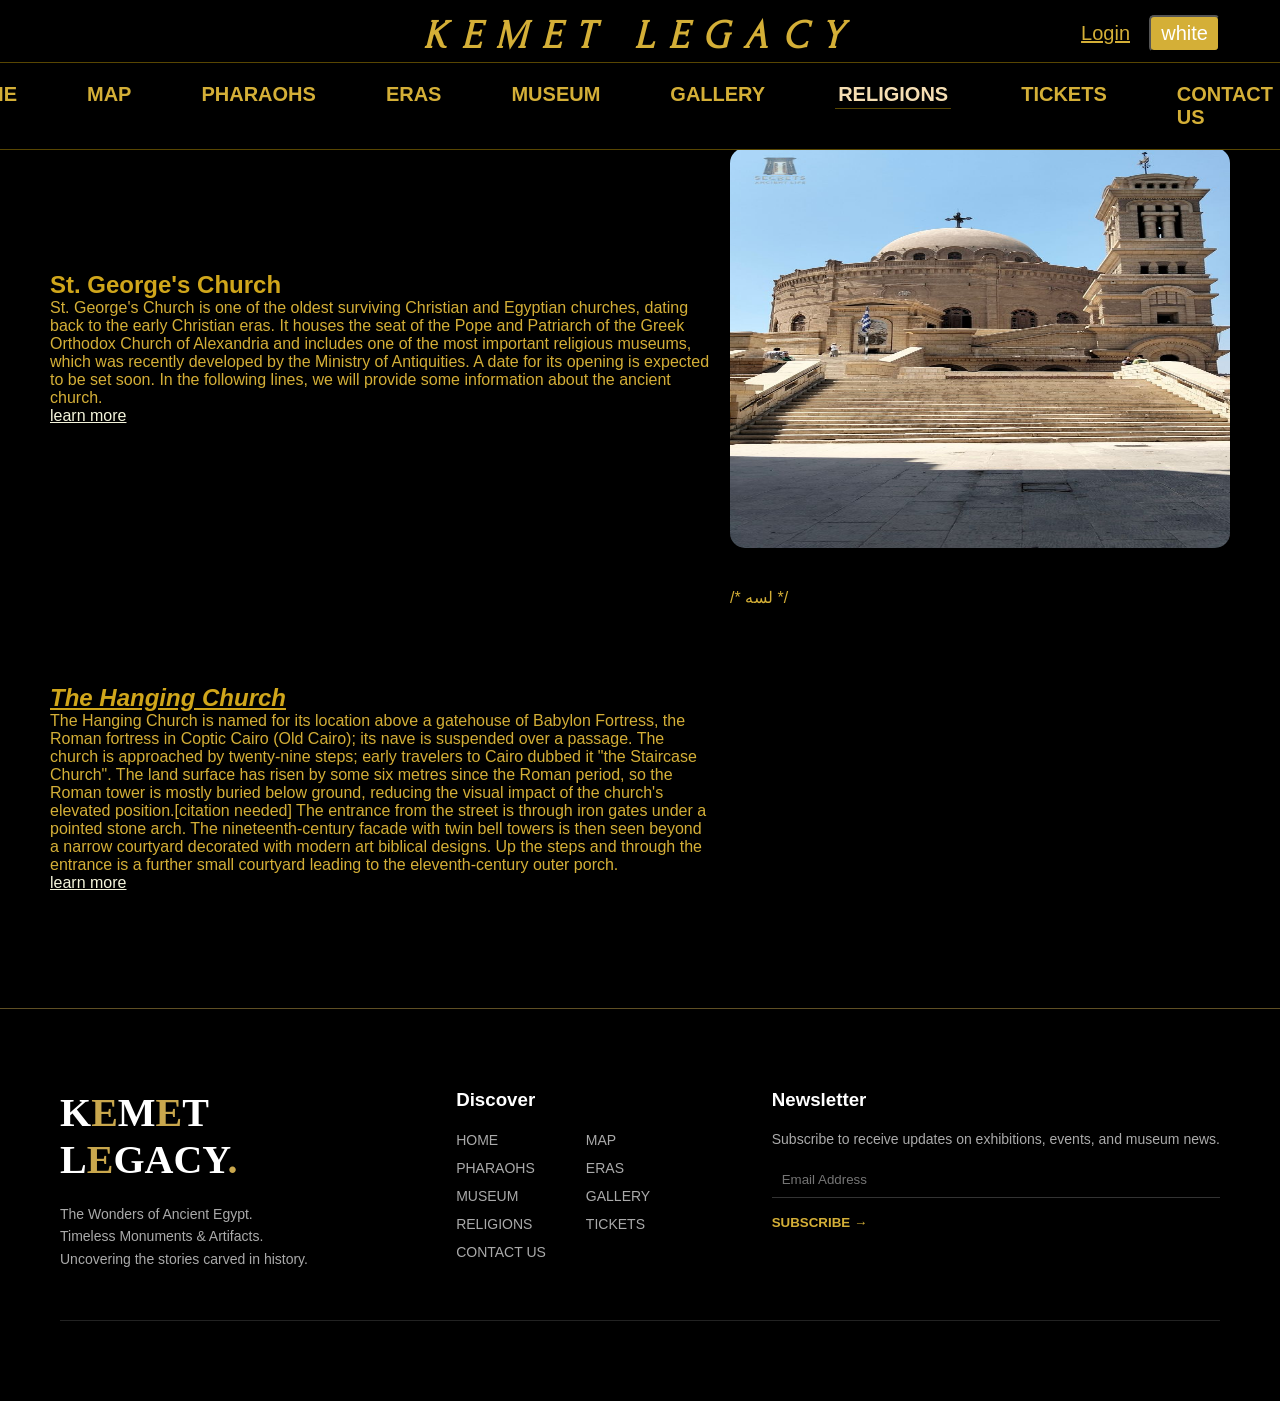
<file: christianity.html>
<!DOCTYPE html>
<html>
    <head>
        <meta charset="UTF-8">
<meta name="viewport" content="width=device-width, initial-scale=1.0">
<title>KEMET LEGACY | RELIGIONS</title>
<link
      href="https://fonts.googleapis.com/css2?family=Forum&display=swap"
      rel="stylesheet"
    />
<header>
    <nav class="nav-head">
        <div class="brand">
        <button id="theme1">white</button> <button id="theme2">black</button>
        <h1><i>KEMET LEGACY</i></h1>
                  <a href="login.html" class="login"> Login</a>
        </div>
        <div class="nav-bar">
        <ul class="head">
            <li><a href="index.html">HOME</a></li>
            <li><a href="map.html">MAP</a></li>
            <li><a href="pharaohs.html">PHARAOHS</a></li>
            <li><a href="eras.html">ERAS</a></li>
            <li><a href="museum.html">MUSEUM</a></li>
            <li><a href="gallery.html">GALLERY</a></li>
            <li><a class="active" href="religions.html">RELIGIONS</a></li>
            <li><a href="tickets.html">TICKETS</a></li>
            <li><a href="contact.html">CONTACT US</a></li>
        </ul>
        </div>
    </nav>
    </header>

<link rel="stylesheet" href="my_css7.css">
    <style>
    </style>
    </head>
<body>
    <div class="main">
        <div class="text">
        <h2>St. George's Church</h2>       
        <p>
            St. George's Church is one of the oldest surviving Christian and Egyptian churches, dating back to the early Christian eras.
            It houses the seat of the Pope and Patriarch of the Greek Orthodox Church of Alexandria and includes one of the most important religious museums, which was recently developed by the Ministry of Antiquities.
            A date for its opening is expected to be set soon. In the following lines, we will provide some information about the ancient church.
        </p>
        <li class="link";><a style="color:#F5F5DC" href="https://www.youm7.com/story/2018/6/3/%D8%B3-%D9%88%D8%AC-%D9%83%D9%84-%D9%85%D8%A7-%D8%AA%D8%B1%D9%8A%D8%AF-%D9%85%D8%B9%D8%B1%D9%81%D8%AA%D9%87-%D8%B9%D9%86-%D9%83%D9%86%D9%8A%D8%B3%D8%A9-%D9%85%D8%A7%D8%B1-%D8%AC%D8%B1%D8%AC%D8%B3/3818206">learn more</a></li>
        </div>
        <div class="images-sidebar">
        <img src="imgs/church.jpg" alt="church" height="100%" width="100%" style="border-radius: 15px;">
        </div>
    </div>
<div class="main">
    <div class="text">
        <h2 style="font-style:italic;text-decoration-line:underline;">The Hanging Church</h2>
    
<p>
    The Hanging Church is named for its location above a gatehouse of Babylon Fortress, the Roman fortress in Coptic Cairo (Old Cairo); its nave is suspended over a passage.
    The church is approached by twenty-nine steps; early travelers to Cairo dubbed it "the Staircase Church". 
    The land surface has risen by some six metres since the Roman period, so the Roman tower is mostly buried below ground, reducing the visual impact of the church's elevated position.[citation needed]
    The entrance from the street is through iron gates under a pointed stone arch. The nineteenth-century facade with twin bell towers is then seen beyond a narrow courtyard decorated with modern art biblical designs. 
    Up the steps and through the entrance is a further small courtyard leading to the eleventh-century outer porch.
</p>
<li class="link";><a style="color:#F5F5DC" href="https://youtu.be/5cNl1jelDyQ?list=TLPQMzAwNDIwMjatkH_D9i3J9w">learn more</a></li>
</div>
            <div class="images-sidebar">
            <img class="wrap photo_1" src="imgs/photo1.jpg" alt="church" height="150px" width="200px">
            <img class="wrap photo_2" src="imgs/photo4.JPG" alt="church" height="150px" width="200px">
            <img class="wrap photo_3" src="imgs/photo5.jpg" alt="church" height="150px" width="200px">
            <img class="wrap photo_4" src="imgs/photo6.jpg" alt="church" height="150px" width="200px">
            <img class="wrap photo_5" src="imgs/photo8.jpg" alt="church" height="150px" width="200px"> /* لسه */
            <img class="wrap photo_6" src="imgs/photo9.webp" alt="church" height="150px" width="200px">
            </div>
</div>
</div>
<!-- =======footer start======== -->
        <footer class="footer">
    <div class="footer-container">

    <!-- LEFT -->
    <div class="footer-left">
        <h1 class="logo">K<span class="gold">E</span>M<span class="gold">E</span>T L<span class="gold">E</span>GACY<span
            class="gold">.</span></h1>
        <p>
        The Wonders of Ancient Egypt.<br>
        Timeless Monuments & Artifacts.<br>
        Uncovering the stories carved in history.
        </p>

        
    </div>
    <!-- DISCOVER -->
    <div class="footer-section">
        <h3>Discover</h3>
        <ul class="discover-grid">
            <li><a href="index.html">HOME</a></li>
            <li><a href="map.html">MAP</a></li>
            <li><a href="pharaohs.html">PHARAOHS</a></li>
            <li><a href="eras.html">ERAS</a></li>
            <li><a href="museum.html">MUSEUM</a></li>
            <li><a href="gallery.html">GALLERY</a></li>
            <li><a href="religions.html">RELIGIONS</a></li>
            <li><a href="tickets.html">TICKETS</a></li>
            <li><a href="contact.html">CONTACT US</a></li>
        </ul>
    </div>

    <!-- NEWSLETTER -->
    <div class="footer-section">
        <h3>Newsletter</h3>
        <p>Subscribe to receive updates on exhibitions, events, and museum news.</p>

        <input type="email" placeholder="Email Address">
        <button class="gold">SUBSCRIBE →</button>
    </div>

    </div>

    <div class="footer-line"></div>
</footer>
        <!-- =======footer end======== -->
    <script src="main7.js"></script>
</body>
</html>
</file>
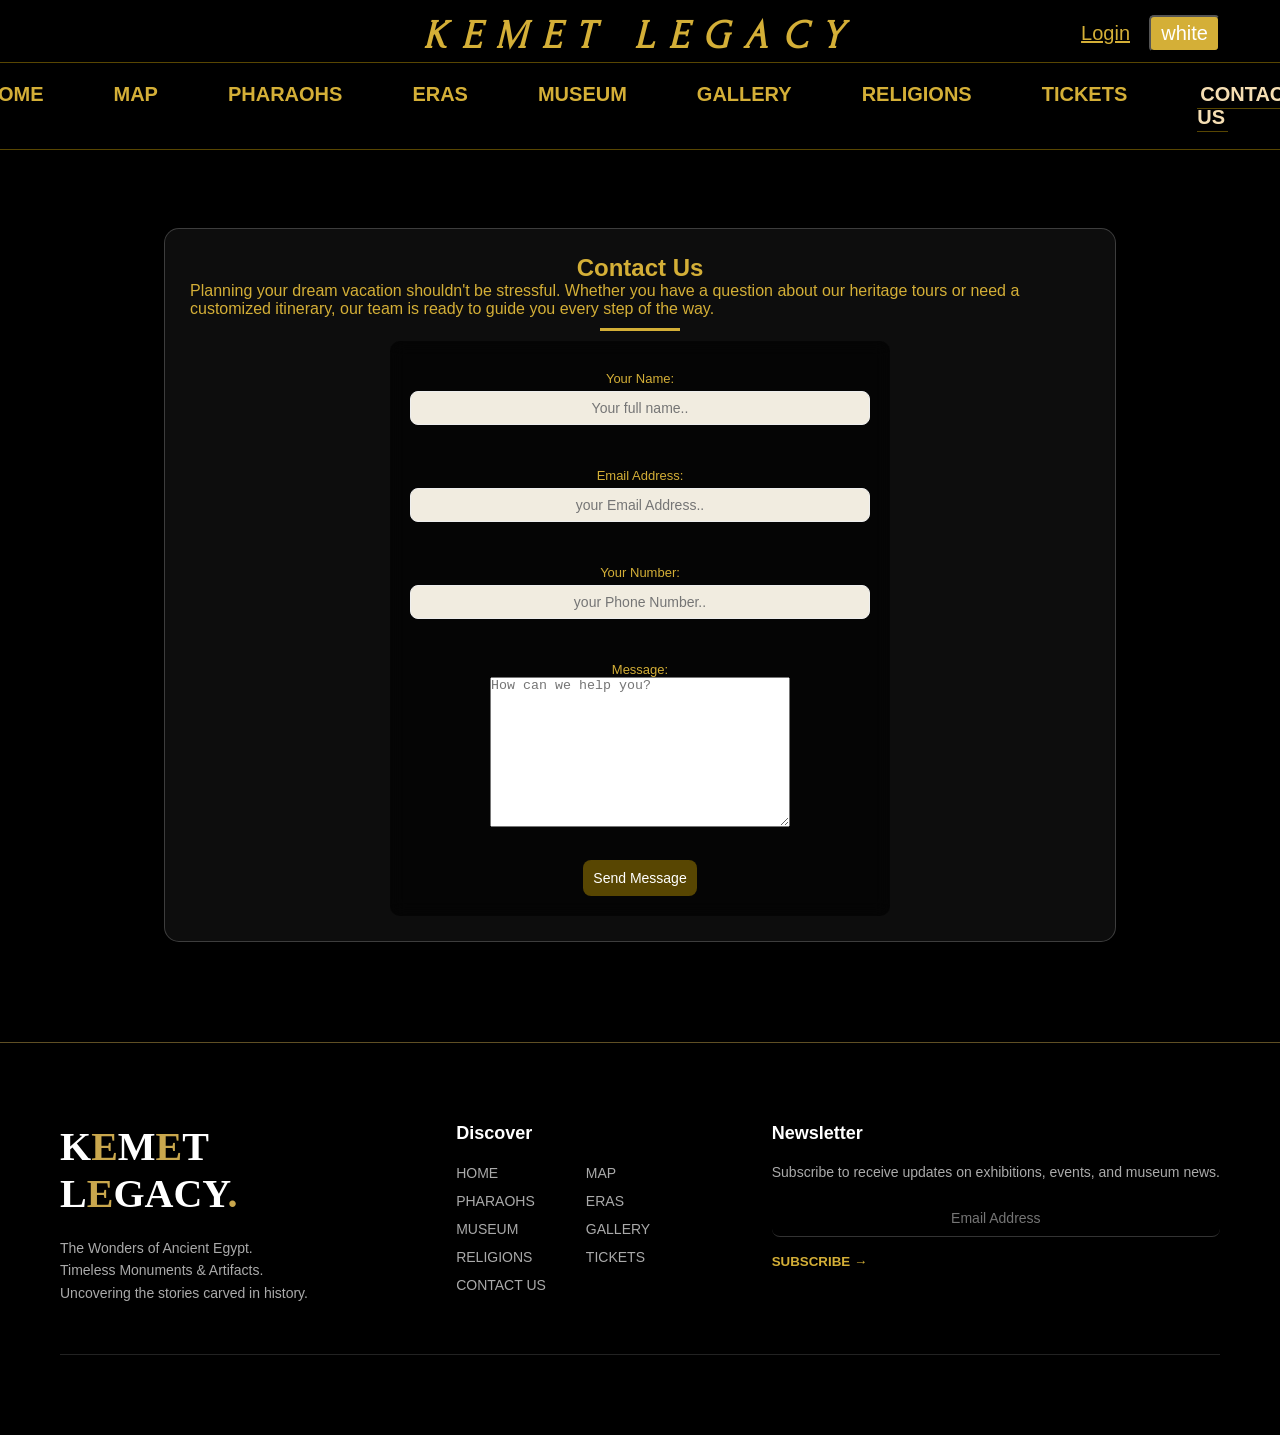
<file: contact.html>
<!doctype html>
<html lang="en">
  <head>
    <meta charset="UTF-8" />
    <meta name="viewport" content="width=device-width, initial-scale=1.0" />
    <link
      rel="stylesheet"
      href="https://fonts.googleapis.com/css2?family=Forum&display=swap"
    />
    <title>KEMET LEGACY | CONTACT</title>
    <link rel="stylesheet" href="style9.css" />
  </head>
  <body>
    <header>
      <nav class="nav-head">
        <div class="brand">
          <button id="theme1">white</button> <button id="theme2">black</button>
          <h1><i>KEMET LEGACY</i></h1>
          <a href="login.html" class="login"> Login</a>
        </div>
        <div class="nav-bar">
          <ul class="head">
            <li><a href="index.html">HOME</a></li>
            <li><a href="map.html">MAP</a></li>
            <li><a href="pharaohs.html">PHARAOHS</a></li>
            <li><a href="eras.html">ERAS</a></li>
            <li><a href="museum.html">MUSEUM</a></li>
            <li><a href="gallery.html">GALLERY</a></li>
            <li><a href="religions.html">RELIGIONS</a></li>
            <li><a href="tickets.html">TICKETS</a></li>
            <li><a class="active" href="contact.html">CONTACT US</a></li>
          </ul>
        </div>
      </nav>
    </header>
    <section class="contact-section">
      <div class="contact-container">
        <div class="contact-contant">
          <h1 id="contact" style="text-align: center">Contact Us</h1>
          <p>
            Planning your dream vacation shouldn't be stressful. Whether you
            have a question about our heritage tours or need a customized
            itinerary, our team is ready to guide you every step of the way.
          </p>
          <form class="contact-form" action="#">
            <label>Your Name:</label>
            <input
              type="text"
              id="name"
              placeholder="Your full name.."
              required
            />
            <br />
            <label>Email Address:</label>
            <input
              type="email"
              id="email"
              placeholder="your Email Address.."
              required
            />
            <br />
            <label>Your Number:</label>
            <input
              type="tel"
              id="number"
              placeholder="your Phone Number.."
              required
            />
            <br />
            <label>Message:</label>
            <textarea
              id="message"
              placeholder="How can we help you?"
              style="height: 150px; width: 300px"
              required
            ></textarea>
            <br />
            <button type="submit" id="submit">Send Message</button>
          </form>
        </div>
      </div>
    </section>
    <footer class="footer">
      <div class="footer-container">
        <!-- LEFT -->
        <div class="footer-left">
          <h1 class="logo">
            K<span class="gold">E</span>M<span class="gold">E</span>T L<span
              class="gold"
              >E</span
            >GACY<span class="gold">.</span>
          </h1>
          <p>
            The Wonders of Ancient Egypt.<br />
            Timeless Monuments & Artifacts.<br />
            Uncovering the stories carved in history.
          </p>

          
        </div>

        <!-- DISCOVER -->
        <div class="footer-section">
          <h5>Discover</h5>
          <ul class="discover-grid">
            <li><a href="index.html">HOME</a></li>
            <li><a href="map.html">MAP</a></li>
            <li><a href="pharaohs.html">PHARAOHS</a></li>
            <li><a href="eras.html">ERAS</a></li>
            <li><a href="museum.html">MUSEUM</a></li>
            <li><a href="gallery.html">GALLERY</a></li>
            <li><a href="religions.html">RELIGIONS</a></li>
            <li><a href="tickets.html">TICKETS</a></li>
            <li><a href="contact.html">CONTACT US</a></li>
          </ul>
        </div>

        <!-- NEWSLETTER -->
        <div class="footer-section">
          <h5>Newsletter</h5>
          <p>
            Subscribe to receive updates on exhibitions, events, and museum
            news.
          </p>

          <input type="email" placeholder="Email Address" />
          <button class="gold">SUBSCRIBE →</button>
        </div>
      </div>

      <div class="footer-line"></div>
    </footer>
    <script src="main9.js"></script>
  </body>
</html>
</file>
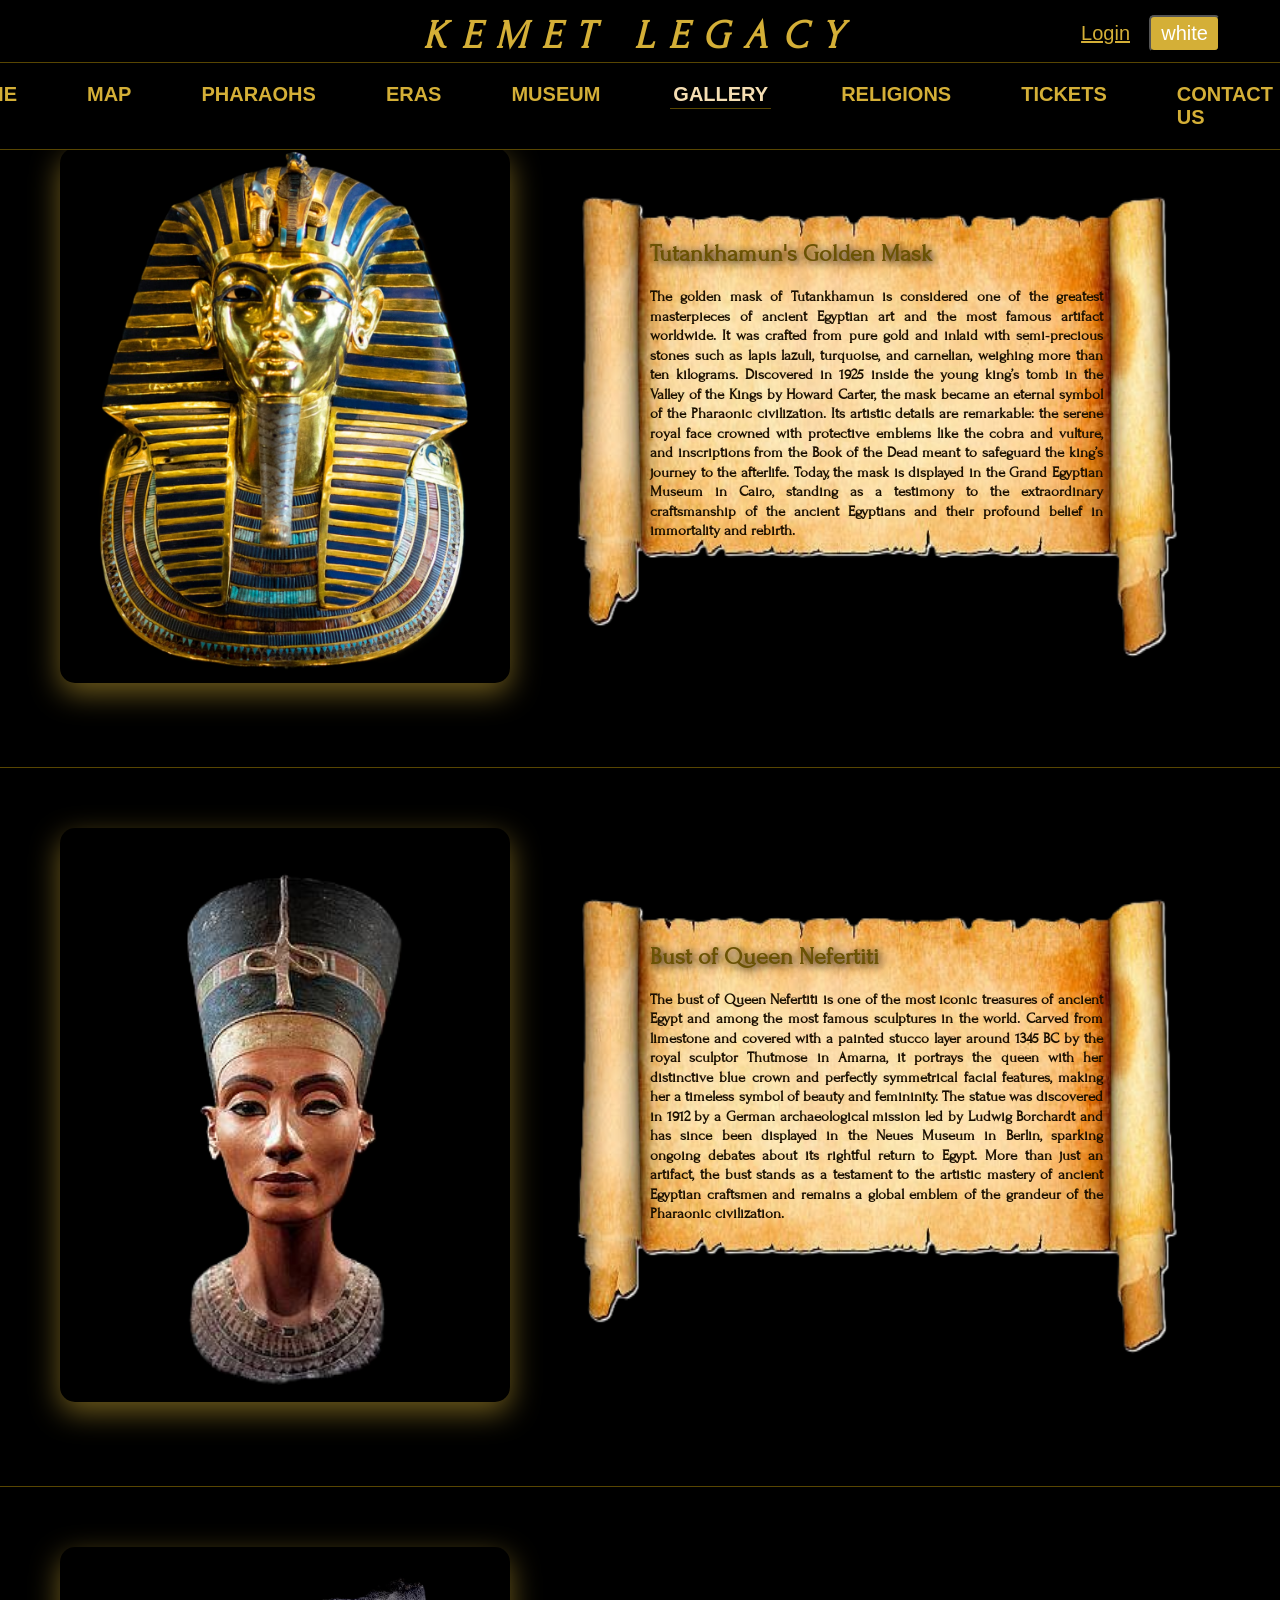
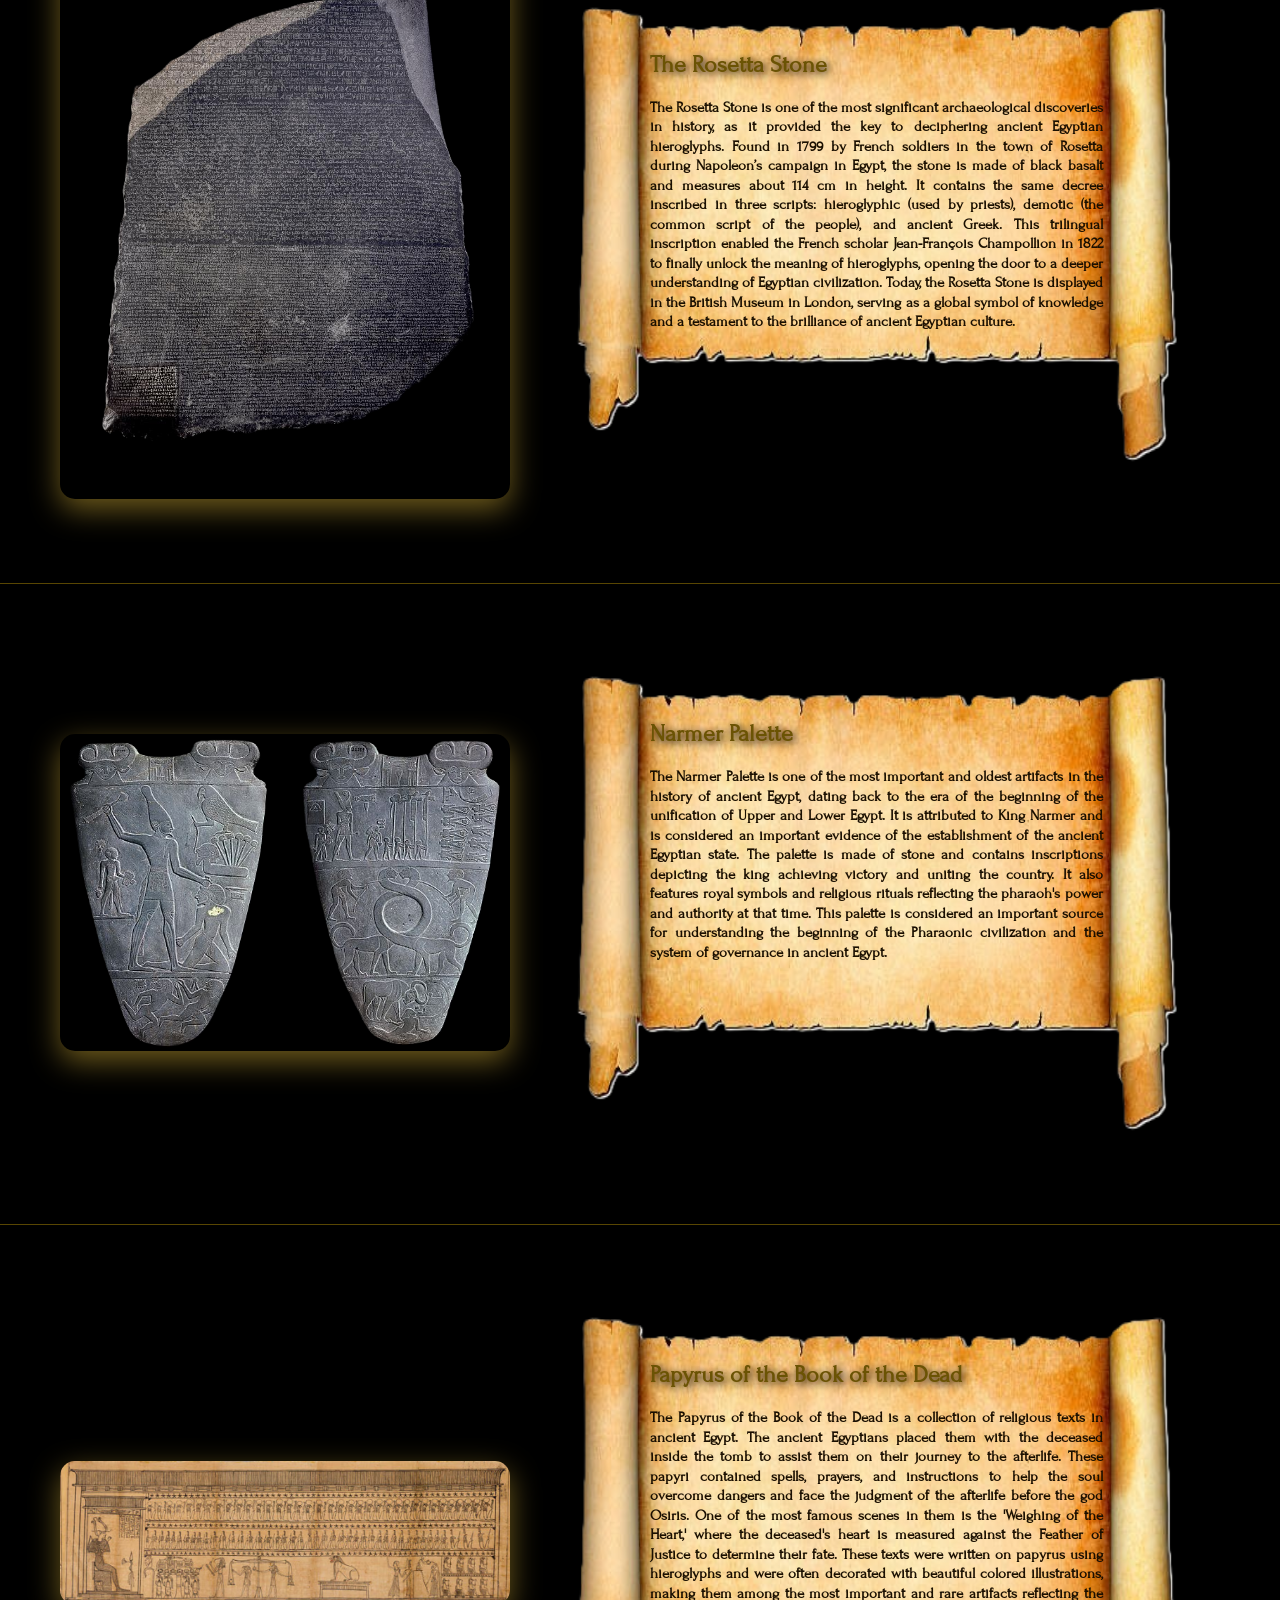
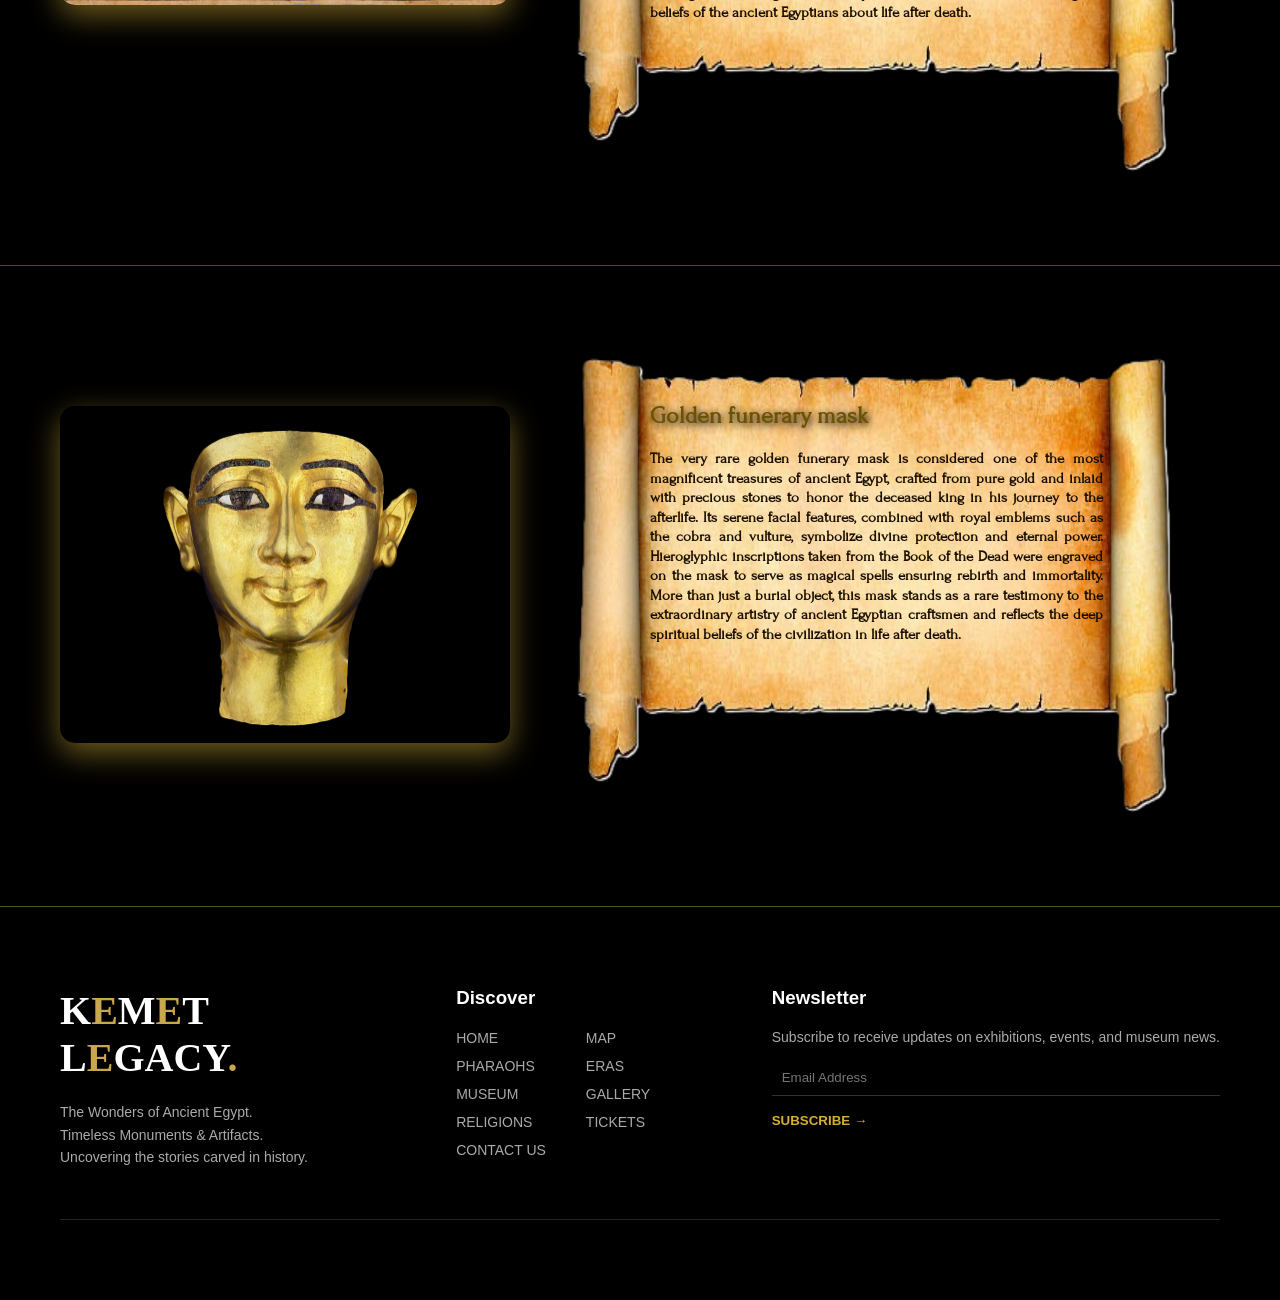
<file: gallery.html>
<!DOCTYPE html>
<html lang="en">
    <head>
        <meta charset="UTF-8">
        <meta name="viewport" content="width=device-width, initial-scale=1.0">
        <title>KEMET LEGACY | GALLERY</title>
        <link href="https://fonts.googleapis.com/css2?family=Forum&display=swap" rel="stylesheet">
        <link rel="stylesheet" href="style6.css">

    </head>
    <body>
        <header>
        <nav class="nav-head">
            <div class="brand">
            <h1><i>KEMET LEGACY</i></h1>
            <button id="theme1">white</button> <button id="theme2">black</button>
            <a href="login.html" class="login"> Login</a>
            </div>
            <div class="nav-bar">
            <ul class="head">
                <li><a href="index.html">HOME</a></li>
                <li><a href="map.html">MAP</a></li>
                <li><a href="pharaohs.html">PHARAOHS</a></li>
                <li><a href="eras.html">ERAS</a></li>
                <li><a href="museum.html">MUSEUM</a></li>
                <li><a class="active" href="gallery.html">GALLERY</a></li>
                <li><a href="religions.html">RELIGIONS</a></li>
                <li><a href="tickets.html">TICKETS</a></li>
                <li><a href="contact.html">CONTACT US</a></li>
            </ul>
            </div>
        </nav>
        </header>
        <main>
        <section class="gallery">
            <div class="gallery-container">
                <div class="item">
                    <img src="imgs/WhatsApp_Image_2026-04-26_at_11.16.21_PM.png" alt="">
                </div>
                <div class="item-overlay">
                    <div class="text">
                        <h2>Tutankhamun's Golden Mask</h2>
                        <p>The golden mask of Tutankhamun is considered one of the greatest masterpieces of ancient Egyptian art and the most famous artifact worldwide. It was crafted from pure gold and inlaid with semi‑precious stones such as lapis lazuli, turquoise, and carnelian, weighing more than ten kilograms. Discovered in 1925 inside the young king’s tomb in the Valley of the Kings by Howard Carter, the mask became an eternal symbol of the Pharaonic civilization. Its artistic details are remarkable: the serene royal face crowned with protective emblems like the cobra and vulture, and inscriptions from the Book of the Dead meant to safeguard the king’s journey to the afterlife. Today, the mask is displayed in the Grand Egyptian Museum in Cairo, standing as a testimony to the extraordinary craftsmanship of the ancient Egyptians and their profound belief in immortality and rebirth.</p>
                    </div>
                </div>
            </div>
            <hr>
            <div class="gallery-container">
                <div class="item">
                    <img src="imgs/nefertiti-egyptian-school.png" alt="">
                </div>
                <div class="item-overlay">
                    <div class="text">
                        <h2>Bust of Queen Nefertiti</h2>
                        <p>The bust of Queen Nefertiti is one of the most iconic treasures of ancient Egypt and among the most famous sculptures in the world. Carved from limestone and covered with a painted stucco layer around 1345 BC by the royal sculptor Thutmose in Amarna, it portrays the queen with her distinctive blue crown and perfectly symmetrical facial features, making her a timeless symbol of beauty and femininity. The statue was discovered in 1912 by a German archaeological mission led by Ludwig Borchardt and has since been displayed in the Neues Museum in Berlin, sparking ongoing debates about its rightful return to Egypt. More than just an artifact, the bust stands as a testament to the artistic mastery of ancient Egyptian craftsmen and remains a global emblem of the grandeur of the Pharaonic civilization.</p>
                    </div>
                </div>
            </div>
            <hr>
            <div class="gallery-container">
                <div class="item">
                    <img src="imgs/mid_00006109_003.png" alt="">
                </div>
                <div class="item-overlay">
                    <div class="text">
                        <h2>The Rosetta Stone</h2>
                        <p>The Rosetta Stone is one of the most significant archaeological discoveries in history, as it provided the key to deciphering ancient Egyptian hieroglyphs. Found in 1799 by French soldiers in the town of Rosetta during Napoleon’s campaign in Egypt, the stone is made of black basalt and measures about 114 cm in height. It contains the same decree inscribed in three scripts: hieroglyphic (used by priests), demotic (the common script of the people), and ancient Greek. This trilingual inscription enabled the French scholar Jean-François Champollion in 1822 to finally unlock the meaning of hieroglyphs, opening the door to a deeper understanding of Egyptian civilization. Today, the Rosetta Stone is displayed in the British Museum in London, serving as a global symbol of knowledge and a testament to the brilliance of ancient Egyptian culture.</p>
                    </div>
                </div>
            </div>
            <hr>
            <div class="gallery-container">
                <div class="item">
                    <img src="imgs/Narmer_Palette.png" alt="">
                </div>
                <div class="item-overlay">
                    <div class="text">
                        <h2>Narmer Palette</h2>
                        <p>The Narmer Palette is one of the most important and oldest artifacts in the history of ancient Egypt, dating back to the era of the beginning of the unification of Upper and Lower Egypt. It is attributed to King Narmer and is considered an important evidence of the establishment of the ancient Egyptian state. The palette is made of stone and contains inscriptions depicting the king achieving victory and uniting the country. It also features royal symbols and religious rituals reflecting the pharaoh's power and authority at that time. This palette is considered an important source for understanding the beginning of the Pharaonic civilization and the system of governance in ancient Egypt.</p>
                    </div>
                </div>
            </div>
            <hr>
            <div class="gallery-container">
                <div class="item">
                    <img src="imgs/ce5b5863e881ba7bfebcff8915f26b50ff64dac5-720x230.avif" alt="">
                </div>
                <div class="item-overlay">
                    <div class="text">
                        <h2>Papyrus of the Book of the Dead</h2>
                        <p>The Papyrus of the Book of the Dead is a collection of religious texts in ancient Egypt. The ancient Egyptians placed them with the deceased inside the tomb to assist them on their journey to the afterlife. These papyri contained spells, prayers, and instructions to help the soul overcome dangers and face the judgment of the afterlife before the god Osiris. One of the most famous scenes in them is the 'Weighing of the Heart,' where the deceased's heart is measured against the Feather of Justice to determine their fate. These texts were written on papyrus using hieroglyphs and were often decorated with beautiful colored illustrations, making them among the most important and rare artifacts reflecting the beliefs of the ancient Egyptians about life after death.</p>
                    </div>
                </div>
            </div>
            <hr>
            <div class="gallery-container">
                <div class="item">
                    <img src="imgs/3._funerary_mask_of_Undjebauendjed_final_copy..width-900.46c5f52.png" alt="">
                </div>
                <div class="item-overlay">
                    <div class="text">
                        <h2>Golden funerary mask</h2>
                        <p>The very rare golden funerary mask is considered one of the most magnificent treasures of ancient Egypt, crafted from pure gold and inlaid with precious stones to honor the deceased king in his journey to the afterlife. Its serene facial features, combined with royal emblems such as the cobra and vulture, symbolize divine protection and eternal power. Hieroglyphic inscriptions taken from the Book of the Dead were engraved on the mask to serve as magical spells ensuring rebirth and immortality. More than just a burial object, this mask stands as a rare testimony to the extraordinary artistry of ancient Egyptian craftsmen and reflects the deep spiritual beliefs of the civilization in life after death.</p>
                    </div>
                </div>
            </div>
        </section>
        <footer class="footer">
    <div class="footer-container">

      <!-- LEFT -->
      <div class="footer-left">
        <h1 class="logo">K<span class="gold">E</span>M<span class="gold">E</span>T L<span class="gold">E</span>GACY<span
            class="gold">.</span></h1>
        <p>
          The Wonders of Ancient Egypt.<br>
          Timeless Monuments & Artifacts.<br>
          Uncovering the stories carved in history.
        </p>

        
      </div>

      <!-- DISCOVER -->
      <div class="footer-section">
        <h3>Discover</h3>
        <ul class="discover-grid">
          <li><a href="index.html">HOME</a></li>
          <li><a href="map.html">MAP</a></li>
          <li><a href="pharaohs.html">PHARAOHS</a></li>
          <li><a href="eras.html">ERAS</a></li>
          <li><a href="museum.html">MUSEUM</a></li>
          <li><a href="gallery.html">GALLERY</a></li>
          <li><a href="religions.html">RELIGIONS</a></li>
          <li><a href="tickets.html">TICKETS</a></li>
          <li><a href="contact.html">CONTACT US</a></li>
        </ul>
      </div>

      <!-- NEWSLETTER -->
      <div class="footer-section">
        <h3>Newsletter</h3>
        <p>Subscribe to receive updates on exhibitions, events, and museum news.</p>

        <input type="email" placeholder="Email Address">
        <button class="gold">SUBSCRIBE →</button>
      </div>

    </div>

    <div class="footer-line"></div>
 </footer>
 <script src="main.js"></script>
    </body>
</html>
</file>
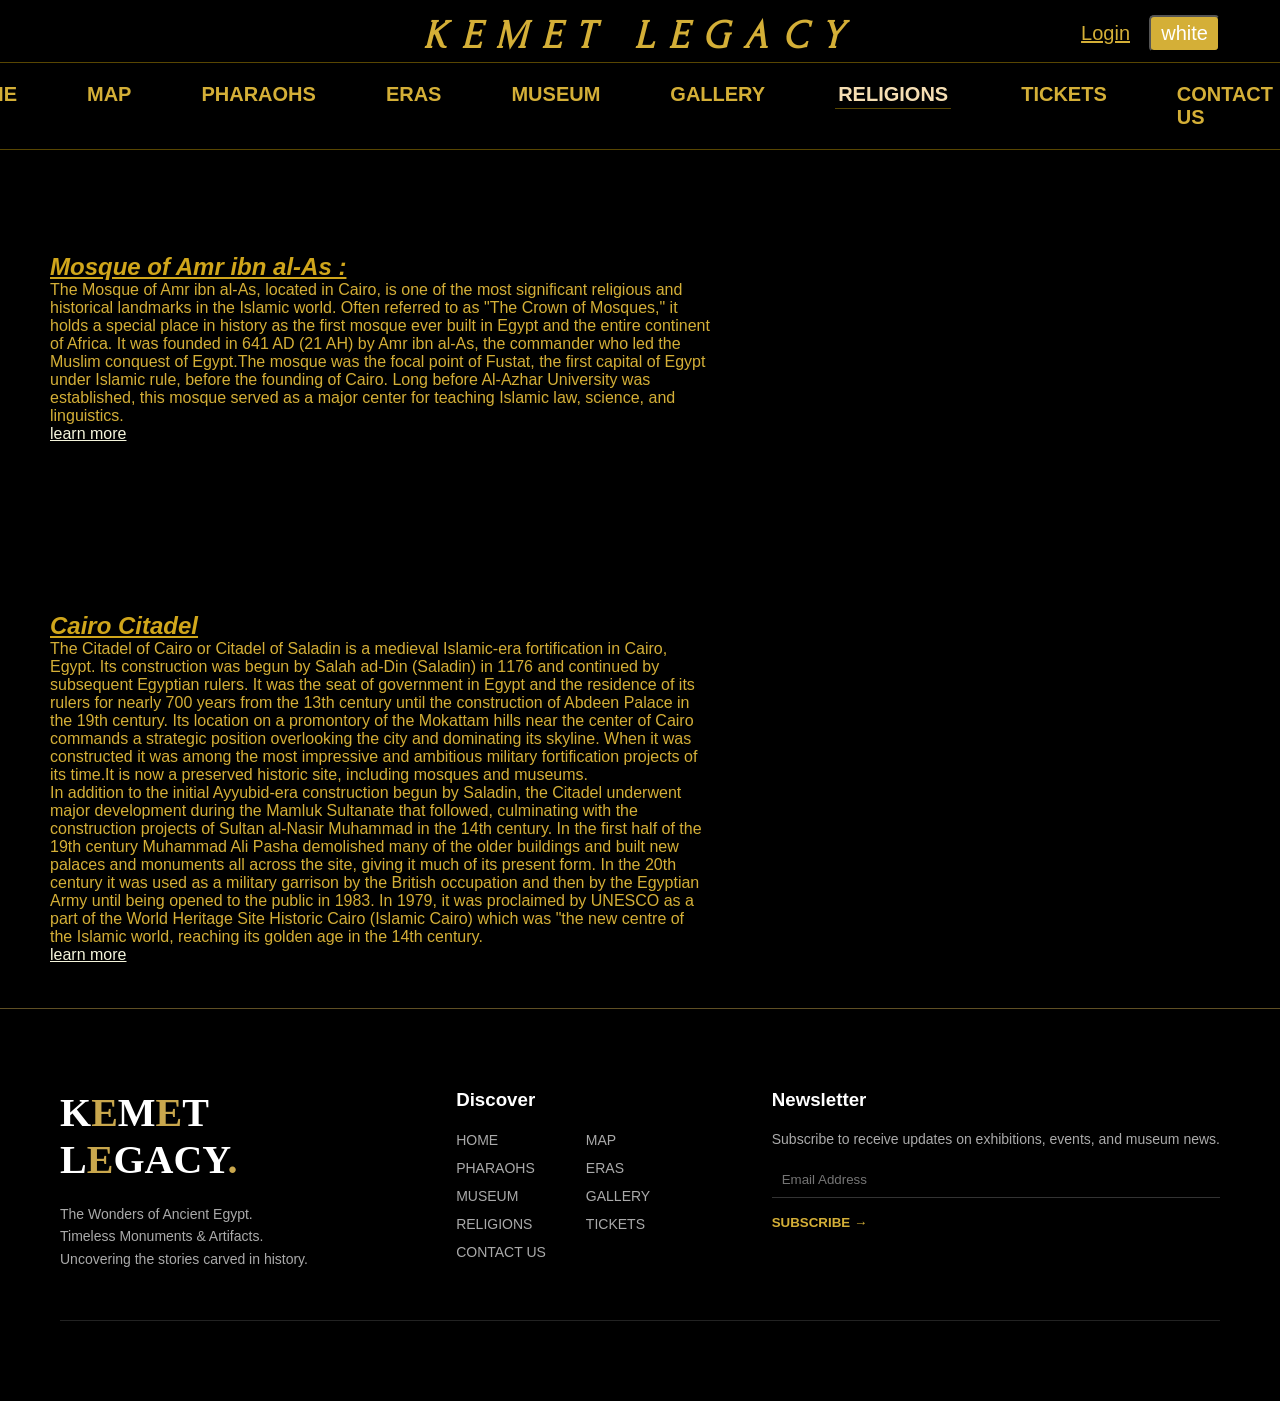
<file: islam.html>
<!doctype html>
<html>
  <head>
    <meta charset="UTF-8" />
    <meta name="viewport" content="width=device-width, initial-scale=1.0" />
    <title>KEMET LEGACY | RELIGIONS</title>
    <link
      href="https://fonts.googleapis.com/css2?family=Forum&display=swap"
      rel="stylesheet"
    />
    <header>
      <nav class="nav-head">
        <div class="brand">
          <button id="theme1">white</button> <button id="theme2">black</button>
          <h1><i>KEMET LEGACY</i></h1>
          <a href="login.html" class="login"> Login</a>
        </div>
        <div class="nav-bar">
          <ul class="head">
            <li><a href="index.html">HOME</a></li>
            <li><a href="map.html">MAP</a></li>
            <li><a href="pharaohs.html">PHARAOHS</a></li>
            <li><a href="eras.html">ERAS</a></li>
            <li><a href="museum.html">MUSEUM</a></li>
            <li><a href="gallery.html">GALLERY</a></li>
            <li><a class="active" href="religions.html">RELIGIONS</a></li>
            <li><a href="tickets.html">TICKETS</a></li>
            <li><a href="contact.html">CONTACT US</a></li>
          </ul>
        </div>
      </nav>
    </header>

    <link rel="stylesheet" href="my_css7.css" />
  </head>
  <body>
    <div class="main">
      <div class="text">
        <h2 style="font-style: italic; text-decoration-line: underline">
          Mosque of Amr ibn al-As :
        </h2>
        <p>
          The Mosque of Amr ibn al-As, located in Cairo, is one of the most
          significant religious and historical landmarks in the Islamic world.
          Often referred to as "The Crown of Mosques," it holds a special place
          in history as the first mosque ever built in Egypt and the entire
          continent of Africa. It was founded in 641 AD (21 AH) by Amr ibn
          al-As, the commander who led the Muslim conquest of Egypt.The mosque
          was the focal point of Fustat, the first capital of Egypt under
          Islamic rule, before the founding of Cairo. Long before Al-Azhar
          University was established, this mosque served as a major center for
          teaching Islamic law, science, and linguistics.
        </p>
        <li class="link" ;>
          <a
            style="color: #f5f5dc"
            href="https://egymonuments.gov.eg/monuments/the-mosque-of-amr-ibn-al-as/"
            >learn more</a
          >
        </li>
      </div>
      <div class="images-sidebar">
        <img
          class="wrap image_1"
          src="imgs/image.png"
          alt="mosque"
          height="150px"
          width="200px"
        />
        <img
          class="wrap image_2"
          src="imgs/image.jpg"
          alt="mosque"
          height="150px"
          width="200px"
        />
        <img
          class="wrap image_3"
          src="imgs/image2.jpg"
          alt="mosque"
          height="150px"
          width="200px"
        />
        <img
          class="wrap image_4"
          src="imgs/image3.jpg"
          alt="mosque"
          height="150px"
          width="200px"
        />
        <img
          class="wrap image_5"
          src="imgs/mosque.JPG"
          alt="mosque"
          height="150px"
          width="200px"
        />
        <img
          class="wrap image_6"
          src="imgs/image4.jpg"
          alt="mosque"
          height="150px"
          width="200px"
        />
      </div>
    </div>
    <div class="main">
      <div class="text">
        <h2 style="font-style: italic; text-decoration-line: underline">
          Cairo Citadel
        </h2>
        <p>
          The Citadel of Cairo or Citadel of Saladin is a medieval Islamic-era
          fortification in Cairo, Egypt. Its construction was begun by Salah
          ad-Din (Saladin) in 1176 and continued by subsequent Egyptian rulers.
          It was the seat of government in Egypt and the residence of its rulers
          for nearly 700 years from the 13th century until the construction of
          Abdeen Palace in the 19th century. Its location on a promontory of the
          Mokattam hills near the center of Cairo commands a strategic position
          overlooking the city and dominating its skyline. When it was
          constructed it was among the most impressive and ambitious military
          fortification projects of its time.It is now a preserved historic
          site, including mosques and museums.
        </p>
        <p>
          In addition to the initial Ayyubid-era construction begun by Saladin,
          the Citadel underwent major development during the Mamluk Sultanate
          that followed, culminating with the construction projects of Sultan
          al-Nasir Muhammad in the 14th century. In the first half of the 19th
          century Muhammad Ali Pasha demolished many of the older buildings and
          built new palaces and monuments all across the site, giving it much of
          its present form. In the 20th century it was used as a military
          garrison by the British occupation and then by the Egyptian Army until
          being opened to the public in 1983. In 1979, it was proclaimed by
          UNESCO as a part of the World Heritage Site Historic Cairo (Islamic
          Cairo) which was "the new centre of the Islamic world, reaching its
          golden age in the 14th century.
        </p>
        <li class="link" ;>
          <a
            style="color: #f5f5dc"
            href="https://egymonuments.gov.eg/en/archaeological-sites/cairo-citadel/"
            >learn more</a
          >
        </li>
      </div>
      <div class="images-sidebar">
        <img class="wrap cetadel1" src="imgs/citadel1.jpg" />
        <img class="wrap cetadel2" src="imgs/citadel2.jpg" />
        <img class="wrap cetadel3" src="imgs/citadel3.jpg" />
        <img class="wrap cetadel4" src="imgs/citadel4.jpg" />
        <img class="wrap cetadel5" src="imgs/citadel5.jpg" />
        <img class="wrap cetadel6" src="imgs/saladin.jpg" />
        <img class="wrap cetadel7" src="imgs/cetadel7.jpg" />
        <img class="wrap cetadel8" src="imgs/cetadel8.jpg" />
      </div>
    </div>
    <!-- =======footer start======== -->
    <footer class="footer">
      <div class="footer-container">
        <!-- LEFT -->
        <div class="footer-left">
          <h1 class="logo">
            K<span class="gold">E</span>M<span class="gold">E</span>T L<span
              class="gold"
              >E</span
            >GACY<span class="gold">.</span>
          </h1>
          <p>
            The Wonders of Ancient Egypt.<br />
            Timeless Monuments & Artifacts.<br />
            Uncovering the stories carved in history.
          </p>

         
        </div>

        <!-- DISCOVER -->
        <div class="footer-section">
          <h3>Discover</h3>
          <ul class="discover-grid">
            <li><a href="index.html">HOME</a></li>
            <li><a href="map.html">MAP</a></li>
            <li><a href="pharaohs.html">PHARAOHS</a></li>
            <li><a href="eras.html">ERAS</a></li>
            <li><a href="museum.html">MUSEUM</a></li>
            <li><a href="gallery.html">GALLERY</a></li>
            <li><a href="religions.html">RELIGIONS</a></li>
            <li><a href="tickets.html">TICKETS</a></li>
            <li><a href="contact.html">CONTACT US</a></li>
          </ul>
        </div>

        <!-- NEWSLETTER -->
        <div class="footer-section">
          <h3>Newsletter</h3>
          <p>
            Subscribe to receive updates on exhibitions, events, and museum
            news.
          </p>

          <input type="email" placeholder="Email Address" />
          <button class="gold">SUBSCRIBE →</button>
        </div>
      </div>

      <div class="footer-line"></div>
    </footer>
    <!-- =======footer end======== -->
    <script src="main7.js"></script>
  </body>
</html>
</file>
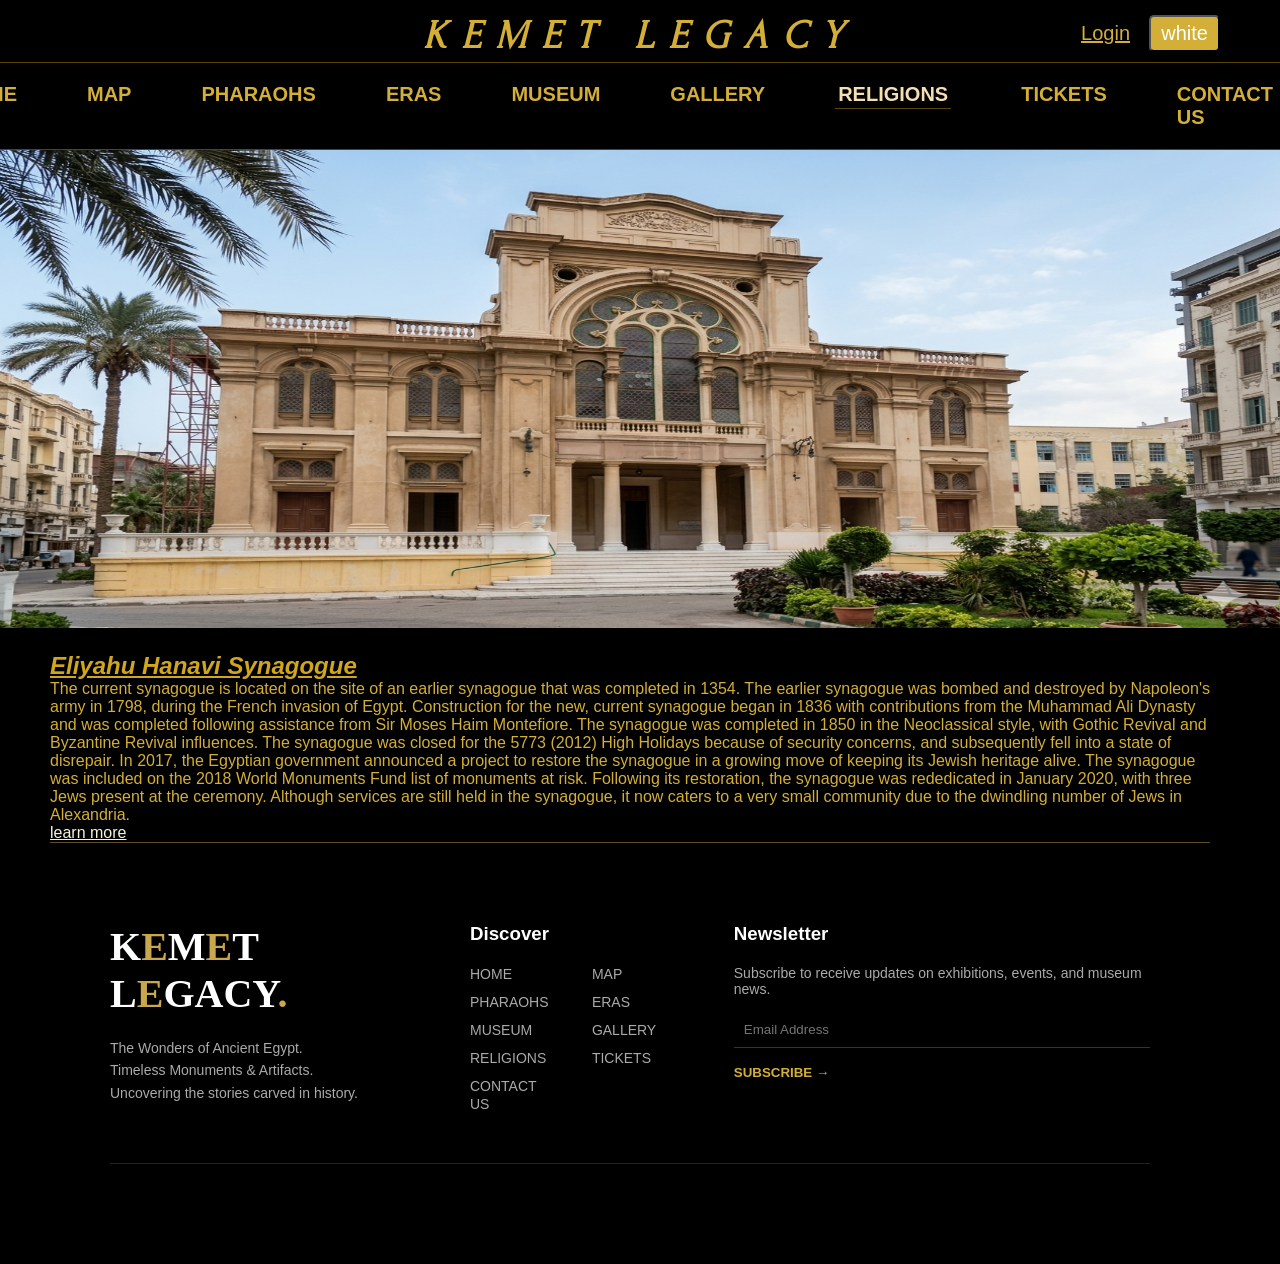
<file: judaism.html>
<!DOCTYPE html>
<html>
    <head>
        <meta charset="UTF-8">
<meta name="viewport" content="width=device-width, initial-scale=1.0">
<title>KEMET LEGACY | RELIGIONS</title>
<link
      href="https://fonts.googleapis.com/css2?family=Forum&display=swap"
      rel="stylesheet"
    />
<header>
    <nav class="nav-head">
        <div class="brand">
        <button id="theme1">white</button> <button id="theme2">black</button>
        <h1><i>KEMET LEGACY</i></h1>
        <a href="login.html" class="login"> Login</a>
        </div>
        <div class="nav-bar">
        <ul class="head">
            <li><a href="index.html">HOME</a></li>
            <li><a href="map.html">MAP</a></li>
            <li><a href="pharaohs.html">PHARAOHS</a></li>
            <li><a href="eras.html">ERAS</a></li>
            <li><a href="museum.html">MUSEUM</a></li>
            <li><a href="gallery.html">GALLERY</a></li>
            <li><a class="active" href="religions.html">RELIGIONS</a></li>
            <li><a href="tickets.html">TICKETS</a></li>
            <li><a href="contact.html">CONTACT US</a></li>
        </ul>
        </div>
    </nav>
    </header>
<link rel="stylesheet" href="my_css7.css">
    </head>
    <body>
        <!-- <div class="images-sidebar"> -->
    <img  src="imgs/yahod.png" alt="church" height="500px" width="100%">
<!-- </div> -->
        <div class="main">
    <div class="text">
        <h2 style="font-style:italic;text-decoration-line:underline;">Eliyahu Hanavi Synagogue</h2>
    
<p>
    The current synagogue is located on the site of an earlier synagogue that was completed in 1354. The earlier synagogue was bombed and destroyed by Napoleon's army in 1798, during the French invasion of Egypt.

Construction for the new, current synagogue began in 1836 with contributions from the Muhammad Ali Dynasty and was completed following assistance from Sir Moses Haim Montefiore. The synagogue was completed in 1850 in the Neoclassical style, with Gothic Revival and Byzantine Revival influences.

The synagogue was closed for the 5773 (2012) High Holidays because of security concerns, and subsequently fell into a state of disrepair. In 2017, the Egyptian government announced a project to restore the synagogue in a growing move of keeping its Jewish heritage alive. The synagogue was included on the 2018 World Monuments Fund list of monuments at risk. Following its restoration, the synagogue was rededicated in January 2020, with three Jews present at the ceremony.

Although services are still held in the synagogue, it now caters to a very small community due to the dwindling number of Jews in Alexandria.
</p>
<li class="link";><a style="color:#F5F5DC" href="https://en.wikipedia.org/wiki/Eliyahu_Hanavi_Synagogue#History">learn more</a></li>

<!-- =======footer start======== -->
        <footer class="footer">
    <div class="footer-container">

      <!-- LEFT -->
      <div class="footer-left">
        <h1 class="logo">K<span class="gold">E</span>M<span class="gold">E</span>T L<span class="gold">E</span>GACY<span
            class="gold">.</span></h1>
        <p>
          The Wonders of Ancient Egypt.<br>
          Timeless Monuments & Artifacts.<br>
          Uncovering the stories carved in history.
        </p>

        
      </div>

      <!-- DISCOVER -->
      <div class="footer-section">
        <h3>Discover</h3>
        <ul class="discover-grid">
            <li><a href="index.html">HOME</a></li>
            <li><a href="map.html">MAP</a></li>
            <li><a href="pharaohs.html">PHARAOHS</a></li>
            <li><a href="eras.html">ERAS</a></li>
            <li><a href="museum.html">MUSEUM</a></li>
            <li><a href="gallery.html">GALLERY</a></li>
            <li><a href="religions.html">RELIGIONS</a></li>
            <li><a href="tickets.html">TICKETS</a></li>
            <li><a href="contact.html">CONTACT US</a></li>
        </ul>
      </div>

      <!-- NEWSLETTER -->
      <div class="footer-section">
        <h3>Newsletter</h3>
        <p>Subscribe to receive updates on exhibitions, events, and museum news.</p>

        <input type="email" placeholder="Email Address">
        <button class="gold">SUBSCRIBE →</button>
      </div>

    </div>

    <div class="footer-line"></div>
  </footer>
        <!-- =======footer end======== -->
<script src="main7.js"></script>
    </body>
</html>
</file>
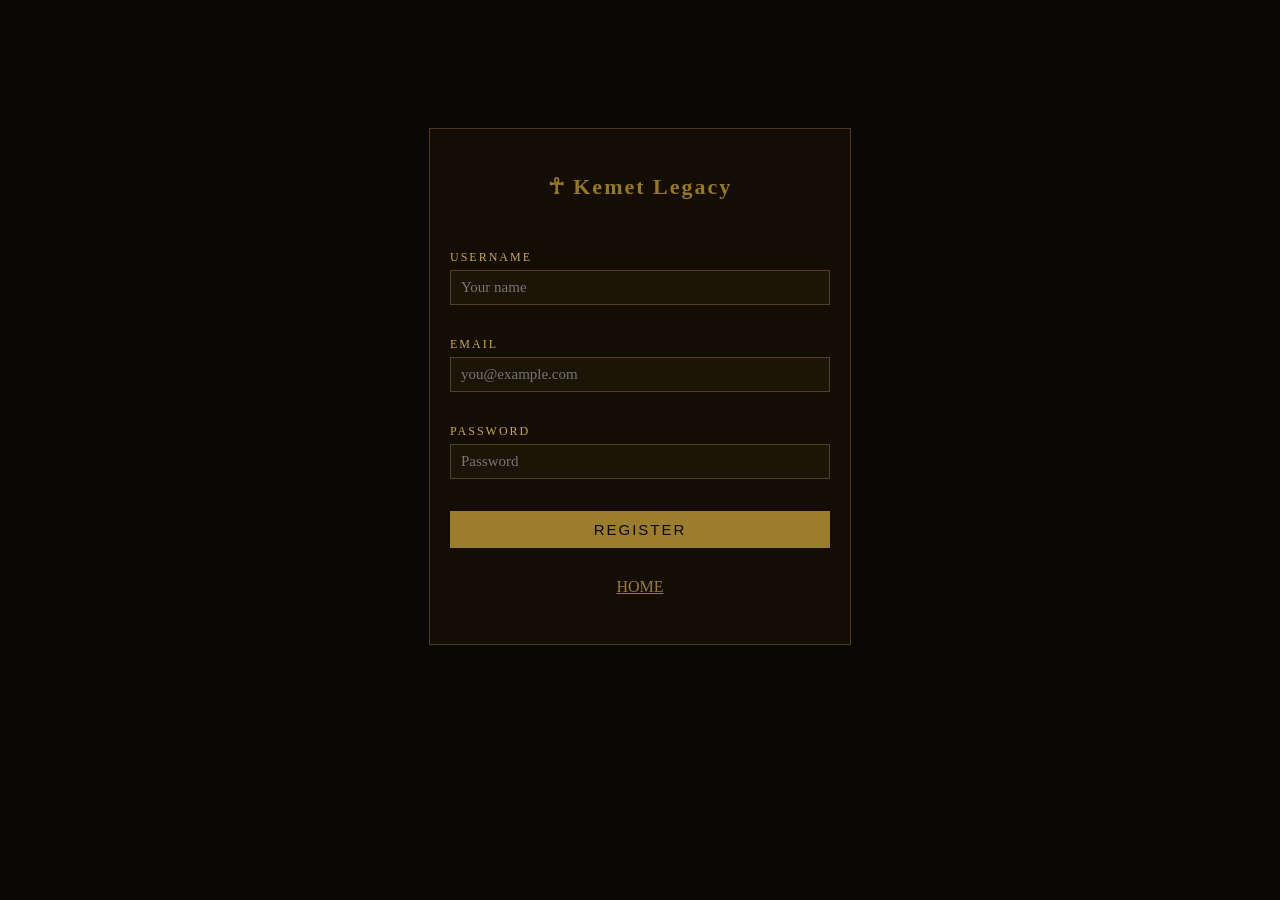
<file: login.html>
<!doctype html>
<html lang="en">
  <head>
    <meta charset="UTF-8" />
    <meta name="viewport" content="width=device-width, initial-scale=1.0" />
    <link href="login-style.css" rel="stylesheet" />
    <title>Document</title>
  </head>
  <body>
    <div class="form">
      <h1>☥ Kemet Legacy</h1>

      <label>Username</label>
      <input type="text" id="username" placeholder="Your name" />

      <label>Email</label>
      <input type="email" id="email" placeholder="you@example.com" />

      <label>Password</label>
      <input type="password" id="password" placeholder="Password" />

      <button type="button" onclick="save()">Register</button>

      <a href="index.html">HOME</a>

      <p id="msg"></p>
    </div>

    <script src="login-script.js"></script>
  </body>
</html>
</file>
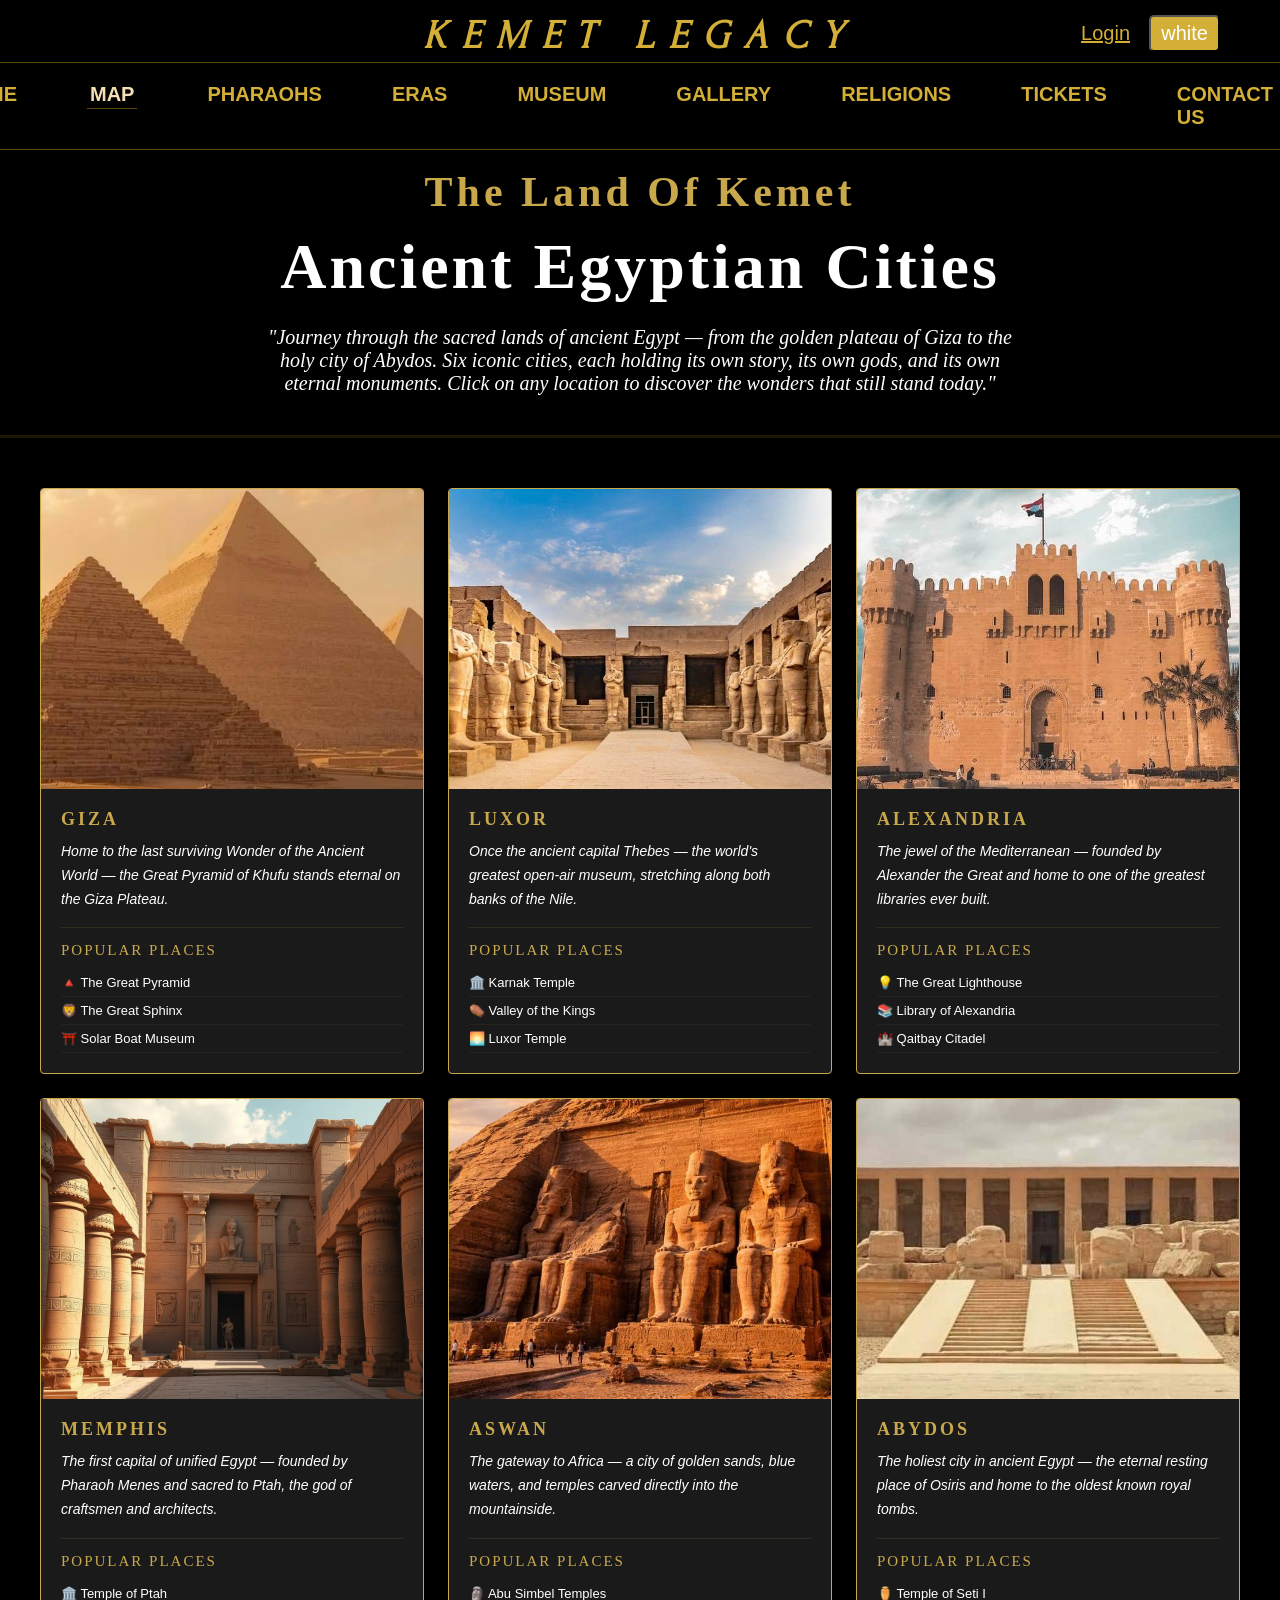
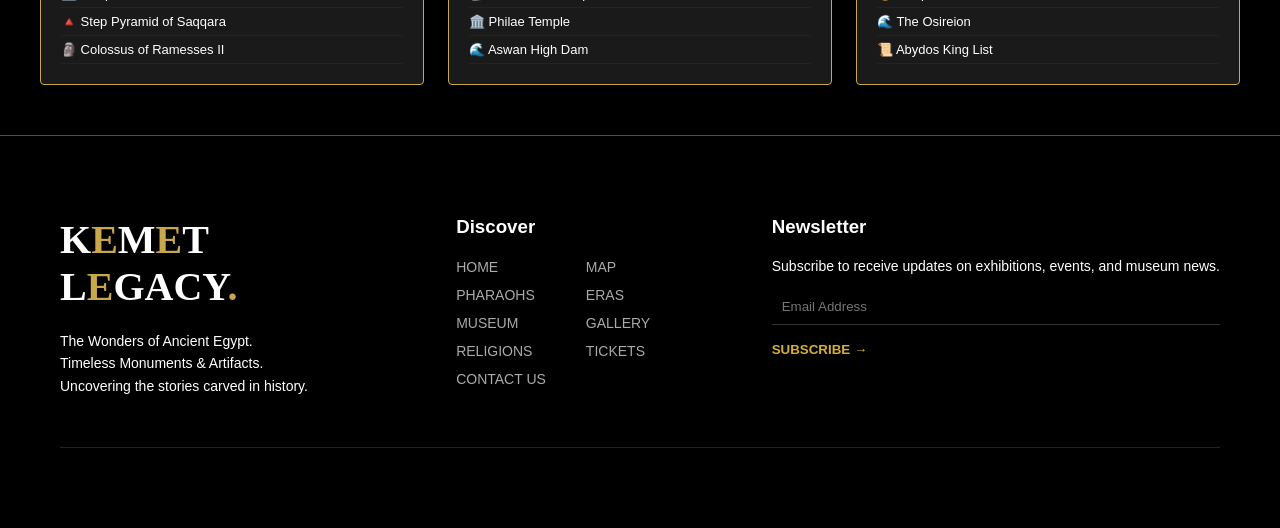
<file: map.html>
<!doctype html>
<html lang="en">
  <head>
    <meta charset="UTF-8" />
    <meta name="viewport" content="width=device-width, initial-scale=1.0" />
    <link href="style2.css" rel="stylesheet" />
    <link
      href="https://fonts.googleapis.com/css2?family=Forum&display=swap"
      rel="stylesheet"
    />
    <title>KEMET LEGACY | MAP</title>
  </head>
  <body>
    <header>
      <nav class="nav-head">
        <div class="brand">
          <h1><i>KEMET LEGACY</i></h1>
          <button id="theme1">white</button> <button id="theme2">black</button>
          <a href="login.html" class="login"> Login</a>
        </div>
        <div class="nav-bar">
          <ul class="head">
            <li><a href="index.html">HOME</a></li>
            <li><a class="active" href="map.html">MAP</a></li>
            <li><a href="pharaohs.html">PHARAOHS</a></li>
            <li><a href="eras.html">ERAS</a></li>
            <li><a href="museum.html">MUSEUM</a></li>
            <li><a href="gallery.html">GALLERY</a></li>
            <li><a href="religions.html">RELIGIONS</a></li>
            <li><a href="tickets.html">TICKETS</a></li>
            <li><a href="contact.html">CONTACT US</a></li>
          </ul>
        </div>
      </nav>
    </header>

    <section class="map-hero">
      <h2
        style="
          font-family: &quot;Cinzel&quot;, serif;
          font-size: 42px;
          letter-spacing: 4px;
          color: #c9a84c;
          margin-bottom: 14px;
          text-transform: capitalize;
        "
      >
        The land of Kemet
      </h2>
      <h3>Ancient Egyptian Cities</h3>
      <p>
        <i>
          "Journey through the sacred lands of ancient Egypt — from the golden
          plateau of Giza to the holy city of Abydos. Six iconic cities, each
          holding its own story, its own gods, and its own eternal monuments.
          Click on any location to discover the wonders that still stand today."
        </i>
      </p>
    </section>

    <section class="cities-cards">
      <div class="city-card">
        <div class="city-img-wrapper">
          <img src="imgs/giza.png" alt="Giza" />
        </div>
        <div class="city-body">
          <h2 class="city-name">GIZA</h2>
          <p class="city-desc">
            Home to the last surviving Wonder of the Ancient World — the Great
            Pyramid of Khufu stands eternal on the Giza Plateau.
          </p>
          <div class="popular-places">
            <p class="places-label">POPULAR PLACES</p>
            <a
              href="https://en.wikipedia.org/wiki/Great_Pyramid_of_Giza"
              target="_blank"
              >🔺 The Great Pyramid</a
            >
            <a
              href="https://en.wikipedia.org/wiki/Great_Sphinx_of_Giza"
              target="_blank"
              >🦁 The Great Sphinx</a
            >
            <a href="https://en.wikipedia.org/wiki/Khufu_ship" target="_blank"
              >⛩️ Solar Boat Museum</a
            >
          </div>
        </div>
      </div>
      <div class="city-card">
        <div class="city-img-wrapper">
          <img src="imgs/luxor.png" alt="Luxor" />
        </div>
        <div class="city-body">
          <h2 class="city-name">LUXOR</h2>
          <p class="city-desc">
            Once the ancient capital Thebes — the world's greatest open-air
            museum, stretching along both banks of the Nile.
          </p>
          <div class="popular-places">
            <p class="places-label">POPULAR PLACES</p>
            <a href="https://en.wikipedia.org/wiki/Karnak" target="_blank"
              >🏛️ Karnak Temple</a
            >
            <a
              href="https://en.wikipedia.org/wiki/Valley_of_the_Kings"
              target="_blank"
              >⚰️ Valley of the Kings</a
            >
            <a href="https://en.wikipedia.org/wiki/Luxor_Temple" target="_blank"
              >🌅 Luxor Temple</a
            >
          </div>
        </div>
      </div>
      <div class="city-card">
        <div class="city-img-wrapper">
          <img src="imgs/alexandria.png" alt="Alexandria" />
        </div>
        <div class="city-body">
          <h2 class="city-name">ALEXANDRIA</h2>
          <p class="city-desc">
            The jewel of the Mediterranean — founded by Alexander the Great and
            home to one of the greatest libraries ever built.
          </p>
          <div class="popular-places">
            <p class="places-label">POPULAR PLACES</p>
            <a
              href="https://en.wikipedia.org/wiki/Lighthouse_of_Alexandria"
              target="_blank"
              >💡 The Great Lighthouse</a
            >
            <a
              href="https://en.wikipedia.org/wiki/Library_of_Alexandria"
              target="_blank"
              >📚 Library of Alexandria</a
            >
            <a
              href="https://en.wikipedia.org/wiki/Citadel_of_Qaitbay"
              target="_blank"
              >🏰 Qaitbay Citadel</a
            >
          </div>
        </div>
      </div>
      <div class="city-card">
        <div class="city-img-wrapper">
          <img src="imgs/memphis.png" alt="Memphis" />
        </div>
        <div class="city-body">
          <h2 class="city-name">MEMPHIS</h2>
          <p class="city-desc">
            The first capital of unified Egypt — founded by Pharaoh Menes and
            sacred to Ptah, the god of craftsmen and architects.
          </p>
          <div class="popular-places">
            <p class="places-label">POPULAR PLACES</p>
            <a href="https://en.wikipedia.org/wiki/Ptah" target="_blank"
              >🏛️ Temple of Ptah</a
            >
            <a
              href="https://en.wikipedia.org/wiki/Pyramid_of_Djoser"
              target="_blank"
              >🔺 Step Pyramid of Saqqara</a
            >
            <a
              href="https://en.wikipedia.org/wiki/Colossus_of_Ramesses_II"
              target="_blank"
              >🗿 Colossus of Ramesses II</a
            >
          </div>
        </div>
      </div>
      <div class="city-card">
        <div class="city-img-wrapper">
          <img src="imgs/aswan.png" alt="Aswan" />
        </div>
        <div class="city-body">
          <h2 class="city-name">ASWAN</h2>
          <p class="city-desc">
            The gateway to Africa — a city of golden sands, blue waters, and
            temples carved directly into the mountainside.
          </p>
          <div class="popular-places">
            <p class="places-label">POPULAR PLACES</p>
            <a
              href="https://en.wikipedia.org/wiki/Abu_Simbel_temples"
              target="_blank"
              >🗿 Abu Simbel Temples</a
            >
            <a href="https://en.wikipedia.org/wiki/Philae" target="_blank"
              >🏛️ Philae Temple</a
            >
            <a
              href="https://en.wikipedia.org/wiki/Aswan_High_Dam"
              target="_blank"
              >🌊 Aswan High Dam</a
            >
          </div>
        </div>
      </div>
      <div class="city-card">
        <div class="city-img-wrapper">
          <img src="imgs/abydos.png" alt="Abydos" />
        </div>
        <div class="city-body">
          <h2 class="city-name">ABYDOS</h2>
          <p class="city-desc">
            The holiest city in ancient Egypt — the eternal resting place of
            Osiris and home to the oldest known royal tombs.
          </p>
          <div class="popular-places">
            <p class="places-label">POPULAR PLACES</p>
            <a
              href="https://en.wikipedia.org/wiki/Temple_of_Seti_I"
              target="_blank"
              >⚱️ Temple of Seti I</a
            >
            <a href="https://en.wikipedia.org/wiki/Osireion" target="_blank"
              >🌊 The Osireion</a
            >
            <a
              href="https://en.wikipedia.org/wiki/Abydos_King_List"
              target="_blank"
              >📜 Abydos King List</a
            >
          </div>
        </div>
      </div>
    </section>
    <footer class="footer">
      <div class="footer-container">
        <!-- LEFT -->
        <div class="footer-left">
          <h1 class="logo">
            K<span class="gold">E</span>M<span class="gold">E</span>T L<span
              class="gold"
              >E</span
            >GACY<span class="gold">.</span>
          </h1>
          <p>
            The Wonders of Ancient Egypt.<br />
            Timeless Monuments & Artifacts.<br />
            Uncovering the stories carved in history.
          </p>

          
        </div>

        <!-- DISCOVER -->
        <div class="footer-section">
          <h3>Discover</h3>
          <ul class="discover-grid">
            <li><a href="index.html">HOME</a></li>
            <li><a href="map.html">MAP</a></li>
            <li><a href="pharaohs.html">PHARAOHS</a></li>
            <li><a href="eras.html">ERAS</a></li>
            <li><a href="museum.html">MUSEUM</a></li>
            <li><a href="gallery.html">GALLERY</a></li>
            <li><a href="religions.html">RELIGIONS</a></li>
            <li><a href="tickets.html">TICKETS</a></li>
            <li><a href="contact.html">CONTACT US</a></li>
          </ul>
        </div>

        <!-- NEWSLETTER -->
        <div class="footer-section">
          <h3>Newsletter</h3>
          <p>
            Subscribe to receive updates on exhibitions, events, and museum
            news.
          </p>

          <input type="email" placeholder="Email Address" />
          <button class="gold">SUBSCRIBE →</button>
        </div>
      </div>

      <div class="footer-line"></div>
    </footer>
    <script src="script2.js"></script>
  </body>
</html>
</file>
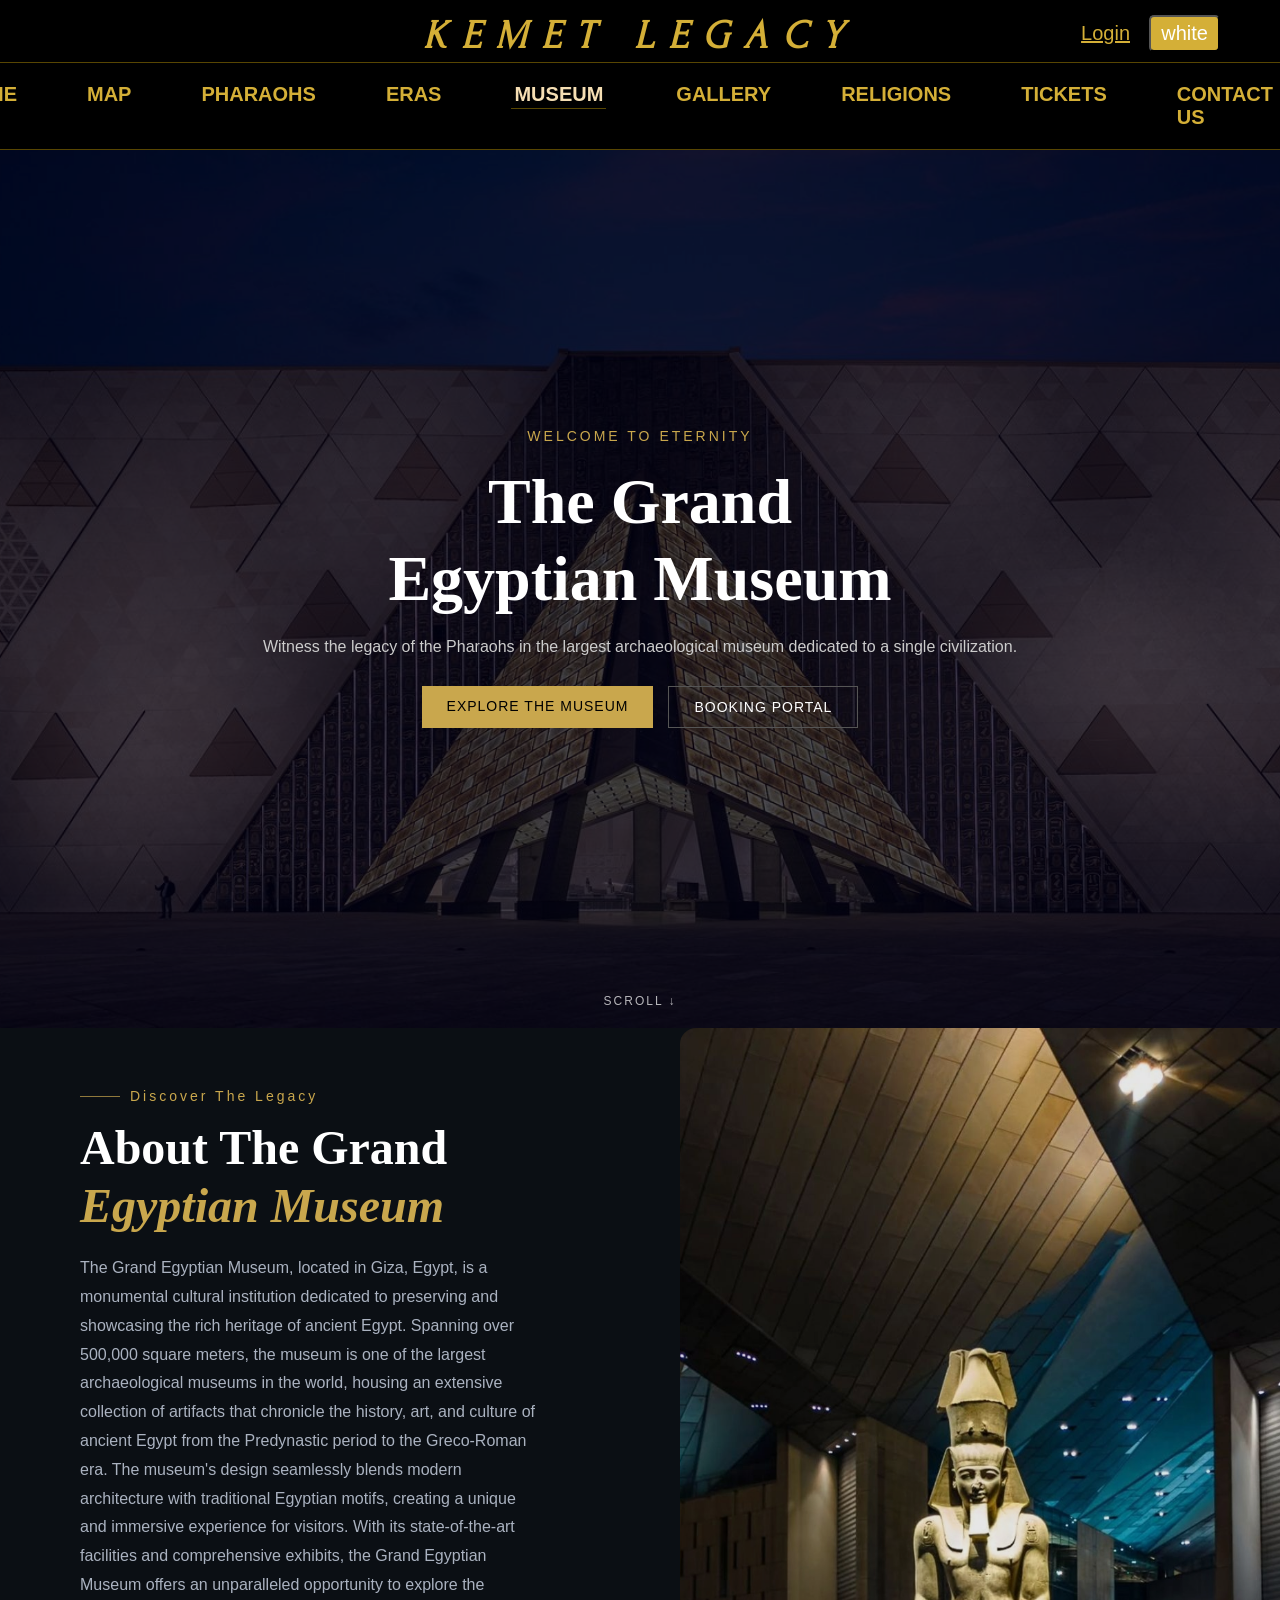
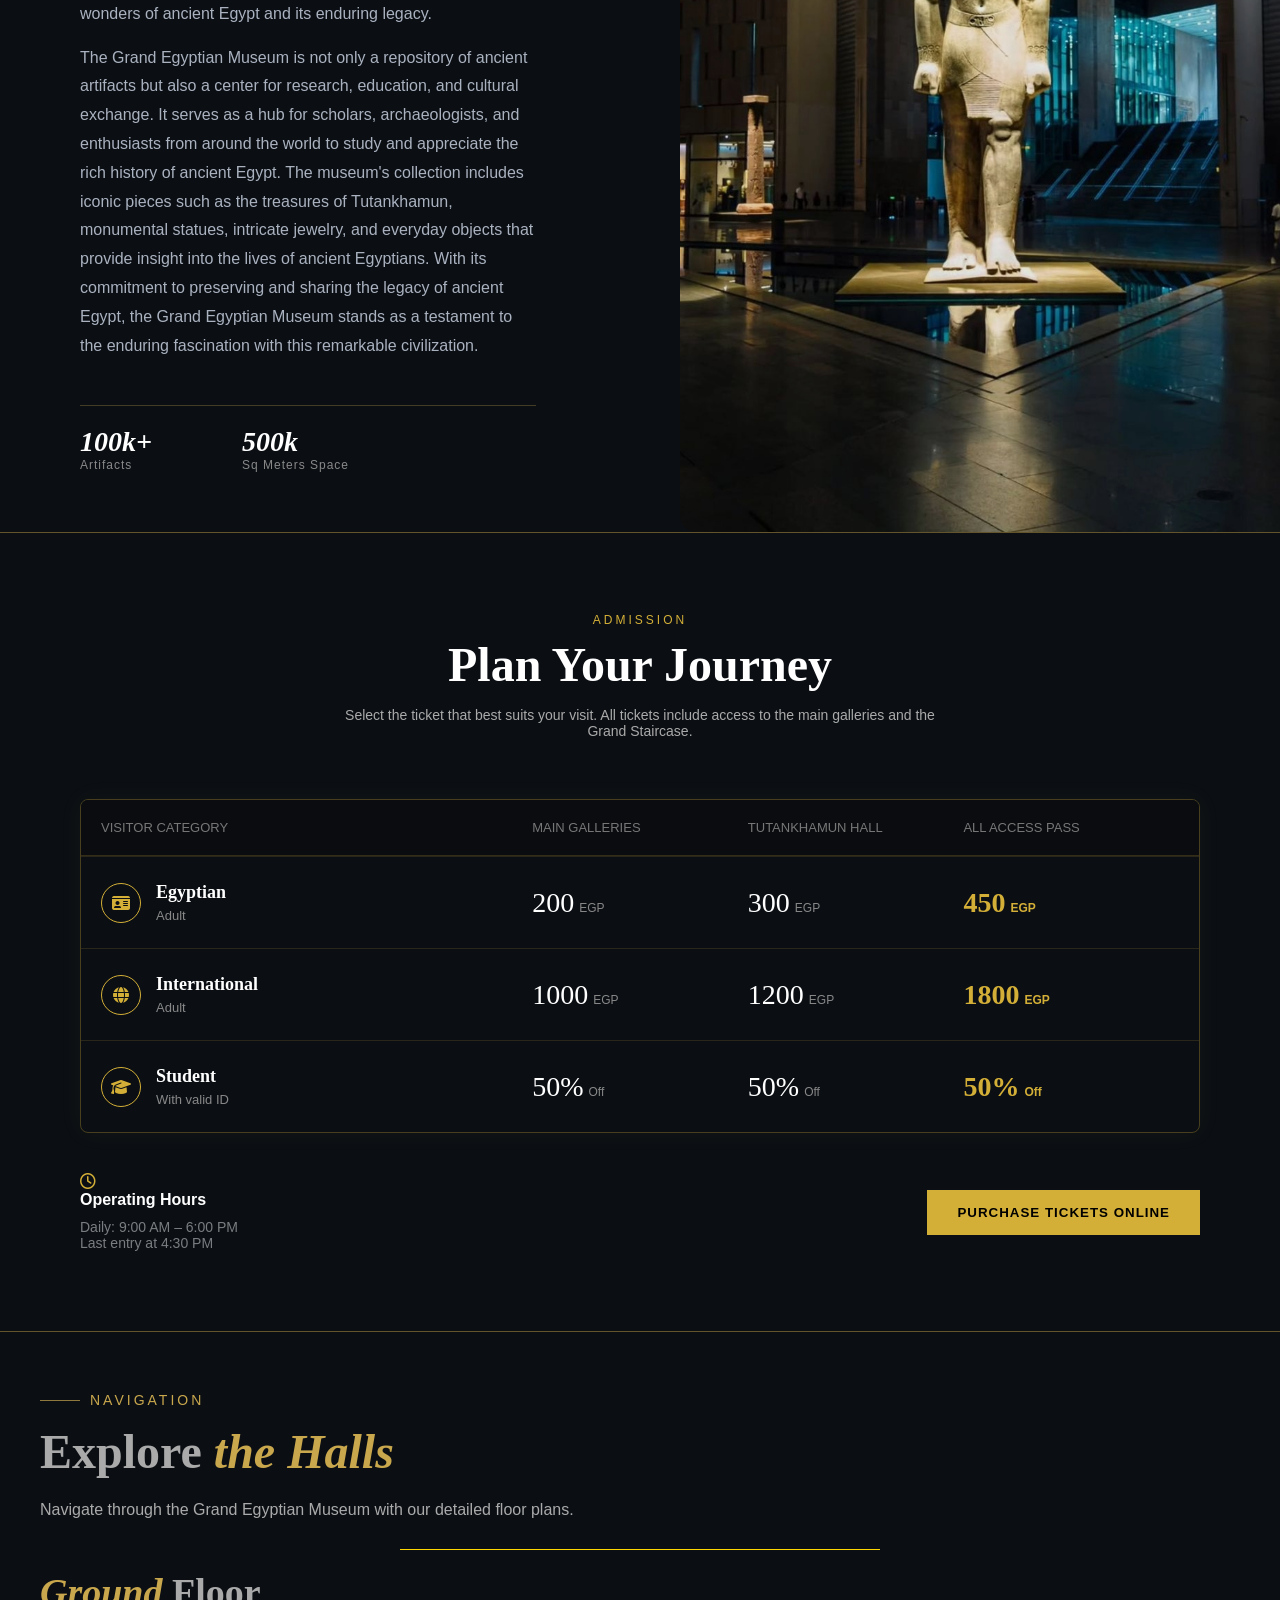
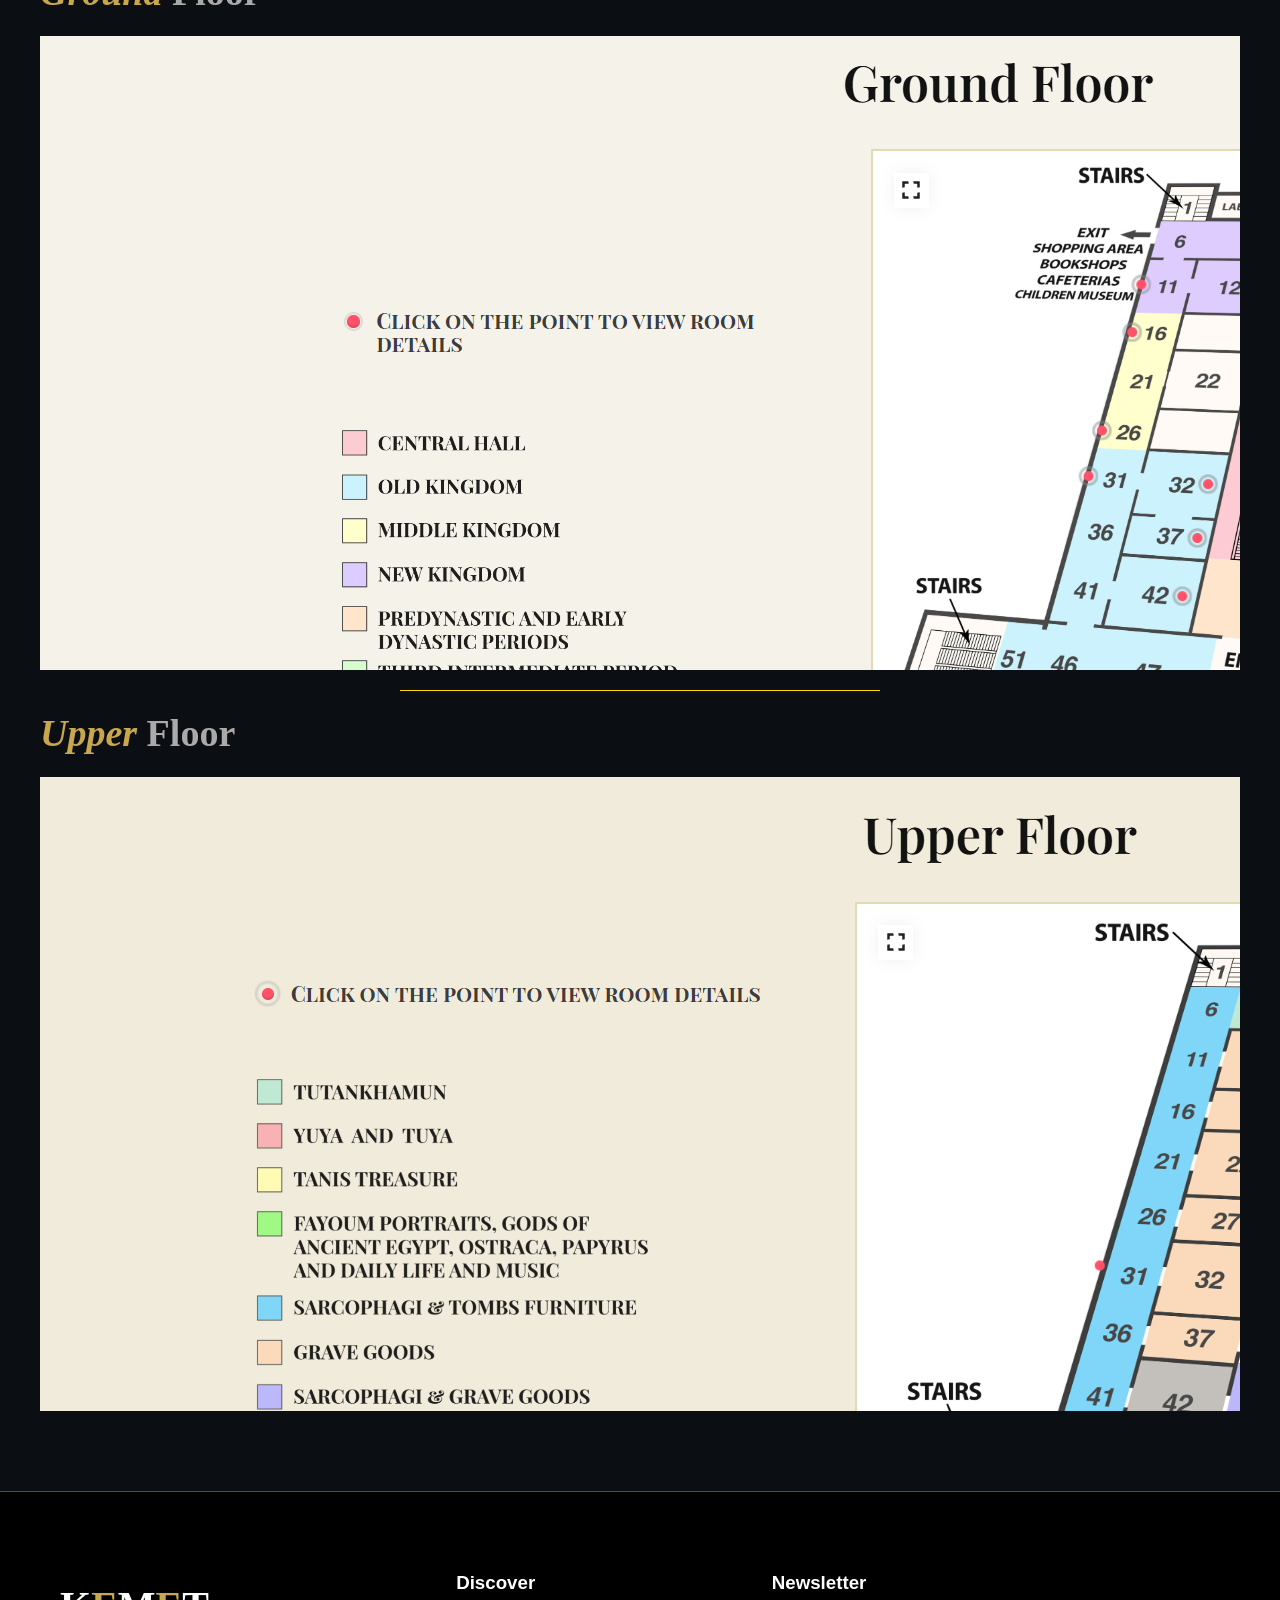
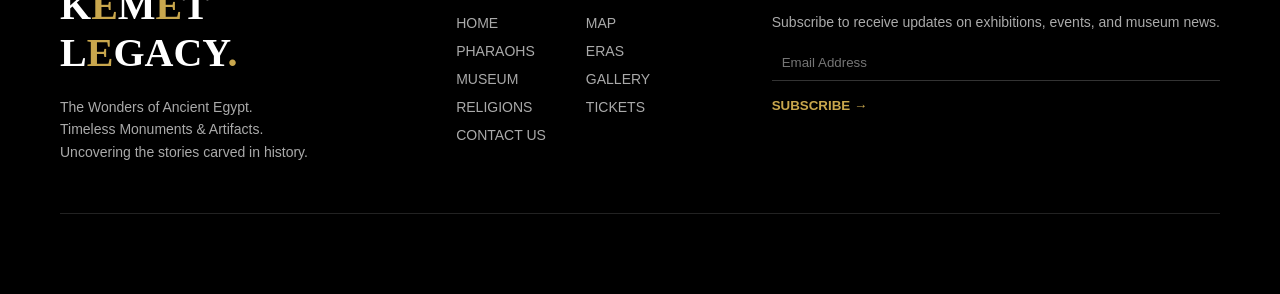
<file: museum.html>
<!doctype html>
<html lang="en">
  <head>
    <meta charset="UTF-8" />
    <meta name="viewport" content="width=device-width, initial-scale=1.0" />
    <link
      href="https://fonts.googleapis.com/css2?family=Forum&display=swap"
      rel="stylesheet"
    />
    <link
      rel="stylesheet"
      href="https://cdnjs.cloudflare.com/ajax/libs/font-awesome/6.5.0/css/all.min.css"
    />
    <link rel="stylesheet" href="style5.css" />

    <style>
      .tickets {
        padding: 80px;
      }

      .tickets-header {
        text-align: center;
        margin-bottom: 60px;
      }

      .tickets-subtitle {
        color: #d4af37;
        letter-spacing: 3px;
        font-size: 12px;
        margin-bottom: 10px;
      }

      .tickets-header h1 {
        font-size: 48px;
        margin-bottom: 15px;
      }

      .desc {
        color: #888;
        max-width: 600px;
        margin: auto;
        font-size: 14px;
      }

      .tickets-table {
        border: 1px solid rgba(212, 175, 55, 0.3);
        border-radius: 8px;
        overflow: hidden;
        box-shadow: 0 0 25px rgba(212, 175, 55, 0.05);
      }

      .table-head {
        display: grid;
        grid-template-columns: 2fr 1fr 1fr 1fr;
        padding: 20px;
        background-color: #0a0c10;
        color: #777;
        font-size: 13px;
        text-transform: uppercase;
        border-bottom: 1px solid rgba(212, 175, 55, 0.2);
      }

      .table-row {
        display: grid;
        grid-template-columns: 2fr 1fr 1fr 1fr;
        padding: 25px 20px;
        border-top: 1px solid rgba(212, 175, 55, 0.15);
        align-items: center;
        transition: 0.3s;
      }

      .table-row:hover {
        background-color: rgba(212, 175, 55, 0.03);
      }

      .category {
        display: flex;
        align-items: center;
        gap: 15px;
      }

      .category h3 {
        font-size: 18px;
        font-family: "Playfair Display", serif;
      }

      .category p {
        font-size: 13px;
        color: #888;
      }

      .icon {
        width: 40px;
        height: 40px;
        border: 1px solid #d4af37;
        border-radius: 50%;
        display: flex;
        align-items: center;
        justify-content: center;
      }

      .icon i {
        color: #d4af37;
        font-size: 16px;
      }

      .price {
        display: flex;
        align-items: baseline;
        gap: 5px;
      }

      .amount {
        font-size: 28px;
        font-family: "Playfair Display", serif;
      }

      .currency {
        font-size: 12px;
        color: #888;
      }

      .highlight .amount,
      .highlight .currency {
        color: #d4af37;
      }

      .tickets-footer {
        display: flex;
        justify-content: space-between;
        align-items: center;
        margin-top: 40px;
      }

      .hours-title i {
        color: #d4af37;
        font-size: 16px;
      }

      .hours-title h4 {
        margin-bottom: 10px;
      }

      .hours-title p {
        color: #ffffff75;
        font-size: 14px;
      }

      .tickets-btn {
        background-color: #d4af37;
        color: #000;
        padding: 15px 30px;
        border: none;
        text-transform: uppercase;
        letter-spacing: 1px;
        cursor: pointer;
        transition: 0.3s;
      }

      .tickets-btn:hover {
        background: #b38e3a;
        color: white;
      }
    </style>

    <title>KEMET LEGACY | MUSEUM</title>
  </head>

  <body>
    <header>
      <nav class="nav-head">
        <div class="brand">
          <h1><i>KEMET LEGACY</i></h1>
          <button id="theme1">white</button> <button id="theme2">black</button>
          <a href="login.html" class="login"> Login</a>
        </div>
        <div class="nav-bar">
          <ul class="head">
            <li><a href="index.html">HOME</a></li>
            <li><a href="map.html">MAP</a></li>
            <li><a href="pharaohs.html">PHARAOHS</a></li>
            <li><a href="eras.html">ERAS</a></li>
            <li><a class="active" href="museum.html">MUSEUM</a></li>
            <li><a href="gallery.html">GALLERY</a></li>
            <li><a href="religions.html">RELIGIONS</a></li>
            <li><a href="tickets.html">TICKETS</a></li>
            <li><a href="contact.html">CONTACT US</a></li>
          </ul>
        </div>
      </nav>
    </header>

    <!-- HERO SECTION -->
    <section class="hero">
      <div class="overlay"></div>
      <div class="hero-content">
        <p class="subtitle">WELCOME TO ETERNITY</p>
        <h1>The Grand <br />Egyptian Museum</h1>
        <p class="description">
          Witness the legacy of the Pharaohs in the largest archaeological
          museum dedicated to a single civilization.
        </p>
        <div class="buttons">
          <a href="#about" class="btn primary">EXPLORE THE MUSEUM</a>
          <a href="#tickets-museum" class="btn secondary">BOOKING PORTAL</a>
        </div>
      </div>
      <div class="scroll-down">SCROLL ↓</div>
    </section>

    <!-- about section -->
    <section class="about" id="about">
      <div class="container">
        <div class="about-text">
          <p class="about-subtitle">Discover The Legacy</p>
          <h2 class="title" class="black">
            About The Grand<br /><span>Egyptian Museum</span>
          </h2>
          <p class="about-description">
            The Grand Egyptian Museum, located in Giza, Egypt, is a monumental
            cultural institution dedicated to preserving and showcasing the rich
            heritage of ancient Egypt. Spanning over 500,000 square meters, the
            museum is one of the largest archaeological museums in the world,
            housing an extensive collection of artifacts that chronicle the
            history, art, and culture of ancient Egypt from the Predynastic
            period to the Greco-Roman era. The museum's design seamlessly blends
            modern architecture with traditional Egyptian motifs, creating a
            unique and immersive experience for visitors. With its
            state-of-the-art facilities and comprehensive exhibits, the Grand
            Egyptian Museum offers an unparalleled opportunity to explore the
            wonders of ancient Egypt and its enduring legacy.
          </p>
          <p class="about-description">
            The Grand Egyptian Museum is not only a repository of ancient
            artifacts but also a center for research, education, and cultural
            exchange. It serves as a hub for scholars, archaeologists, and
            enthusiasts from around the world to study and appreciate the rich
            history of ancient Egypt. The museum's collection includes iconic
            pieces such as the treasures of Tutankhamun, monumental statues,
            intricate jewelry, and everyday objects that provide insight into
            the lives of ancient Egyptians. With its commitment to preserving
            and sharing the legacy of ancient Egypt, the Grand Egyptian Museum
            stands as a testament to the enduring fascination with this
            remarkable civilization.
          </p>
          <div class="stats">
            <div class="stat">
              <h3>100k+</h3>
              <p>Artifacts</p>
            </div>
            <div class="stat">
              <h3>500k</h3>
              <p>Sq Meters Space</p>
            </div>
          </div>
        </div>
        <div class="about-image">
          <img src="imgs/yo.jpeg" alt="Grand Egyptian Museum" />
        </div>
      </div>
    </section>

    <section class="tickets" id="tickets-museum">
      <div class="tickets-header">
        <p class="tickets-subtitle">ADMISSION</p>
        <h1>Plan Your Journey</h1>
        <p class="desc">
          Select the ticket that best suits your visit. All tickets include
          access to the main galleries and the Grand Staircase.
        </p>
      </div>

      <div class="tickets-table">
        <div class="table-head">
          <span>Visitor Category</span>
          <span>Main Galleries</span>
          <span>Tutankhamun Hall</span>
          <span>All Access Pass</span>
        </div>

        <div class="table-row">
          <div class="category">
            <div class="icon"><i class="fa-solid fa-id-card"></i></div>
            <div>
              <h3>Egyptian</h3>
              <p>Adult</p>
            </div>
          </div>

          <div class="price">
            <span class="amount">200</span>
            <span class="currency">EGP</span>
          </div>

          <div class="price">
            <span class="amount">300</span>
            <span class="currency">EGP</span>
          </div>

          <div class="price highlight">
            <span class="amount">450</span>
            <span class="currency">EGP</span>
          </div>
        </div>

        <div class="table-row">
          <div class="category">
            <div class="icon"><i class="fa-solid fa-globe"></i></div>
            <div>
              <h3>International</h3>
              <p>Adult</p>
            </div>
          </div>

          <div class="price">
            <span class="amount">1000</span>
            <span class="currency">EGP</span>
          </div>

          <div class="price">
            <span class="amount">1200</span>
            <span class="currency">EGP</span>
          </div>

          <div class="price highlight">
            <span class="amount">1800</span>
            <span class="currency">EGP</span>
          </div>
        </div>

        <div class="table-row">
          <div class="category">
            <div class="icon"><i class="fa-solid fa-graduation-cap"></i></div>
            <div>
              <h3>Student</h3>
              <p>With valid ID</p>
            </div>
          </div>

          <div class="price">
            <span class="amount">50%</span>
            <span class="currency">Off</span>
          </div>

          <div class="price">
            <span class="amount">50%</span>
            <span class="currency">Off</span>
          </div>

          <div class="price highlight">
            <span class="amount">50%</span>
            <span class="currency">Off</span>
          </div>
        </div>
      </div>

      <div class="tickets-footer">
        <div class="hours-title">
          <i class="fa-regular fa-clock"></i>
          <h4>Operating Hours</h4>
          <p>Daily: 9:00 AM – 6:00 PM</p>
          <p>Last entry at 4:30 PM</p>
        </div>
        <a href="tickets.html">
          <button class="tickets-btn">PURCHASE TICKETS ONLINE</button>
        </a>
      </div>
    </section>

    <!--map section-->
    <section class="museum-map">
      <div class="map-container">
        <!-- HEADER -->
        <div class="header">
          <p class="small-title">NAVIGATION</p>
          <h1 class="tit">Explore<span> the Halls</span></h1>
          <p class="desc-map">
            Navigate through the Grand Egyptian Museum with our detailed floor
            plans.
          </p>
        </div>

        <div class="line small"></div>

        <!-- GROUND FLOOR -->
        <div class="floor">
          <h2 class="floor-title"><span>Ground</span> Floor</h2>
          <iframe class="iframe" src="imgs/ground.png"></iframe>
        </div>

        <div class="line big"></div>

        <!-- UPPER FLOOR -->
        <div class="floor">
          <h2 class="floor-title"><span>Upper</span> Floor</h2>
          <iframe class="iframe" src="imgs/upper.png"></iframe>
        </div>
      </div>
    </section>
    <!-- footer -->
    <footer class="footer">
      <div class="footer-container">
        <!-- LEFT -->
        <div class="footer-left">
          <h1 class="logo">
            K<span class="gold">E</span>M<span class="gold">E</span>T L<span
              class="gold"
              >E</span
            >GACY<span class="gold">.</span>
          </h1>
          <p>
            The Wonders of Ancient Egypt.<br />
            Timeless Monuments & Artifacts.<br />
            Uncovering the stories carved in history.
          </p>

          
        </div>

        <!-- DISCOVER -->
        <div class="footer-section">
          <h3>Discover</h3>
          <ul class="discover-grid">
            <li><a href="index.html">HOME</a></li>
            <li><a href="map.html">MAP</a></li>
            <li><a href="pharaohs.html">PHARAOHS</a></li>
            <li><a href="eras.html">ERAS</a></li>
            <li><a href="museum.html">MUSEUM</a></li>
            <li><a href="gallery.html">GALLERY</a></li>
            <li><a href="religions.html">RELIGIONS</a></li>
            <li><a href="tickets.html">TICKETS</a></li>
            <li><a href="contact.html">CONTACT US</a></li>
          </ul>
        </div>

        <!-- NEWSLETTER -->
        <div class="footer-section">
          <h3>Newsletter</h3>
          <p>
            Subscribe to receive updates on exhibitions, events, and museum
            news.
          </p>

          <input type="email" placeholder="Email Address" />
          <button class="gold">SUBSCRIBE →</button>
        </div>
      </div>

      <div class="footer-line"></div>
    </footer>

    <script src="script5.js"></script>
  </body>
</html>
</file>
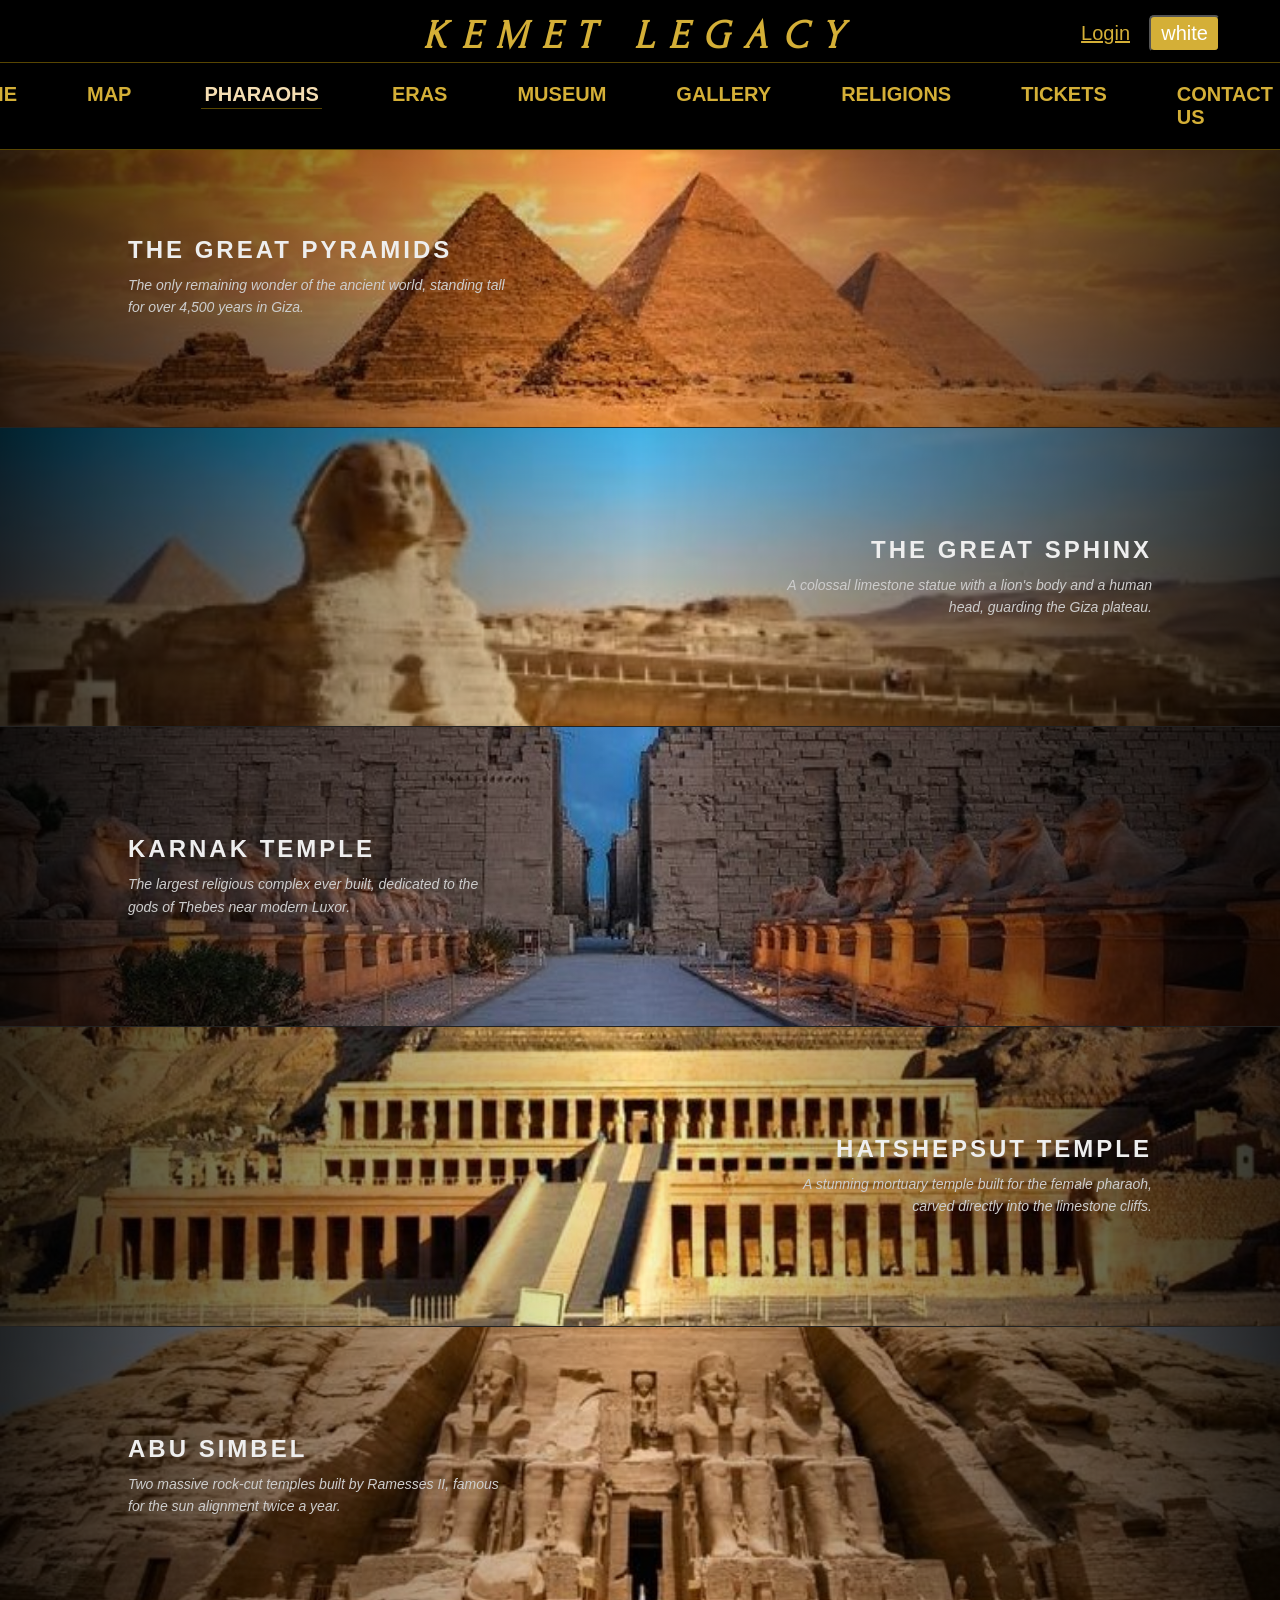
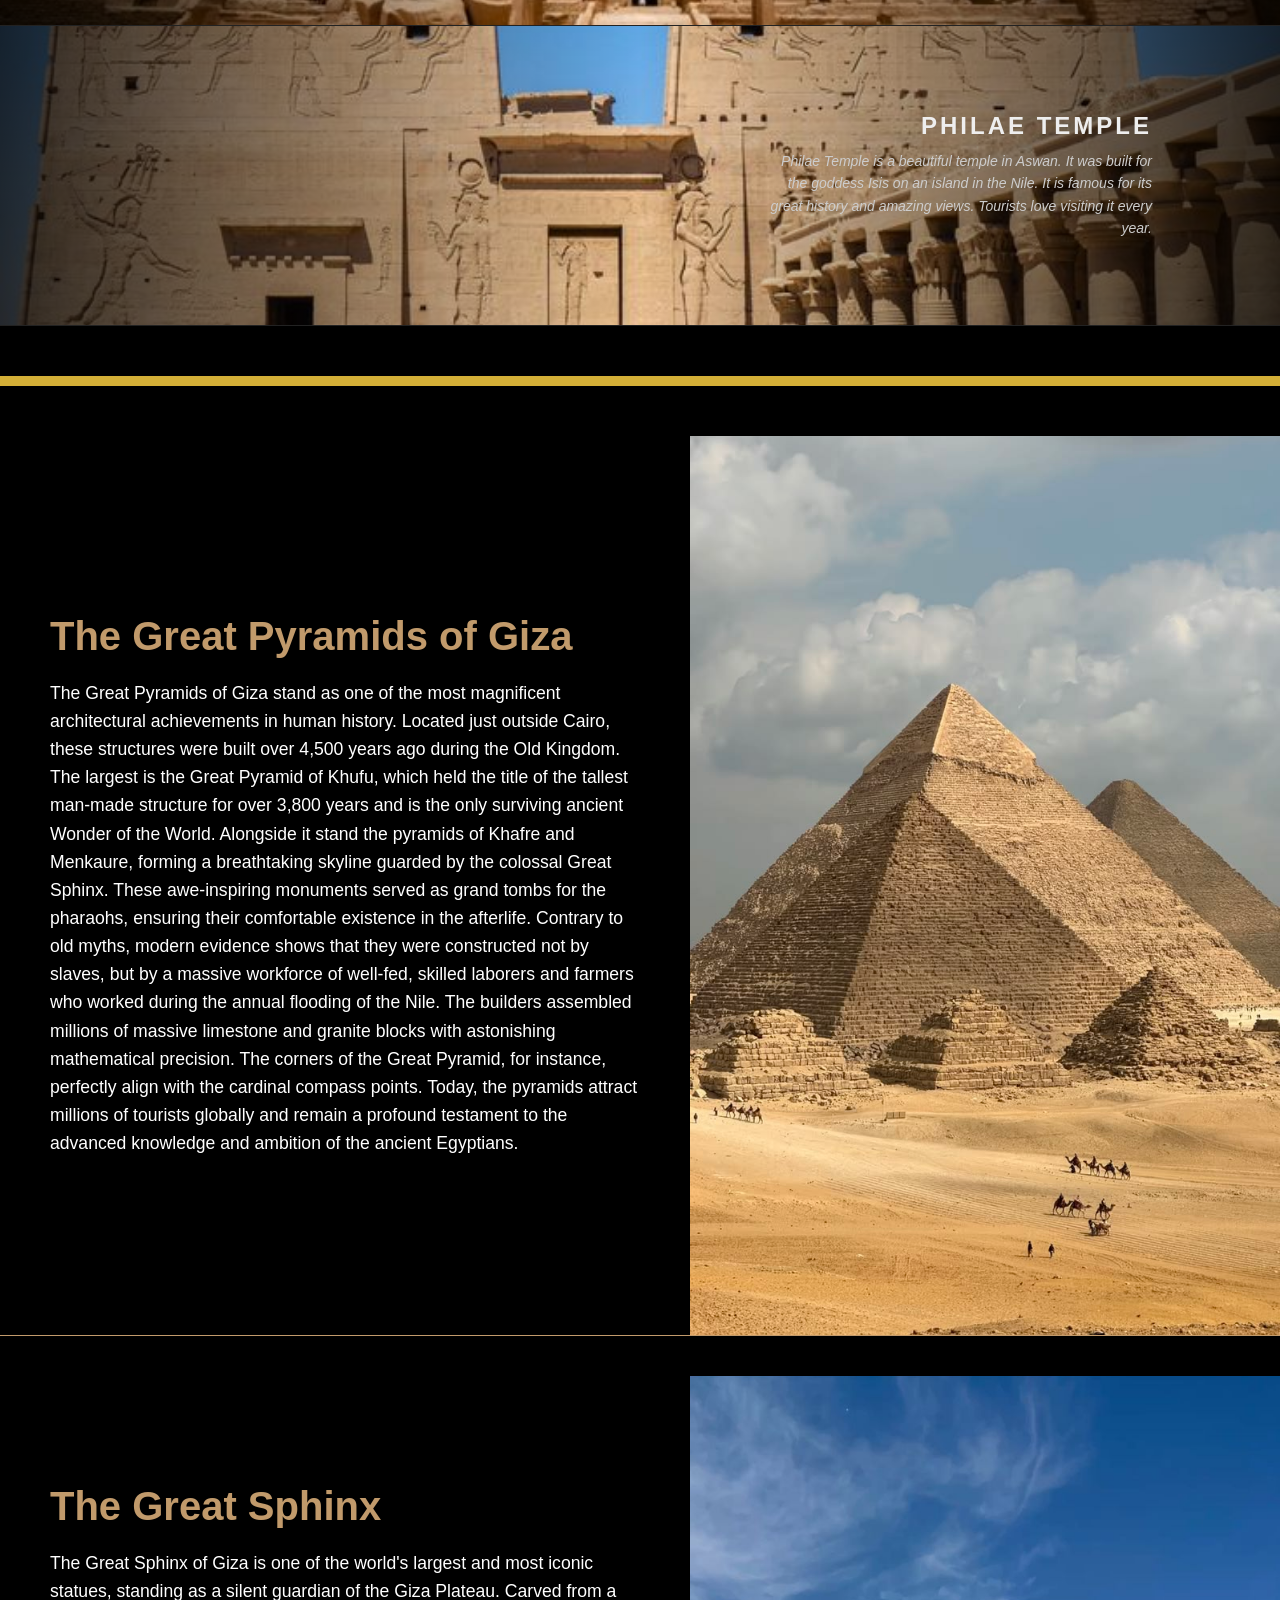
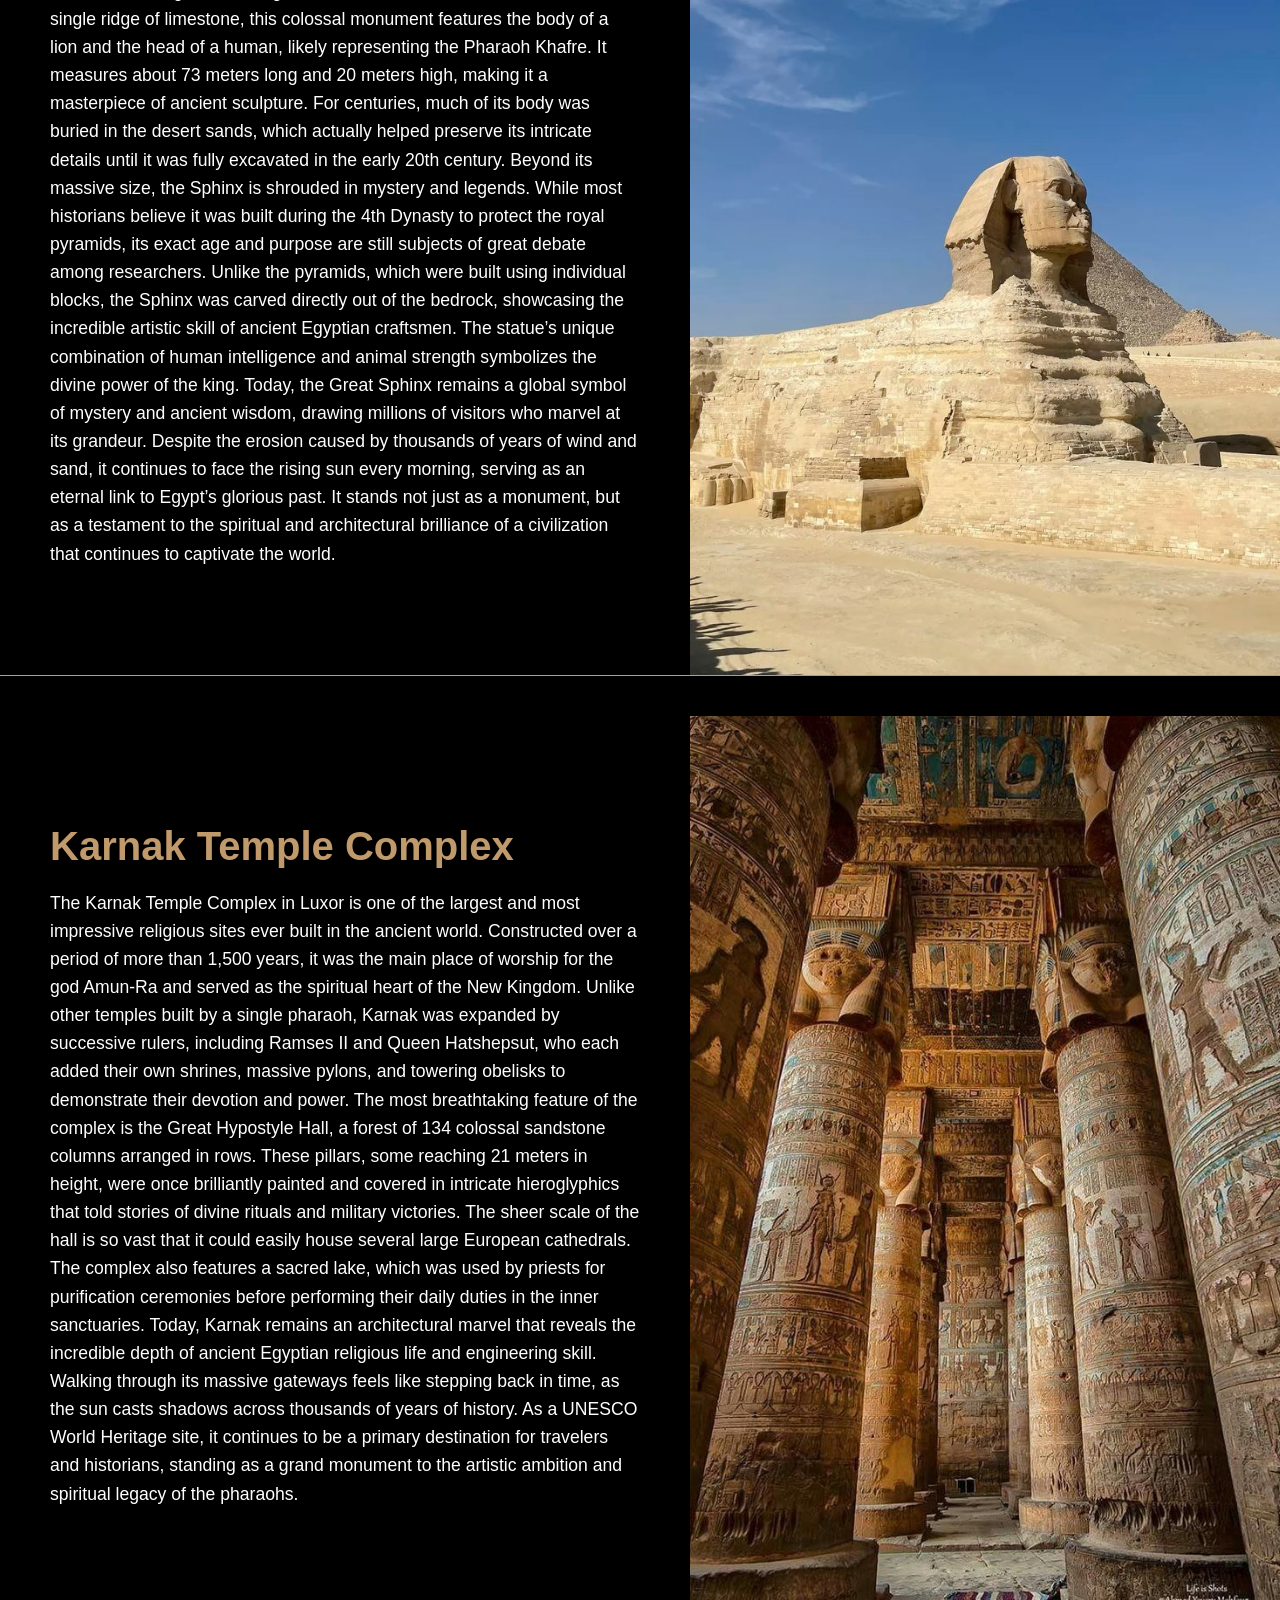
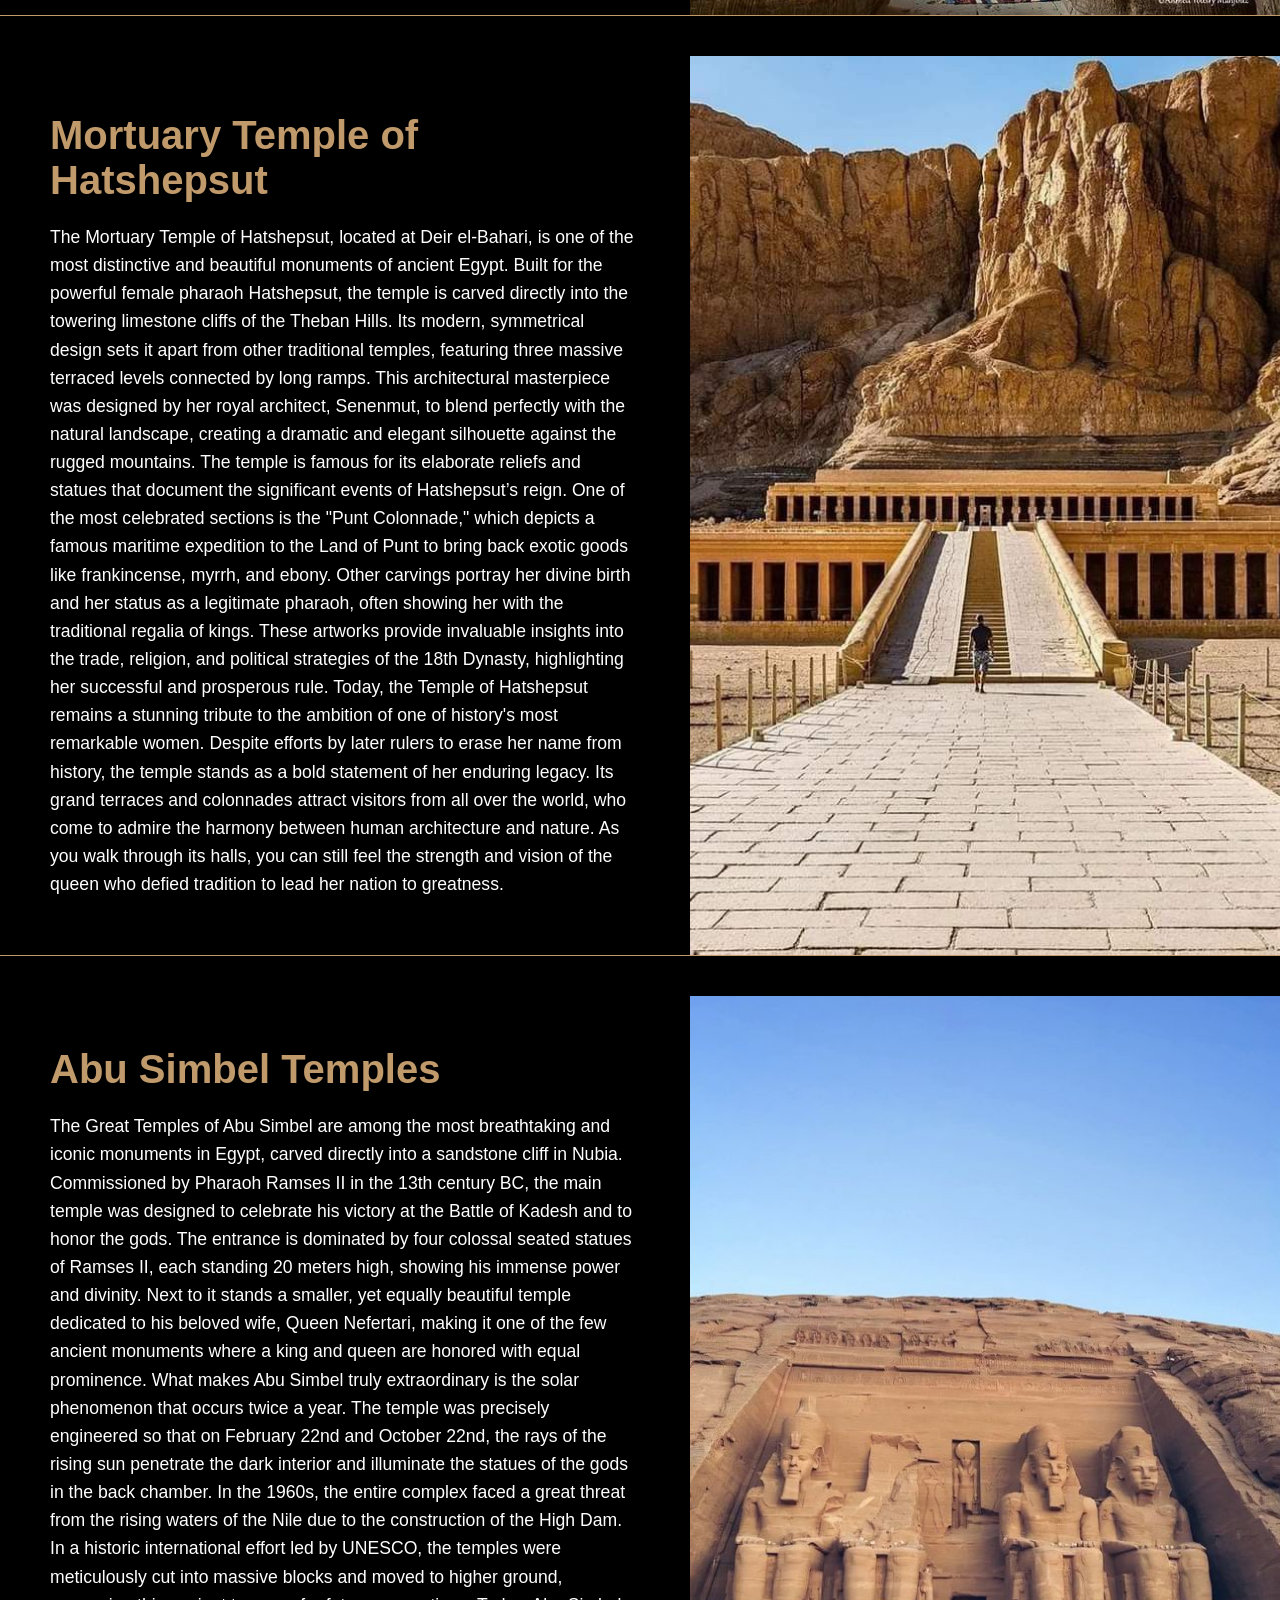
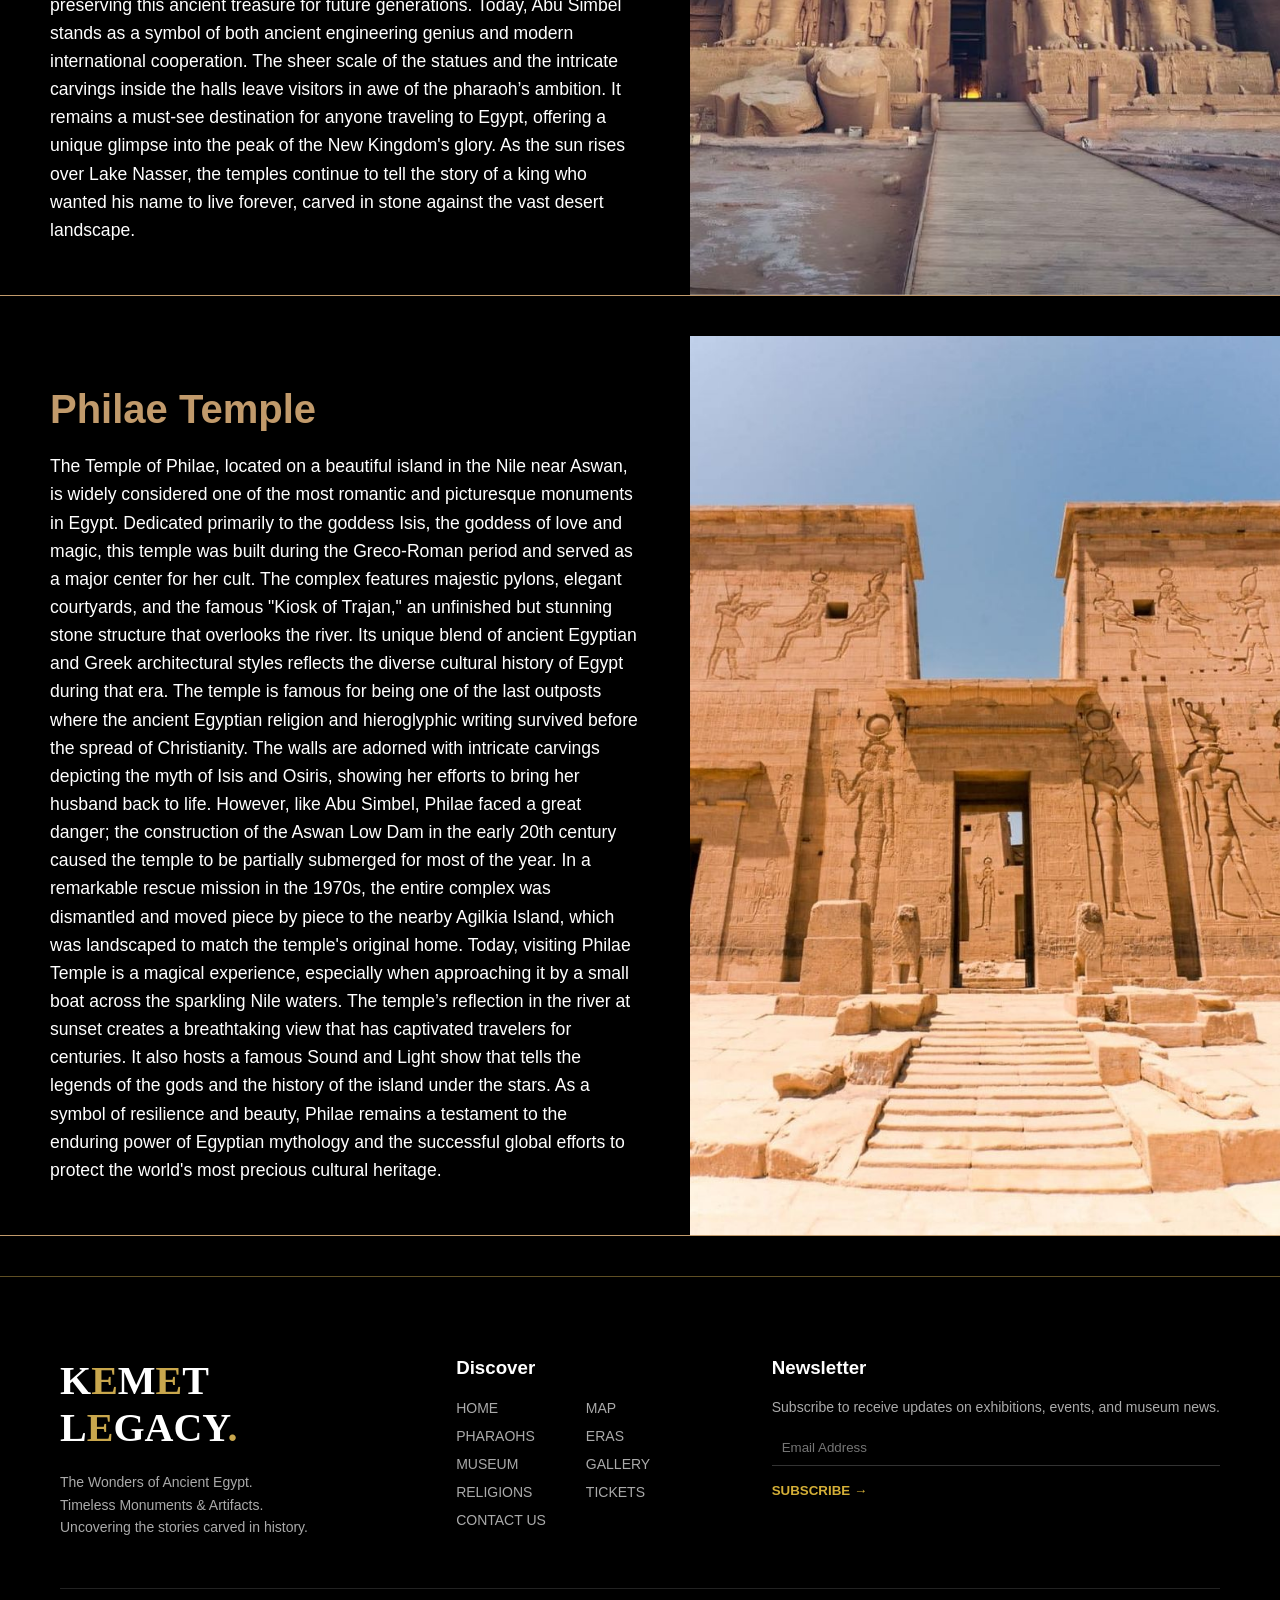
<file: pharaohs.html>
<!doctype html>
<html lang="en">
  <head>
    <meta charset="UTF-8" />
    <meta name="viewport" content="width=device-width, initial-scale=1.0" />
    <title>KEMET LEGACY | PHARAOHS</title>
    <link
      href="https://fonts.googleapis.com/css2?family=Forum&display=swap"
      rel="stylesheet"
    />
    <link rel="stylesheet" href="style3.css" />
  </head>
  <body>
    <header>
      <nav class="nav-head">
        <div class="brand">
          <button id="theme1">white</button> <button id="theme2">black</button>
          <h1><i>KEMET LEGACY</i></h1>
          <a href="login.html" class="login"> Login</a>
        </div>
        <div class="nav-bar">
          <ul class="head">
            <li><a href="index.html">HOME</a></li>
            <li><a href="map.html">MAP</a></li>
            <li><a class="active" href="pharaohs.html">PHARAOHS</a></li>
            <li><a href="eras.html">ERAS</a></li>
            <li><a href="museum.html">MUSEUM</a></li>
            <li><a href="gallery.html">GALLERY</a></li>
            <li><a href="religions.html">RELIGIONS</a></li>
            <li><a href="tickets.html">TICKETS</a></li>
            <li><a href="contact.html">CONTACT US</a></li>
          </ul>
        </div>
      </nav>
    </header>
    <main class="container">
      <section class="card">
        <img
          src="imgs/There_may_be_an_underground_tomb_hiding_next_to_the_Giza_pyramids___BBC_Science_Focus_Magazine.jpg"
          alt="Pyramids"
          class="card-img"
        />
        <div class="overlay"></div>
        <div class="info left">
          <h2>THE GREAT PYRAMIDS</h2>
          <p>
            The only remaining wonder of the ancient world, standing tall for
            over 4,500 years in Giza.
          </p>
        </div>
      </section>

      <section class="card">
        <img src="imgs/Brave_Search.jpg" alt="Sphinx" class="card-img" />
        <div class="overlay"></div>
        <div class="info right">
          <h2>THE GREAT SPHINX</h2>
          <p>
            A colossal limestone statue with a lion's body and a human head,
            guarding the Giza plateau.
          </p>
        </div>
      </section>

      <section class="card">
        <img
          src="imgs/Luxor_East_Bank_-_Luxor_and_Karnak_temples.jpg"
          alt="Karnak"
          class="card-img"
        />
        <div class="overlay"></div>
        <div class="info left">
          <h2>KARNAK TEMPLE</h2>
          <p>
            The largest religious complex ever built, dedicated to the gods of
            Thebes near modern Luxor.
          </p>
        </div>
      </section>

      <section class="card">
        <img
          src="imgs/Paquetes_de_viajes_en_Egipto_Vacaciones_en_Egipto_.jpg"
          alt="Hatshepsut"
          class="card-img"
        />
        <div class="overlay"></div>
        <div class="info right">
          <h2>HATSHEPSUT TEMPLE</h2>
          <p>
            A stunning mortuary temple built for the female pharaoh, carved
            directly into the limestone cliffs.
          </p>
        </div>
      </section>

      <section class="card">
        <img
          src="imgs/Is_Egypt_Safe_for_Solo_Female_Travelers__-_Coleman_Concierge.jpg"
          alt="Abu Simbel"
          class="card-img"
        />
        <div class="overlay"></div>
        <div class="info left">
          <h2>ABU SIMBEL</h2>
          <p>
            Two massive rock-cut temples built by Ramesses II, famous for the
            sun alignment twice a year.
          </p>
        </div>
      </section>

      <section class="card">
        <img
          src="imgs/Top_things_to_do_in_Aswan_in_7_days.jfif"
          alt="Philae Temple"
          class="card-img"
        />
        <div class="overlay"></div>
        <div class="info right">
          <h2>Philae Temple</h2>
          <p>
            Philae Temple is a beautiful temple in Aswan. It was built for the
            goddess Isis on an island in the Nile. It is famous for its great
            history and amazing views. Tourists love visiting it every year.
          </p>
        </div>
      </section>
    </main>
    <hr />
    <main>
      <section class="monument-section">
        <div class="content-side">
          <h2>The Great Pyramids of Giza</h2>
          <p>
            The Great Pyramids of Giza stand as one of the most magnificent
            architectural achievements in human history. Located just outside
            Cairo, these structures were built over 4,500 years ago during the
            Old Kingdom. The largest is the Great Pyramid of Khufu, which held
            the title of the tallest man-made structure for over 3,800 years and
            is the only surviving ancient Wonder of the World. Alongside it
            stand the pyramids of Khafre and Menkaure, forming a breathtaking
            skyline guarded by the colossal Great Sphinx. These awe-inspiring
            monuments served as grand tombs for the pharaohs, ensuring their
            comfortable existence in the afterlife. Contrary to old myths,
            modern evidence shows that they were constructed not by slaves, but
            by a massive workforce of well-fed, skilled laborers and farmers who
            worked during the annual flooding of the Nile. The builders
            assembled millions of massive limestone and granite blocks with
            astonishing mathematical precision. The corners of the Great
            Pyramid, for instance, perfectly align with the cardinal compass
            points. Today, the pyramids attract millions of tourists globally
            and remain a profound testament to the advanced knowledge and
            ambition of the ancient Egyptians.
          </p>
        </div>
        <div class="image-side">
          <img src="imgs/The_pyramids_-_Egypt_Giza.jfif" />
        </div>
      </section>

      <section class="monument-section">
        <div class="content-side">
          <h2>The Great Sphinx</h2>
          <p>
            The Great Sphinx of Giza is one of the world's largest and most
            iconic statues, standing as a silent guardian of the Giza Plateau.
            Carved from a single ridge of limestone, this colossal monument
            features the body of a lion and the head of a human, likely
            representing the Pharaoh Khafre. It measures about 73 meters long
            and 20 meters high, making it a masterpiece of ancient sculpture.
            For centuries, much of its body was buried in the desert sands,
            which actually helped preserve its intricate details until it was
            fully excavated in the early 20th century. Beyond its massive size,
            the Sphinx is shrouded in mystery and legends. While most historians
            believe it was built during the 4th Dynasty to protect the royal
            pyramids, its exact age and purpose are still subjects of great
            debate among researchers. Unlike the pyramids, which were built
            using individual blocks, the Sphinx was carved directly out of the
            bedrock, showcasing the incredible artistic skill of ancient
            Egyptian craftsmen. The statue’s unique combination of human
            intelligence and animal strength symbolizes the divine power of the
            king. Today, the Great Sphinx remains a global symbol of mystery and
            ancient wisdom, drawing millions of visitors who marvel at its
            grandeur. Despite the erosion caused by thousands of years of wind
            and sand, it continues to face the rising sun every morning, serving
            as an eternal link to Egypt’s glorious past. It stands not just as a
            monument, but as a testament to the spiritual and architectural
            brilliance of a civilization that continues to captivate the world.
          </p>
        </div>
        <div class="image-side">
          <img src="imgs/The_Sphinx.jfif" />
        </div>
      </section>

      <section class="monument-section">
        <div class="content-side">
          <h2>Karnak Temple Complex</h2>
          <p>
            The Karnak Temple Complex in Luxor is one of the largest and most
            impressive religious sites ever built in the ancient world.
            Constructed over a period of more than 1,500 years, it was the main
            place of worship for the god Amun-Ra and served as the spiritual
            heart of the New Kingdom. Unlike other temples built by a single
            pharaoh, Karnak was expanded by successive rulers, including Ramses
            II and Queen Hatshepsut, who each added their own shrines, massive
            pylons, and towering obelisks to demonstrate their devotion and
            power. The most breathtaking feature of the complex is the Great
            Hypostyle Hall, a forest of 134 colossal sandstone columns arranged
            in rows. These pillars, some reaching 21 meters in height, were once
            brilliantly painted and covered in intricate hieroglyphics that told
            stories of divine rituals and military victories. The sheer scale of
            the hall is so vast that it could easily house several large
            European cathedrals. The complex also features a sacred lake, which
            was used by priests for purification ceremonies before performing
            their daily duties in the inner sanctuaries. Today, Karnak remains
            an architectural marvel that reveals the incredible depth of ancient
            Egyptian religious life and engineering skill. Walking through its
            massive gateways feels like stepping back in time, as the sun casts
            shadows across thousands of years of history. As a UNESCO World
            Heritage site, it continues to be a primary destination for
            travelers and historians, standing as a grand monument to the
            artistic ambition and spiritual legacy of the pharaohs.
          </p>
        </div>
        <div class="image-side">
          <img src="imgs/Karnak_Temple.jfif" />
        </div>
      </section>

      <section class="monument-section">
        <div class="content-side">
          <h2>Mortuary Temple of Hatshepsut</h2>
          <p>
            The Mortuary Temple of Hatshepsut, located at Deir el-Bahari, is one
            of the most distinctive and beautiful monuments of ancient Egypt.
            Built for the powerful female pharaoh Hatshepsut, the temple is
            carved directly into the towering limestone cliffs of the Theban
            Hills. Its modern, symmetrical design sets it apart from other
            traditional temples, featuring three massive terraced levels
            connected by long ramps. This architectural masterpiece was designed
            by her royal architect, Senenmut, to blend perfectly with the
            natural landscape, creating a dramatic and elegant silhouette
            against the rugged mountains. The temple is famous for its elaborate
            reliefs and statues that document the significant events of
            Hatshepsut’s reign. One of the most celebrated sections is the "Punt
            Colonnade," which depicts a famous maritime expedition to the Land
            of Punt to bring back exotic goods like frankincense, myrrh, and
            ebony. Other carvings portray her divine birth and her status as a
            legitimate pharaoh, often showing her with the traditional regalia
            of kings. These artworks provide invaluable insights into the trade,
            religion, and political strategies of the 18th Dynasty, highlighting
            her successful and prosperous rule. Today, the Temple of Hatshepsut
            remains a stunning tribute to the ambition of one of history's most
            remarkable women. Despite efforts by later rulers to erase her name
            from history, the temple stands as a bold statement of her enduring
            legacy. Its grand terraces and colonnades attract visitors from all
            over the world, who come to admire the harmony between human
            architecture and nature. As you walk through its halls, you can
            still feel the strength and vision of the queen who defied tradition
            to lead her nation to greatness.
          </p>
        </div>
        <div class="image-side">
          <img src="imgs/-_.jfif" />
        </div>
      </section>

      <section class="monument-section">
        <div class="content-side">
          <h2>Abu Simbel Temples</h2>
          <p>
            The Great Temples of Abu Simbel are among the most breathtaking and
            iconic monuments in Egypt, carved directly into a sandstone cliff in
            Nubia. Commissioned by Pharaoh Ramses II in the 13th century BC, the
            main temple was designed to celebrate his victory at the Battle of
            Kadesh and to honor the gods. The entrance is dominated by four
            colossal seated statues of Ramses II, each standing 20 meters high,
            showing his immense power and divinity. Next to it stands a smaller,
            yet equally beautiful temple dedicated to his beloved wife, Queen
            Nefertari, making it one of the few ancient monuments where a king
            and queen are honored with equal prominence. What makes Abu Simbel
            truly extraordinary is the solar phenomenon that occurs twice a
            year. The temple was precisely engineered so that on February 22nd
            and October 22nd, the rays of the rising sun penetrate the dark
            interior and illuminate the statues of the gods in the back chamber.
            In the 1960s, the entire complex faced a great threat from the
            rising waters of the Nile due to the construction of the High Dam.
            In a historic international effort led by UNESCO, the temples were
            meticulously cut into massive blocks and moved to higher ground,
            preserving this ancient treasure for future generations. Today, Abu
            Simbel stands as a symbol of both ancient engineering genius and
            modern international cooperation. The sheer scale of the statues and
            the intricate carvings inside the halls leave visitors in awe of the
            pharaoh’s ambition. It remains a must-see destination for anyone
            traveling to Egypt, offering a unique glimpse into the peak of the
            New Kingdom's glory. As the sun rises over Lake Nasser, the temples
            continue to tell the story of a king who wanted his name to live
            forever, carved in stone against the vast desert landscape.
          </p>
        </div>
        <div class="image-side">
          <img src="imgs/download.jfif" />
        </div>
      </section>

      <section class="monument-section">
        <div class="content-side">
          <h2>Philae Temple</h2>
          <p>
            The Temple of Philae, located on a beautiful island in the Nile near
            Aswan, is widely considered one of the most romantic and picturesque
            monuments in Egypt. Dedicated primarily to the goddess Isis, the
            goddess of love and magic, this temple was built during the
            Greco-Roman period and served as a major center for her cult. The
            complex features majestic pylons, elegant courtyards, and the famous
            "Kiosk of Trajan," an unfinished but stunning stone structure that
            overlooks the river. Its unique blend of ancient Egyptian and Greek
            architectural styles reflects the diverse cultural history of Egypt
            during that era. The temple is famous for being one of the last
            outposts where the ancient Egyptian religion and hieroglyphic
            writing survived before the spread of Christianity. The walls are
            adorned with intricate carvings depicting the myth of Isis and
            Osiris, showing her efforts to bring her husband back to life.
            However, like Abu Simbel, Philae faced a great danger; the
            construction of the Aswan Low Dam in the early 20th century caused
            the temple to be partially submerged for most of the year. In a
            remarkable rescue mission in the 1970s, the entire complex was
            dismantled and moved piece by piece to the nearby Agilkia Island,
            which was landscaped to match the temple's original home. Today,
            visiting Philae Temple is a magical experience, especially when
            approaching it by a small boat across the sparkling Nile waters. The
            temple’s reflection in the river at sunset creates a breathtaking
            view that has captivated travelers for centuries. It also hosts a
            famous Sound and Light show that tells the legends of the gods and
            the history of the island under the stars. As a symbol of resilience
            and beauty, Philae remains a testament to the enduring power of
            Egyptian mythology and the successful global efforts to protect the
            world's most precious cultural heritage.
          </p>
        </div>
        <div class="image-side">
          <img
            src="imgs/An_Incredible_Egypt_Itinerary_That_Will_Make_You_Want_to_Book_Your_Triprnrn.jfif"
          />
        </div>
      </section>
    </main>
    <footer class="footer">
      <div class="footer-container">
        <!-- LEFT -->
        <div class="footer-left">
          <h1 class="logo">
            K<span class="gold">E</span>M<span class="gold">E</span>T L<span
              class="gold"
              >E</span
            >GACY<span class="gold">.</span>
          </h1>
          <p>
            The Wonders of Ancient Egypt.<br />
            Timeless Monuments & Artifacts.<br />
            Uncovering the stories carved in history.
          </p>

          
        </div>

        <!-- DISCOVER -->
        <div class="footer-section">
          <h3>Discover</h3>
          <ul class="discover-grid">
            <li><a href="index.html">HOME</a></li>
            <li><a href="map.html">MAP</a></li>
            <li><a href="pharaohs.html">PHARAOHS</a></li>
            <li><a href="eras.html">ERAS</a></li>
            <li><a href="museum.html">MUSEUM</a></li>
            <li><a href="gallery.html">GALLERY</a></li>
            <li><a href="religions.html">RELIGIONS</a></li>
            <li><a href="tickets.html">TICKETS</a></li>
            <li><a href="contact.html">CONTACT US</a></li>
          </ul>
        </div>

        <!-- NEWSLETTER -->
        <div class="footer-section">
          <h3>Newsletter</h3>
          <p>
            Subscribe to receive updates on exhibitions, events, and museum
            news.
          </p>

          <input type="email" placeholder="Email Address" />
          <button class="gold">SUBSCRIBE →</button>
        </div>
      </div>

      <div class="footer-line"></div>
    </footer>
    <script src="main.js"></script>
  </body>
</html>
</file>
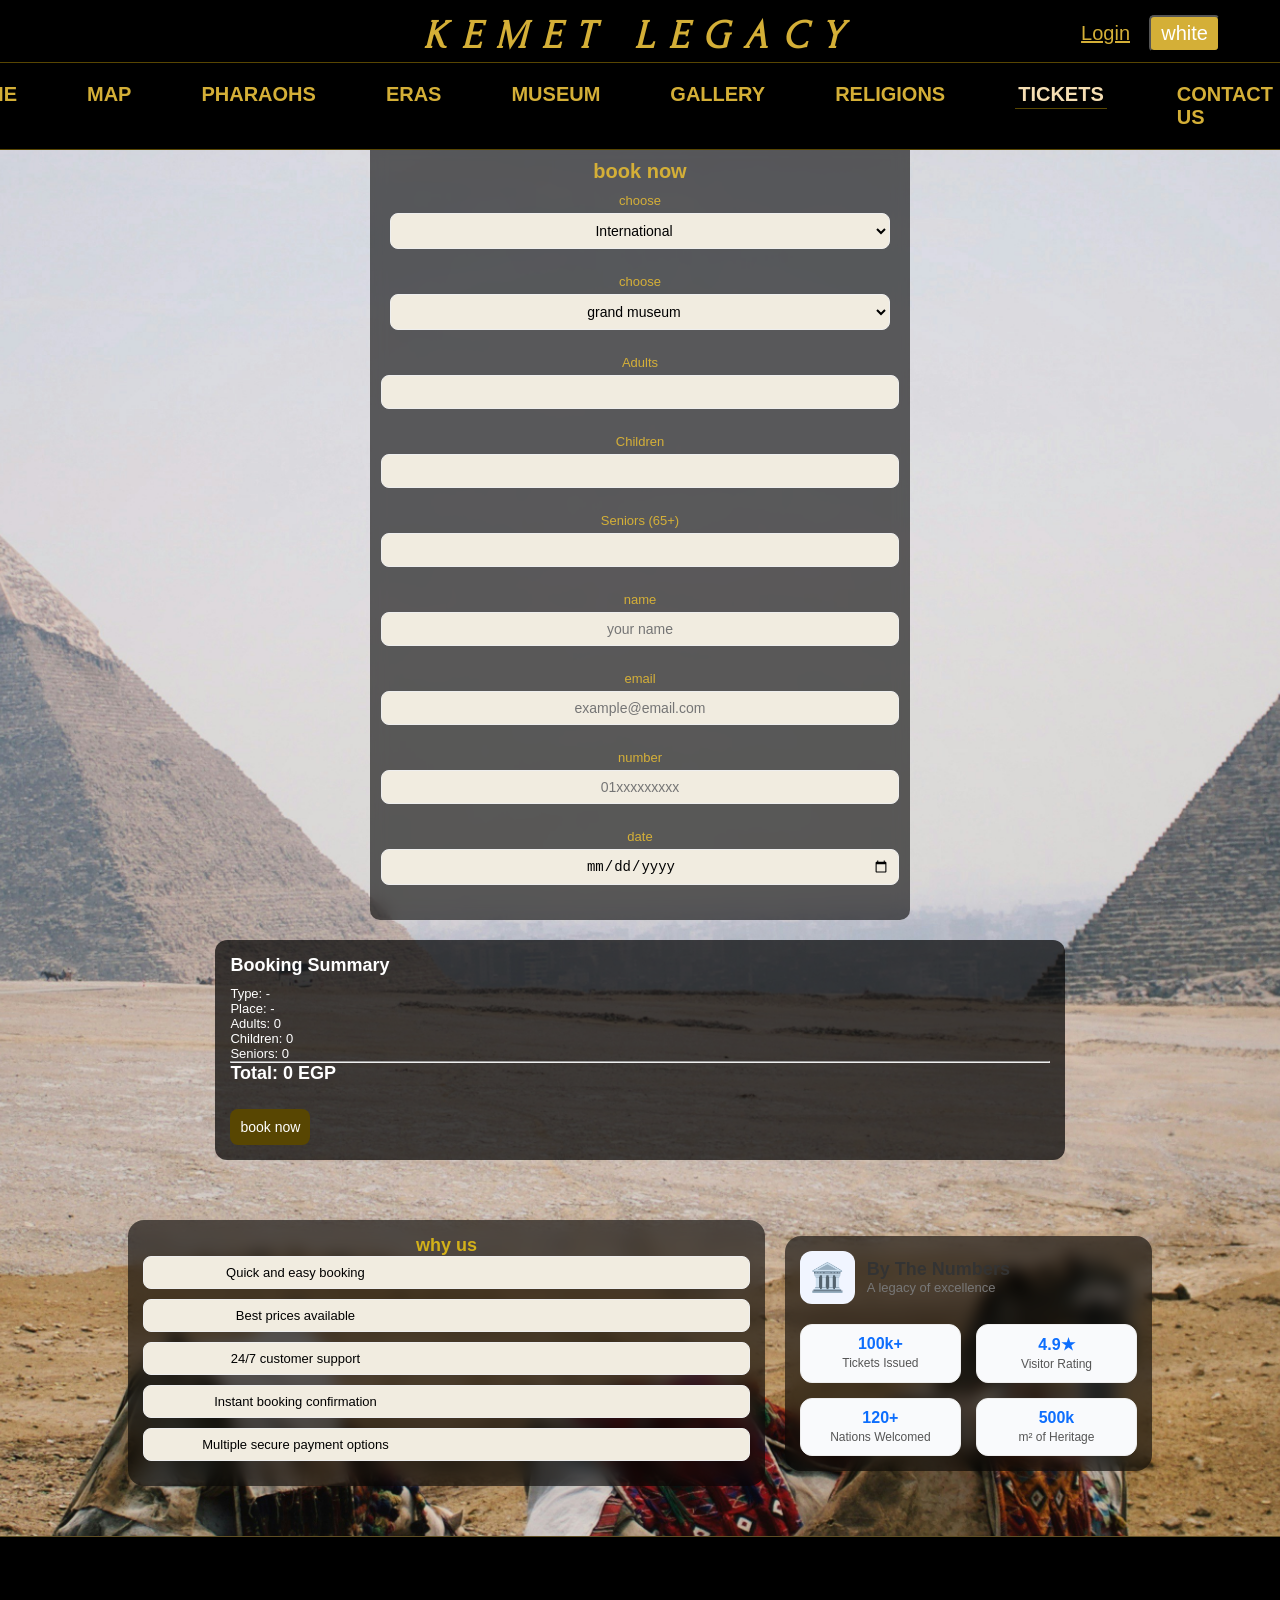
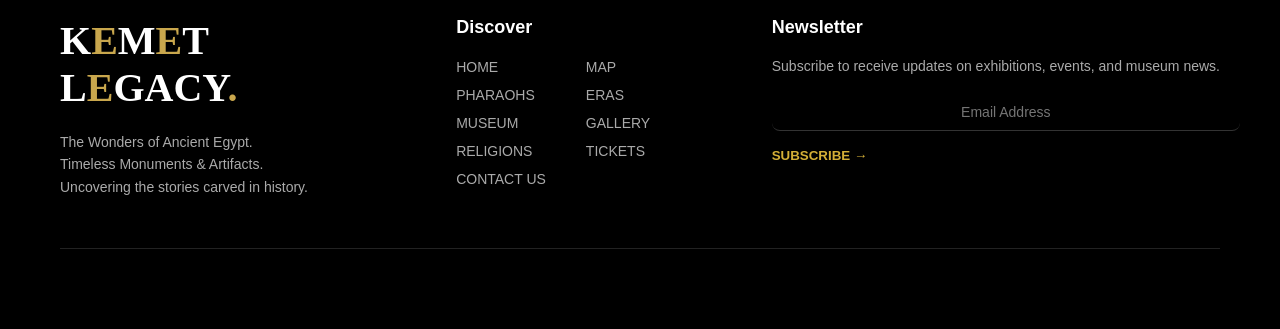
<file: tickets.html>
<!doctype html>
<html lang="en">
  <head>
    <meta charset="UTF-8" />
    <meta name="viewport" content="width=device-width, initial-scale=1.0" />
    <link
      href="https://fonts.googleapis.com/css2?family=Forum&display=swap"
      rel="stylesheet"
    />
    <link href="style8.css" rel="stylesheet" />

    <title>KEMET LEGACY | TICKETS</title>
  </head>

  <script>
    document.addEventListener("DOMContentLoaded", function () {
      const body = document.body;

      const images = {
        Museum: "imgs/gm4.jpg",
        Pyramids: "imgs/pyramids5.jpg",
        KarnakTemple: "imgs/karnak4.jpg",
        HatshepsutTemple: "imgs/hatsh2.jpg",
        AbuSimbelTemple: "imgs/simbel2.jpg",
        PhilaeTemple: "imgs/ph1.jpg",
        p1: "imgs/IMG-20260430-WA0073.jpg",
        p2: "imgs/IMG-20260327-WA0020.jpg",
        p3: "imgs/ph2.jpg",
        p4: "imgs/ph4.jpg",
        p5: "imgs/pyramids9.jpg",
        p6: "imgs/simbel3.jpg",
        p7: "imgs/simbel1.jpg",
      };

      const places = [
        "Museum",
        "Pyramids",
        "KarnakTemple",
        "HatshepsutTemple",
        "AbuSimbelTemple",
        "PhilaeTemple",
        "p1",
        "p2",
        "p3",
        "p4",
        "p5",
        "p6",
        "p7",
      ];

      let currentIndex = 0;
      let autoChange = true;

      function changeBackgroundAuto() {
        if (!autoChange) return;

        currentIndex = (currentIndex + 1) % places.length;
        body.style.backgroundImage = `url(${images[places[currentIndex]]})`;
      }

      setInterval(changeBackgroundAuto, 4000);

      const select = document.getElementById("placeSelect");

      select.addEventListener("change", function () {
        const selected = this.value;
        body.style.backgroundImage = `url(${images[selected]})`;
        autoChange = false;
      });

      body.style.backgroundImage = `url(${images.p5})`;
    });
  </script>
  <style>
    body {
      background-color: black;
    }
  </style>

  <body>
    <header>
      <nav class="nav-head">
        <div class="brand">
          <button id="theme1">white</button>
          <button id="theme2">black</button>
          <h1 style="color: #d4af37"><i>KEMET LEGACY</i></h1>
          <a href="login.html" class="login"> Login</a>
        </div>
        <div class="nav-bar">
          <ul class="head">
            <li><a href="index.html">HOME</a></li>
            <li><a href="map.html">MAP</a></li>
            <li><a href="pharaohs.html">PHARAOHS</a></li>
            <li><a href="eras.html">ERAS</a></li>
            <li><a href="museum.html">MUSEUM</a></li>
            <li><a href="gallery.html">GALLERY</a></li>
            <li><a href="religions.html">RELIGIONS</a></li>
            <li><a class="active" href="tickets.html">TICKETS</a></li>
            <li><a href="contact.html">CONTACT US</a></li>
          </ul>
        </div>
      </nav>
    </header>

    <div class="container">
      <form method="post">
        <h2 class="b" style="text-align: center">book now</h2>

        <label for="type1">choose</label>
        <select onchange="getType()" id="type1" name="select">
          <option>International</option>
          <option>Egyptian</option>
          <option>Student-Egyptian</option>
        </select>
        <label for="placeSelect">choose</label>
        <select onchange="getType()" id="placeSelect" name="select">
          <option value="Museum">grand museum</option>
          <option value="Pyramids">peramids and sphinx</option>
          <option value="KarnakTemple">karnak temple complex</option>
          <option value="HatshepsutTemple">
            mortuary temple of hatshepsut
          </option>
          <option value="AbuSimbelTemple">abu simbel temples</option>
          <option value="PhilaeTemple">philae temple</option>
        </select>

        <label>Adults</label>
        <input
          onkeyup="getTotal()"
          id="adults"
          type="number"
          name="num of tickets"
          min="1"
          value=""
        />
        <label>Children</label>
        <input
          onkeyup="getTotal()"
          id="children"
          type="number"
          name="num of tickets"
          min="1"
          value=""
        />
        <label>Seniors (65+)</label>
        <input
          onkeyup="getTotal()"
          id="seniors"
          type="number"
          name="num of tickets"
          min="1"
          value=""
        />

        <label for="name1">name</label>
        <input id="name1" type="text" name="name" placeholder="your name" />

        <label for="email1">email</label>
        <input
          id="email1"
          type="email"
          name="email"
          placeholder="example@email.com"
        />

        <label for="number1">number</label>
        <input
          id="number1"
          type="tel"
          name="phone-number"
          placeholder="01xxxxxxxxx"
        />

        <label for="date1">date</label>
        <input id="date1" name="date" type="date" min="" />
      </form>

      <div class="summary-box">
        <h3>Booking Summary</h3>

        <p>Type: <span id="summary-type">-</span></p>
        <p>Place: <span id="summary-place">-</span></p>

        <p>Adults: <span id="summary-adults">0</span></p>
        <p>Children: <span id="summary-children">0</span></p>
        <p>Seniors: <span id="summary-seniors">0</span></p>

        <hr />

        <h3>Total: <span id="summary-price">0 EGP</span></h3>
        <button type="submit" id="submit" class="zz">book now</button>
      </div>

      <div class="info-section">
        <div class="features">
          <h2 class="why" style="text-align: center">why us</h2>

          <div class="feature-item">Quick and easy booking</div>
          <div class="feature-item">Best prices available</div>
          <div class="feature-item">24/7 customer support</div>
          <div class="feature-item">Instant booking confirmation</div>
          <div class="feature-item">Multiple secure payment options</div>
        </div>

        <div class="sidebar-card">
          <div class="card-header">
            <div class="card-icon">🏛️</div>
            <div>
              <div class="card-title">By The Numbers</div>
              <div class="card-subtitle">A legacy of excellence</div>
            </div>
          </div>
          <div class="trust-badges">
            <div class="badge">
              <span class="badge-num">100k+</span>
              <span class="badge-label">Tickets Issued</span>
            </div>
            <div class="badge">
              <span class="badge-num">4.9★</span>
              <span class="badge-label">Visitor Rating</span>
            </div>
            <div class="badge">
              <span class="badge-num">120+</span>
              <span class="badge-label">Nations Welcomed</span>
            </div>
            <div class="badge">
              <span class="badge-num">500k</span>
              <span class="badge-label">m² of Heritage</span>
            </div>
          </div>
        </div>
      </div>
    </div>

    <footer class="footer">
      <div class="footer-container">
        <!-- LEFT -->
        <div class="footer-left">
          <h1 class="logo">
            K<span class="gold">E</span>M<span class="gold">E</span>T L<span
              class="gold"
              >E</span
            >GACY<span class="gold">.</span>
          </h1>
          <p>
            The Wonders of Ancient Egypt.<br />
            Timeless Monuments & Artifacts.<br />
            Uncovering the stories carved in history.
          </p>

          
        </div>

        <!-- DISCOVER -->
        <div class="footer-section">
          <h5>Discover</h5>
          <ul class="discover-grid">
            <li><a href="index.html">HOME</a></li>
            <li><a href="map.html">MAP</a></li>
            <li><a href="pharaohs.html">PHARAOHS</a></li>
            <li><a href="eras.html">ERAS</a></li>
            <li><a href="museum.html">MUSEUM</a></li>
            <li><a href="gallery.html">GALLERY</a></li>
            <li><a href="religions.html">RELIGIONS</a></li>
            <li><a href="tickets.html">TICKETS</a></li>
            <li><a href="contact.html">CONTACT US</a></li>
          </ul>
        </div>

        <!-- NEWSLETTER -->
        <div class="footer-section">
          <h5>Newsletter</h5>
          <p>
            Subscribe to receive updates on exhibitions, events, and museum
            news.
          </p>

          <input type="email" placeholder="Email Address" />
          <button class="gold">SUBSCRIBE →</button>
        </div>
      </div>

      <div class="footer-line"></div>
    </footer>

    <script src="main8.js"></script>
  </body>
</html>
</file>
<file: my_css7.css>
* {
  margin: 0;
  padding: 0;
  box-sizing: border-box;
}
body {
  background-color: black;
  color: #d4af37;
  font-family: Arial, sans-serif;
  padding-top: 128px;
}
header {
  padding: 20px 0px;
  background-color: black;
  border-bottom: 0.5px solid #584602;
  position: fixed;
  top: 0;
  left: 0;
  width: 100%;
  z-index: 1;
  display: flex;
  flex-direction: column;
  align-items: center;
}
.nav-bar ul {
  display: flex;
  justify-content: center;
  gap: 20px;
  list-style: none;
  margin-top: 20px;
}
.head li a {
  text-decoration: none;
  font-weight: bold;
  font-size: 20px;
  color: #d4af37;
  text-align: center;
  margin-right: 50px;
}
.head li a:hover {
  color: wheat;
}
.head li a.active {
  color: wheat;
  border-bottom: 1px solid #584602;
  padding: 3px;
}
.brand h1 {
  font-size: 40px;
  letter-spacing: 2px;
  font-family: "Forum", serif;
  line-height: 0.8;
  letter-spacing: 15px;
}
.brand {
  display: block;
  text-align: center;
  padding-bottom: 10px;
  border-bottom: 0.5px solid #584602;
}

#intro {
  font-size: 30px;
}
.main {
  display: flex;
  align-items: center;
  justify-content: space-between;
  padding: 20px 50px;
  min-height: auto;
}
h2 {
  color: #d0a61b;
}
.text {
  flex: 1;
  padding-right: 20px;
}
.images-sidebar {
  flex: 1;
  position: relative;
  height: 400px;
  max-width: 500px;
  border-radius: 8px; /* to make he border of images circliiy */
}
.wrap {
  position: absolute;
  width: 100%;
  height: 100%;
  background-size: cover;
  background-position: center;
  border-radius: 15px;
  opacity: 0;
  animation: fadeLoop 18s infinite;
}
.image_1 {
  background-image: url(imgs/image.png);
}
.image_2 {
  background-image: url(imgs/image.jpg);
  animation-delay: 3s;
}
.image_3 {
  background-image: url(imgs/image2.jpg);
  animation-delay: 6s;
}
.image_4 {
  background-image: url(imgs/image3.jpg);
  animation-delay: 9s;
}
.image_5 {
  background-image: url(imgs/mosque.JPG);
  animation-delay: 12s;
}
.image_6 {
  background-image: url(imgs/image4.jpg);
  animation-delay: 15s;
}
.photo_1 {
  background-image: url(imgs/photo1.jpg);
}
.photo_2 {
  background-image: url(imgs/photo4.JPG);
  animation-delay: 3s;
}
.photo_3 {
  background-image: url(imgs/photo5.jpg);
  animation-delay: 6s;
}
.photo_4 {
  background-image: url(imgs/photo6.jpg);
  animation-delay: 9s;
}
.photo_5 {
  background-image: url(imgs/photo8.jpg);
  animation-delay: 12s;
}
.photo_6 {
  background-image: url(imgs/photo9.webp);
  animation-delay: 15s;
}

@keyframes fadeLoop {
  0% {
    opacity: 0;
  }
  10% {
    opacity: 1;
  }
  33% {
    opacity: 1;
  }
  45% {
    opacity: 0;
  }
  100% {
    opacity: 0;
  }
}
.cetadel1 {
  background-image: url(imgs/citadel1.jpg);
}
.cetadel2 {
  background-image: url(imgs/citadel2.jpg);
  animation-delay: 2.25s;
}
.cetadel3 {
  background-image: url(imgs/citadel3.jpg);
  animation-delay: 4.5s;
}
.cetadel4 {
  background-image: url(imgs/citadel4.jpg);
  animation-delay: 6.75s;
}
.cetadel5 {
  background-image: url(imgs/citadel5.jpg);
  animation-delay: 9s;
}
.cetadel6 {
  background-image: url(imgs/saladin.jpg);
  animation-delay: 11.25s;
}
.cetadel7 {
  background-image: url(imgs/cetadel7.jpg);
  animation-delay: 13.5s;
}
.cetadel8 {
  background-image: url(imgs/cetadel8.jpg);
  animation-delay: 15.75;
}

.link {
  display: inline-block;
  transition: 0.4s ease; /* سرعة الحركة */
  color: black; /* لون افتراضي مغاير للأزرق */
  text-decoration: none;
}
.link:hover {
  transform: scale(1.2);
}
.link:active {
  transform: scale(0.9);
}
#home_background {
  background-image: url(imgs/back-image.png);
  width: 100%;
  height: 500px;
  color: black;
  padding-bottom: 5px;
}
.hero {
  position: relative;
  width: 100%;
  height: 60vh; /* ليأخذ طول الشاشة بالكامل */
  overflow: hidden;
  display: flex;
  flex-direction: column;
  align-items: left;
  justify-content: left;
  color: black;
}
.main-card {
  transition: 0.4s;
  cursor: pointer;
  border: 5px solid transparent;
}
.main-card:hover {
  transform: translateY(-10px);
  box-shadow:
    0 25px 40px rgba(229, 193, 0, 0.3),
    0 5px 15px rgba(184, 134, 11, 0.4); /*بيعبر عن الظل خلف الكارت الرقم الاول عن horizontal offset(x) والثاني والثالث عن vertical(y)لو موجب الظل بينزل لاسفل كتبنا ظلين الاول الخارجي والثاني الداخلي*/
  border-color: #e5c100;
}

.intro-sidebar {
  display: flex;
  justify-content: space-between;
  width: 100%;
  max-height: 700px;
  align-items: center;
}

.text-side {
  width: 55%;
  font-size: 30px;
  max-height: 700px;
  text-align: left;
  justify-content: flex-start;
  margin-left: 10px;
  line-height: 1.5;
  font-style: italic;
}
.video-side {
  display: flex;
  align-items: center;
  justify-content: flex-end;
  width: 40%;
  height: 700px;
  padding: 0px;
  margin-right: 5px;
}

.video-side video {
  width: 100%;
  height: 100%;
  max-height: 700px;
  object-fit: cover;
  border-radius: 15px;
}

.header-side {
  width: 100%;
  text-align: center;
  /* margin-bottom: 20px; */
  font-style: italic;
}

.header-side h1 {
  font-size: 48px;
  color: #ffcc00;
  text-decoration: underline;
}

#theme1,
#theme2 {
  position: absolute;
  top: 15px;
  right: 60px;
  font-size: 20px;
  border-radius: 5px;
  background-color: #d4af37;
  padding: 5px 10px;
  cursor: pointer;
}
#theme1 {
  color: white;
}
#theme2 {
  color: black;
}
#theme2 {
  display: none;
}
body.white .head li a.active,
body.white .head li a:hover {
  color: rgb(102, 71, 0);
}
#theme1:hover,
#theme2:hover {
  background-color: #6e5b1c;
}

/* footer start to change color */
body.white footer,
body.white footer * {
  color: black;
  background-color: white;
}
body.white .logo span {
  color: #c9a74d;
}
body.white .footer-section button {
  color: #d4af37;
}
/* footer end to change color


/* footer نفسه */
.footer {
  background-color: #000;
  color: #aaa;
  padding: 80px 60px;
  border-top: 1px solid #917937a8;
}

.footer-container {
  display: flex;
  justify-content: space-between;
  gap: 60px;
}

/* LEFT */
.footer-left {
  max-width: 300px;
}

.logo {
  color: white;
  font-size: 40px;
  margin-bottom: 20px;
  font-family: "Playfair Display", serif;
}

.logo span {
  color: #c9a74d;
}

.footer-left p {
  line-height: 1.6;
  font-size: 14px;
}



/* SECTIONS */
.footer-section h3 {
  color: white;
  margin-bottom: 20px;
}

.discover-grid {
  display: grid;
  grid-template-columns: repeat(2, 1fr);
  gap: 10px 40px;
  list-style: none;
  padding: 0;
}

.discover-grid li a {
  text-decoration: none;
  color: #aaa;
  font-size: 14px;
  transition: 0.3s;
}

.discover-grid li a:hover {
  color: #d4af37;
}

.footer-section p {
  font-size: 14px;
  margin-bottom: 15px;
}

/* NEWSLETTER */
.footer-section input {
  width: 100%;
  padding: 10px;
  background: transparent;
  border: none;
  border-bottom: 1px solid #333;
  color: white;
  margin-bottom: 15px;
}

.footer-section button {
  background: none;
  border: none;
  color: #d4af37;
  cursor: pointer;
  font-weight: bold;
}

/* LINE */
.footer-line {
  margin-top: 50px;
  height: 1px;
  background-color: #222;
}
.login {
  position: absolute;
  top: 22px;
  right: 150px;
  font-size: 20px;
  color: #d4af37;
  cursor: pointer;
}
.login:hover {
  color: #6e5b1c;
}
</file>
<file: style9.css>
* {
  margin: 0;
  padding: 0;
  box-sizing: border-box;
}
body {
  background-color: black;
  color: #d4af37;
  font-family: Arial, sans-serif;
  padding-top: 128px;
}
header {
  padding: 20px 0px;
  background-color: black;
  border-bottom: 0.5px solid #584602;
  position: fixed;
  top: 0;
  left: 0;
  width: 100%;
  z-index: 1;
  display: flex;
  flex-direction: column;
  align-items: center;
}
.nav-bar ul {
  display: flex;
  justify-content: center;
  gap: 20px;
  list-style: none;
  margin-top: 20px;
}
.head li a {
  text-decoration: none;
  font-weight: bold;
  font-size: 20px;
  color: #d4af37;
  text-align: center;
  margin-right: 50px;
}
.head li a:hover {
  color: wheat;
}
.head li a.active {
  color: wheat;
  border-bottom: 1px solid #584602;
  padding: 3px;
}
.brand h1 {
  font-size: 40px;
  letter-spacing: 2px;
  font-family: "Forum", serif;
  line-height: 0.8;
  letter-spacing: 15px;
}
.brand {
  display: block;
  text-align: center;
  padding-bottom: 10px;
  border-bottom: 0.5px solid #584602;
}

.contact-section {
  padding: 80px 20px;
  display: flex;
  justify-content: center;
  align-items: center;
}

.contact-contant {
  background: rgba(255, 255, 255, 0.05);
  border: 1px solid rgba(255, 255, 255, 0.2);
  padding: 25px;
  border-radius: 15px;
  box-shadow: 0 10px 30px rgba(0, 0, 0, 0.4);
}

.contact-contant p::after {
  content: "";
  display: block;
  width: 80px;
  height: 3px;
  background: #d4af37;
  margin: 10px auto;
}

.contact-container {
  width: 80%;
  margin: auto;
  padding: 20px;
  gap: 20px;
}

form {
  background: rgba(0, 0, 0, 0.6);
  padding: 20px;
  border-radius: 10px;
  width: 60%;
  margin: auto;
  max-width: 500px;
  backdrop-filter: blur(8px);
  flex: 2;
  display: flex;
  flex-direction: column;
  align-items: center;
}
body.white form,
body.white .contact-contant {
  background: #ffffff;
  border: 1px solid #ddd;
  color: black;
}

.contact {
  font-size: 28px;
}

h2 {
  font-size: 20px;
}

label {
  display: block;
  margin-top: 10px;
  font-size: 13px;
  text-align: center;
  color: #d4af37;
}

input {
  width: 100%;
  padding: 8px;
  margin-top: 5px;
  margin-bottom: 15px;
  gap: 15px;
  background: #f1ece0;
  border-radius: 8px;
  text-align: center;
  transition: 0.3s;
  border: 1px solid #eee;
  font-size: 14px;
}

input:hover {
  background: #eef3ff;
  transform: scale(1.05);
}

#submit {
  margin-top: 15px;
  padding: 10px;
  background: #584602;
  color: white;
  border: none;
  cursor: pointer;
  border-radius: 8px;
  font-size: 14px;
  transition: 0.3s;
}

#submit:hover {
  transform: translatey(-5px);
}

#theme1,
#theme2 {
  position: absolute;
  top: 15px;
  right: 60px;
  font-size: 20px;
  border-radius: 5px;
  background-color: #d4af37;
  padding: 5px 10px;
  cursor: pointer;
}
#theme1:hover,
#theme2:hover {
  background-color: #6e5b1c;
}
#theme1 {
  color: white;
}
#theme2 {
  color: black;
}
#theme2 {
  display: none;
}
body.white .head li a.active,
body.white .head li a:hover {
  color: rgb(102, 71, 0);
}

/* footer */

.footer {
  background-color: #000;
  color: #aaa;
  padding: 80px 60px;
  border-top: 1px solid #917937a8;
}

.footer-container {
  display: flex;
  justify-content: space-between;
  gap: 60px;
}

/* LEFT */
.footer-left {
  max-width: 300px;
}

.logo {
  color: white;
  font-size: 40px;
  margin-bottom: 20px;
  font-family: "Playfair Display", serif;
}

.logo span {
  color: #c9a74d;
}

.footer-left p {
  line-height: 1.6;
  font-size: 14px;
}



/* SECTIONS */
.footer-section h5 {
  color: white;
  margin-bottom: 20px;
  font-size: 18px;
}

.discover-grid {
  display: grid;
  grid-template-columns: repeat(2, 1fr);
  gap: 10px 40px;
  list-style: none;
  padding: 0;
}

.discover-grid li a {
  text-decoration: none;
  color: #aaa;
  font-size: 14px;
  transition: 0.3s;
}

.discover-grid li a:hover {
  color: #d4af37;
}

.footer-section p {
  font-size: 14px;
  margin-bottom: 15px;
}

/* NEWSLETTER */
.footer-section input {
  width: 100%;
  padding: 10px;
  background: transparent;
  border: none;
  border-bottom: 1px solid #333;
  color: white;
  margin-bottom: 15px;
}

.footer-section button {
  background: none;
  border: none;
  color: #d4af37;
  cursor: pointer;
  font-weight: bold;
}

/* LINE */
.footer-line {
  margin-top: 50px;
  height: 1px;
  background-color: #222;
}

body.white footer,
body.white footer * {
  color: black;
  background-color: white;
}
body.white .logo span {
  color: #c9a74d;
}
body.white .footer-section button {
  color: #d4af37;
}
.login {
  position: absolute;
  top: 22px;
  right: 150px;
  font-size: 20px;
  color: #d4af37;
  cursor: pointer;
}
.login:hover {
  color: #6e5b1c;
}
</file>
<file: style6.css>
* {
  margin: 0;
  padding: 0;
  box-sizing: border-box;
}
body {
  background-color: black;
  color: #d4af37;
  font-family: Arial, sans-serif;
  padding-top: 128px;
}
header {
  padding: 20px 0px;
  background-color: black;
  border-bottom: 0.5px solid #584602;
  position: fixed;
  top: 0;
  left: 0;
  width: 100%;
  z-index: 1;
  display: flex;
  flex-direction: column;
  align-items: center;
}
.nav-bar ul {
  display: flex;
  justify-content: center;
  gap: 20px;
  list-style: none;
  margin-top: 20px;
}
.head li a {
  text-decoration: none;
  font-weight: bold;
  font-size: 20px;
  color: #d4af37;
  text-align: center;
  margin-right: 50px;
}
.head li a:hover {
  color: wheat;
}
.head li a.active {
  color: wheat;
  border-bottom: 1px solid #584602;
  padding: 3px;
}
.brand h1 {
  font-size: 40px;
  letter-spacing: 2px;
  font-family: "Forum", serif;
  line-height: 0.8;
  letter-spacing: 15px;
}
.brand {
  display: block;
  text-align: center;
  padding-bottom: 10px;
  border-bottom: 0.5px solid #584602;
}
.gallery-container {
  display: flex;
  flex-direction: row;
  align-items: center;
  justify-content: center;
  gap: 30px;
  max-width: 1200px;
  margin: 0 auto 60px auto;
  padding: 20px;
}
.item {
  flex: 1;
  max-width: 450px;
}

.item img {
  width: 100%;
  height: auto;
  border-radius: 15px;
  box-shadow: 0 10px 30px rgba(212, 175, 55, 0.519);
}

.item-overlay {
  flex: 1.2;
  position: relative;
  background-image: url("imgs/istockphoto-476139880-612x612777.png");
  background-size: 100% 100%;
  background-position: center;
  background-repeat: no-repeat;
  display: flex;
  align-items: flex-start;
  justify-content: center;
  padding: 40px 60px;
  min-height: 500px;
  height: auto;
  box-sizing: border-box;
}

.text {
  width: 100%;
  padding: 20px 30px;
  z-index: 0;
  font-family: "Forum", serif;
}

.text p {
  color: #1a0f00;
  font-size: 15px;
  line-height: 1.3;
  text-align: justify;
  font-weight: 600;
  margin: 0;
  padding-left: 20px;
  padding-right: 27px;
  padding-bottom: 70px;
}

hr {
  border: none;
  border-top: 0.5px solid #584602;
  margin: 40px 0;
}
h2 {
  color: #6b5304;
  font-size: 24px;
  margin-bottom: 20px;
  padding-top: 16px;
  text-align: left;
  padding-left: 20px;
  text-shadow: 2px 2px 8px #000000;
}
#theme1,
#theme2 {
  position: absolute;
  top: 15px;
  right: 60px;
  font-size: 20px;
  border-radius: 5px;
  background-color: #d4af37;
  padding: 5px 10px;
}
#theme1 {
  color: white;
}
#theme2 {
  color: black;
}
#theme2 {
  display: none;
}
body.white .head li a.active,
body.white .head li a:hover {
  color: rgb(102, 71, 0);
}
.footer {
  background-color: #000;
  color: #aaa;
  padding: 80px 60px;
  border-top: 1px solid #917937a8;
}

.footer-container {
  display: flex;
  justify-content: space-between;
  gap: 60px;
}

/* LEFT */
.footer-left {
  max-width: 300px;
}

.logo {
  color: white;
  font-size: 40px;
  margin-bottom: 20px;
  font-family: "Playfair Display", serif;
}

.logo span {
  color: #c9a74d;
}

.footer-left p {
  line-height: 1.6;
  font-size: 14px;
}



/* SECTIONS */
.footer-section h3 {
  color: white;
  margin-bottom: 20px;
}

.discover-grid {
  display: grid;
  grid-template-columns: repeat(2, 1fr);
  gap: 10px 40px;
  list-style: none;
  padding: 0;
}

.discover-grid li a {
  text-decoration: none;
  color: #aaa;
  font-size: 14px;
  transition: 0.3s;
}

.discover-grid li a:hover {
  color: #d4af37;
}

.footer-section p {
  font-size: 14px;
  margin-bottom: 15px;
}

/* NEWSLETTER */
.footer-section input {
  width: 100%;
  padding: 10px;
  background: transparent;
  border: none;
  border-bottom: 1px solid #333;
  color: white;
  margin-bottom: 15px;
}

.footer-section button {
  background: none;
  border: none;
  color: #d4af37;
  cursor: pointer;
  font-weight: bold;
}

/* LINE */
.footer-line {
  margin-top: 50px;
  height: 1px;
  background-color: #222;
}

body.white footer,
body.white footer * {
  color: black;
  background-color: white;
}
body.white .logo span {
  color: #c9a74d;
}
body.white .footer-section button {
  color: #d4af37;
}
.login {
  position: absolute;
  top: 22px;
  right: 150px;
  font-size: 20px;
  color: #d4af37;
  cursor: pointer;
}
.login:hover {
  color: #6e5b1c;
}
</file>
<file: login-style.css>
body {
  background: #0a0804;
  color: #f5e6c8;
  font-family: "Cinzel", serif;
  display: flex;
  justify-content: center;
  padding: 60px 20px;
}

.form {
  width: 100%;
  max-width: 380px;
  border-top: 2px solid #c9a84c;
  border: 1px solid rgba(201, 168, 76, 0.3);
  padding: 30px 20px;
  margin-top: 60px;
  background: rgba(20, 14, 4, 0.9);
}

h1 {
  color: #96781f;
  text-align: center;
  margin-bottom: 50px;
  font-size: 22px;
  letter-spacing: 2px;
}

label {
  display: block;
  color: #c9a84c;
  font-size: 12px;
  letter-spacing: 2px;
  text-transform: uppercase;
  margin-bottom: 5px;
}

input {
  width: 100%;
  padding: 8px 10px;
  margin-bottom: 32px;
  background: rgba(201, 168, 76, 0.05);
  border: 1px solid rgba(201, 168, 76, 0.3);
  color: #f5e6c8;
  font-size: 15px;
  font-family: Georgia, serif;
  box-sizing: border-box;
}

input:focus {
  outline: none;
  border-color: #c9a84c;
}

button {
  width: 100%;
  padding: 10px;
  background: #9b7d2b;
  margin-bottom: 10px;
  color: #0a0804;
  border: none;
  font-size: 15px;
  letter-spacing: 2px;
  text-transform: uppercase;
  cursor: pointer;
}

button:hover {
  background: #e8c96a;
}
#msg {
  margin-top: 18px;
  text-align: center;
  font-size: 0.9rem;
}
.welcome {
  text-align: center;
  color: #e8c96a;
  font-size: 25px;
  letter-spacing: 2px;
  margin: 60px;
}
.form a {
  display: block;
  text-align: center;
  margin-top: 20px;
  margin-bottom: 10px;
  color: #9b7d2b;
}
</file>
<file: style2.css>
* {
  margin: 0;
  padding: 0;
  box-sizing: border-box;
}
body {
  background-color: black;
  color: #d4af37;
  font-family: Arial, sans-serif;
  padding-top: 128px;
}
header {
  padding: 20px 0px;
  background-color: black;
  border-bottom: 0.5px solid #584602;
  position: fixed;
  top: 0;
  left: 0;
  width: 100%;
  z-index: 999;
  display: flex;
  flex-direction: column;
  align-items: center;
}
.nav-bar ul {
  display: flex;
  justify-content: center;
  gap: 20px;
  list-style: none;
  margin-top: 20px;
}
.head li a {
  text-decoration: none;
  font-weight: bold;
  font-size: 20px;
  color: #d4af37;
  text-align: center;
  margin-right: 50px;
}
.head li a:hover {
  color: wheat;
}
.head li a.active {
  color: wheat;
  border-bottom: 1px solid #584602;
  padding: 3px;
}
.brand h1 {
  font-size: 40px;
  letter-spacing: 2px;
  font-family: "Forum", serif;
  line-height: 0.8;
  letter-spacing: 15px;
}
.brand {
  display: block;
  text-align: center;
  padding-bottom: 10px;
  border-bottom: 0.5px solid #584602;
}
.map-hero {
  text-align: center;
  padding: 40px 40px 40px;
  border-bottom: 3px solid #daa61722;
  font-family: "Cinzel", serif;
}

.map-hero h3 {
  color: #fff;
  font-size: 64px;
  letter-spacing: 3px;
  margin-bottom: 22px;
}
.map-hero p {
  color: #fff;
  font-size: 20px;
  max-width: 760px;
  margin: auto;
}
.cities-cards {
  display: grid;
  gap: 24px;
  padding: 50px 40px;
  grid-template-columns: repeat(3, 1fr);
}
.city-card {
  background: #111;
  border: 1px solid #c9a84c22;
  border-radius: 4px;
  overflow: hidden;
}
.city-card:hover {
  border: 3px solid #c9a84c;
  transform: translateY(-6px);
}

.city-img-wrapper {
  height: 300px;
  overflow: hidden;
}
.city-img-wrapper img {
  width: 100%;
  height: 100%;
  object-fit: cover;
  transition: transform 0.4s;
}
.city-body {
  padding: 20px;
}
.city-name {
  font-family: "Cinzel", serif;
  font-size: 18px;
  font-weight: 600;
  color: #c9a84c;
  letter-spacing: 3px;
  margin-bottom: 10px;
}
.city-desc {
  font-size: 14px;
  color: #fff;
  line-height: 1.7;
  font-style: italic;
  margin-bottom: 16px;
}
.popular-places {
  border-top: 1px solid #c9a84c22;
  padding-top: 14px;
}
.places-label {
  font-family: "Cinzel", serif;
  font-size: 15px;
  letter-spacing: 2px;
  color: #c9a84c;
  margin-bottom: 10px;
}
.popular-places a {
  display: flex;
  font-size: 13px;
  color: #fff;
  padding: 6px 0;
  border-bottom: 1px solid #c9a84c11;
  text-decoration: none;
}
.popular-places a:hover {
  color: #c9a84c !important;
}
.footer {
  background-color: #000;
  color: #aaa;
  padding: 80px 60px;
  border-top: 1px solid #917937a8;
}

.footer-container {
  display: flex;
  justify-content: space-between;
  gap: 60px;
}

.footer-left {
  max-width: 300px;
}

.logo {
  color: white;
  font-size: 40px;
  margin-bottom: 20px;
  font-family: "Playfair Display", serif;
}

.logo span {
  color: #c9a74d;
}

.footer-left p {
  line-height: 1.6;
  font-size: 14px;
}



.footer-section h3 {
  color: white;
  margin-bottom: 20px;
}

.discover-grid {
  display: grid;
  grid-template-columns: repeat(2, 1fr);
  gap: 10px 40px;
  list-style: none;
  padding: 0;
}

.discover-grid li a {
  text-decoration: none;
  color: #aaa;
  font-size: 14px;
  transition: 0.3s;
}

.discover-grid li a:hover {
  color: #d4af37;
}

.footer-section p {
  font-size: 14px;
  margin-bottom: 15px;
}

.footer-section input {
  width: 100%;
  padding: 10px;
  background: transparent;
  border: none;
  border-bottom: 1px solid #333;
  color: white;
  margin-bottom: 15px;
}

.footer-section button {
  background: none;
  border: none;
  color: #d4af37;
  cursor: pointer;
  font-weight: bold;
}

.footer-line {
  margin-top: 50px;
  height: 1px;
  background-color: #222;
}
#theme1,
#theme2 {
  position: absolute;
  top: 15px;
  right: 60px;
  font-size: 20px;
  border-radius: 5px;
  background-color: #d4af37;
  padding: 5px 10px;
  cursor: pointer;
}
#theme1:hover,
#theme2:hover {
  background-color: #6e5b1c;
}
#theme1 {
  color: white;
}
#theme2 {
  color: black;
}
#theme2 {
  display: none;
}
.login {
  position: absolute;
  top: 22px;
  right: 150px;
  font-size: 20px;
  color: #d4af37;
  cursor: pointer;
}
.login:hover {
  color: #6e5b1c;
}
body.white .head li a.active,
body.white .head li a:hover {
  color: rgb(102, 71, 0);
}
body.black footer,
body.black footer {
  color: white;
}

body.white footer,
body.white footer {
  color: black;
}
</file>
<file: style5.css>
* {
  margin: 0;
  padding: 0;
  box-sizing: border-box;
  scroll-behavior: smooth;
}
body {
  background-color: black;
  color: #d4af37;
  font-family: Arial, sans-serif;
  padding-top: 128px;
}
header {
  padding: 20px 0px;
  background-color: black;
  border-bottom: 0.5px solid #584602;
  position: fixed;
  top: 0;
  left: 0;
  width: 100%;
  z-index: 1;
  display: flex;
  flex-direction: column;
  align-items: center;
}
.nav-bar ul {
  display: flex;
  justify-content: center;
  gap: 20px;
  list-style: none;
  margin-top: 20px;
}
.head li a {
  text-decoration: none;
  font-weight: bold;
  font-size: 20px;
  color: #d4af37;
  text-align: center;
  margin-right: 50px;
}
.head li a:hover {
  color: wheat;
}
.head li a.active {
  color: wheat;
  border-bottom: 1px solid #584602;
  padding: 3px;
}
.brand h1 {
  font-size: 40px;
  letter-spacing: 2px;
  font-family: "Forum", serif;
  line-height: 0.8;
  letter-spacing: 15px;
}
.brand {
  display: block;
  text-align: center;
  padding-bottom: 10px;
  border-bottom: 0.5px solid #584602;
}

/* HERO SECTION */
.hero {
  height: 100vh;
  background: url("imgs/hey.jpg") center/cover no-repeat;
  position: relative;
  display: flex;
  align-items: center;
  justify-content: center;
  text-align: center;
  color: white;
}

.overlay {
  position: absolute;
  width: 100%;
  height: 100%;
  background: rgba(0, 0, 20, 0.7);
  top: 0;
  left: 0;
}

/* Content */
.hero-content {
  position: absolute;
  max-width: 800px;
}

.subtitle {
  color: #c9a74d;
  letter-spacing: 3px;
  margin-bottom: 20px;
  font-size: 14px;
}

.hero h1 {
  font-size: 64px;
  font-family: "Playfair Display", serif;
  margin-bottom: 20px;
  line-height: 1.2;
}

.description {
  color: #ccc;
  margin-bottom: 30px;
  font-size: 16px;
}

/* Buttons */
.buttons {
  display: flex;
  gap: 15px;
  justify-content: center;
}

.btn {
  padding: 12px 25px;
  text-decoration: none;
  font-size: 14px;
  letter-spacing: 1px;
}

.primary:hover {
  background: #b38e3a;
  color: white;
}
.primary {
  background: #c9a74d;
  color: black;
}

.secondary:hover {
  background: #555;
}
.secondary {
  border: 1px solid #555;
  color: white;
}

/* Scroll */
.scroll-down {
  position: absolute;
  bottom: 20px;
  font-size: 12px;
  letter-spacing: 2px;
  opacity: 0.7;
}

/* ABOUT SECTION */
.about {
  background-color: #0b0f14;
  color: white;
  padding: 0 0 0 80px;
  font-family: "Poppins", sans-serif;
  overflow: hidden;
  display: flex;
  border-bottom: 1px solid #917937a8;
}

/* CONTAINER */
.container {
  display: flex;
  align-items: stretch;
  justify-content: space-between;
  gap: 60px;
  width: 100%;
}

/* LEFT TEXT */
.about-text {
  width: 38%;
  display: flex;
  flex-direction: column;
  padding: 60px 0;
}

.about-subtitle {
  color: #c9a74d;
  letter-spacing: 3px;
  font-size: 14px;
  margin-bottom: 15px;
  display: flex;
  align-items: center;
  gap: 10px;
}

.about-subtitle::before {
  content: "";
  width: 40px;
  height: 1px;
  background-color: rgba(201, 167, 77, 0.7);
  display: inline-block;
}

.title {
  font-size: 48px;
  font-family: "Playfair Display", serif;
  margin-bottom: 20px;
  line-height: 1.2;
}

.title span {
  color: #c9a74d;
  font-style: italic;
}

.about-description {
  color: #aab2c0;
  margin-bottom: 15px;
  line-height: 1.8;
  max-width: 100%;
}

/* STATS */
.stats {
  display: flex;
  gap: 90px;
  margin-top: 30px;
  padding-top: 20px;
  border-top: 1px solid rgba(201, 167, 77, 0.3);
}

.stat h3 {
  font-size: 28px;
  color: inherit;
  font-family: "Playfair Display", serif;
  font-style: italic;
}

.stat p {
  color: #888;
  font-size: 12px;
  letter-spacing: 1px;
}

/* RIGHT IMAGE */
.about-image {
  width: 50%;
  max-width: 50%;
  display: flex;
  flex-shrink: 0;
}

.about-image img {
  width: 100%;
  height: 100%;
  object-fit: cover;
  display: block;
  filter: brightness(0.9);
  border-radius: 16px 0 0 16px;
}

/* tickets section */
.tickets {
  background-color: #0b0f14;
  color: #fff;
  padding: 80px;
  font-family: "Poppins", sans-serif;
  border-bottom: 1px solid #917937a8;
}

/* HEADER */
.tickets-header {
  text-align: center;
  margin-bottom: 50px;
}

.tickets-subtitle {
  color: #d4af37;
  letter-spacing: 2px;
  font-size: 12px;
  margin-bottom: 10px;
}

.tickets-header h1 {
  font-size: 48px;
  margin-bottom: 15px;
  font-family: "Playfair Display", serif;
}

.tickets-header .desc {
  color: #aaa;
  max-width: 600px;
  margin: auto;
  font-size: 14px;
}

/* TABLE */
.tickets-table {
  border: 1px solid #1c222b;
  border-radius: 6px;
  overflow: hidden;
}

/* HEAD */
.table-head {
  display: grid;
  grid-template-columns: 2fr 1fr 1fr 1fr;
  padding: 20px;
  background-color: #0e141b;
  color: #888;
  font-size: 13px;
  text-transform: uppercase;
}

/* ROW */
.table-row {
  display: grid;
  grid-template-columns: 2fr 1fr 1fr 1fr;
  padding: 25px 20px;
  border-top: 1px solid #1c222b;
  align-items: center;
}

.category h3 {
  margin: 0;
  font-size: 18px;
}

.category p {
  margin: 5px 0 0;
  color: #888;
  font-size: 13px;
}

/* GOLD HIGHLIGHT */
.highlight {
  color: #d4af37;
  font-weight: bold;
}

/* FOOTER */
.tickets-footer {
  display: flex;
  justify-content: space-between;
  align-items: center;
  margin-top: 40px;
}

/* HOURS */
.hours-title h4 {
  margin-bottom: 10px;
}

.hours-title p {
  color: #aaa;
  font-size: 14px;
}

/* BUTTON */
.tickets-btn {
  background-color: #d4af37;
  color: #000;
  padding: 15px 30px;
  border: none;
  cursor: pointer;
  font-weight: bold;
  letter-spacing: 1px;
  transition: 0.3s;
}

.tickets-btn:hover {
  background-color: #b8962e;
}

/* HALLS */
.museum-map {
  padding: 60px 40px;
  background-color: #0b0f14;
}

.map-container {
  max-width: 1200px;
  margin: auto;
  display: block;
}

/* HEADER */
.header {
  margin-bottom: 30px;
}

.small-title {
  color: #c9a74d;
  letter-spacing: 3px;
  font-size: 14px;
  margin-bottom: 15px;
  display: flex;
  align-items: center;
  gap: 10px;
}

.tit {
  font-size: 48px;
  font-family: "Playfair Display", serif;
  margin-bottom: 20px;
  line-height: 1.2;
  color: #aaa;
}

.tit span {
  color: #c9a74d;
  font-style: italic;
}

.small-title::before {
  content: "";
  width: 40px;
  height: 1px;
  background-color: rgba(201, 167, 77, 0.7);
  display: inline-block;
}

h1 {
  font-size: 56px;
  margin: 10px 0;
}

.desc-map {
  color: #aaa;
  max-width: 600px;
}

.line {
  width: 100%;
  background: gold;
  margin: 30px 0;
}

.line.small {
  height: 1px;
  width: 40%;
  margin: 20px auto;
}

.line.big {
  height: 1px;
  width: 40%;
  margin: 20px auto;
}

.floor {
  margin-bottom: 20px;
  width: 100%;
  height: 700px;
  overflow: hidden;
}

.map-container iframe {
  width: 100%;
  height: 100%;
  border: none;
}

.floor-title {
  font-size: 38px;
  font-family: "Playfair Display", serif;
  margin-bottom: 20px;
  line-height: 1.2;
  color: #aaa;
}

.floor-title span {
  color: #c9a74d;
  font-style: italic;
}

/*footer*/

.footer {
  background-color: #000;
  color: #aaa;
  padding: 80px 60px;
  border-top: 1px solid #917937a8;
}

.footer-container {
  display: flex;
  justify-content: space-between;
  gap: 60px;
}

/* LEFT */
.footer-left {
  max-width: 300px;
}

.logo {
  color: white;
  font-size: 40px;
  margin-bottom: 20px;
  font-family: "Playfair Display", serif;
}

.logo span {
  color: #c9a74d;
}

.footer-left p {
  line-height: 1.6;
  font-size: 14px;
}



/* SECTIONS */
.footer-section h3 {
  color: white;
  margin-bottom: 20px;
}

.discover-grid {
  display: grid;
  grid-template-columns: repeat(2, 1fr);
  gap: 10px 40px;
  list-style: none;
  padding: 0;
}

.discover-grid li a {
  text-decoration: none;
  color: #aaa;
  font-size: 14px;
  transition: 0.3s;
}

.discover-grid li a:hover {
  color: #d4af37;
}

.footer-section p {
  font-size: 14px;
  margin-bottom: 15px;
}

/* NEWSLETTER */
.footer-section input {
  width: 100%;
  padding: 10px;
  background: transparent;
  border: none;
  border-bottom: 1px solid #333;
  color: white;
  margin-bottom: 15px;
}

.footer-section button {
  background: none;
  border: none;
  color: #d4af37;
  cursor: pointer;
  font-weight: bold;
}

/* LINE */
.footer-line {
  margin-top: 50px;
  height: 1px;
  background-color: #222;
}

/*SWITCH THEME*/
#theme1,
#theme2 {
  position: absolute;
  top: 15px;
  right: 60px;
  font-size: 20px;
  border-radius: 5px;
  background-color: #d4af37;
  padding: 5px 10px;
  cursor: pointer;
}
#theme1:hover,
#theme2:hover {
  background-color: #6e5b1c;
}
#theme1 {
  color: white;
}
#theme2 {
  color: black;
}
#theme2 {
  display: none;
}
body.white .head li a.active,
body.white .head li a:hover {
  color: rgb(102, 71, 0);
}

body.black footer,
body.black footer * {
  color: white;
}

body.white footer,
body.white footer * {
  color: black;
}
.gold {
  color: #c9a74d !important;
}

body.black section:not(.hero) {
  background: #000;
  color: #fff;
}

body.white section:not(.hero) {
  background: #fff;
  color: #000;
}
.brand h1 {
  font-size: 40px;
  margin: 0;
}
.login {
  position: absolute;
  top: 22px;
  right: 150px;
  font-size: 20px;
  color: #d4af37;
  cursor: pointer;
}
.login:hover {
  color: #6e5b1c;
}
</file>
<file: style3.css>
* {
  margin: 0;
  padding: 0;
  box-sizing: border-box;
}
body {
  background-color: black;
  color: #d4af37;
  font-family: Arial, sans-serif;
  padding-top: 128px;
}
header {
  padding: 20px 0px;
  background-color: black;
  border-bottom: 0.5px solid #584602;
  position: fixed;
  top: 0;
  left: 0;
  width: 100%;
  z-index: 1000;
  display: flex;
  flex-direction: column;
  align-items: center;
}
.nav-bar ul {
  display: flex;
  justify-content: center;
  gap: 20px;
  list-style: none;
  margin-top: 20px;
}
.head li a {
  text-decoration: none;
  font-weight: bold;
  font-size: 20px;
  color: #d4af37;
  text-align: center;
  margin-right: 50px;
}
.head li a:hover {
  color: wheat;
}
.head li a.active {
  color: wheat;
  border-bottom: 1px solid #584602;
  padding: 3px;
}
.brand h1 {
  font-size: 40px;
  letter-spacing: 2px;
  font-family: "Forum", serif;
  line-height: 0.8;
  letter-spacing: 15px;
}
.brand {
  display: block;
  text-align: center;
  padding-bottom: 10px;
  border-bottom: 0.5px solid #584602;
}
.container {
  width: 100%;
}

.card {
  position: relative;
  height: 33.3vh; /* كل صورة تاخد تلت الشاشة عشان تظهر زي القائمة */
  width: 100%;
  overflow: hidden;
  display: flex;
  align-items: center;
  border-bottom: 1px solid #222;
}

.card-img {
  position: absolute;
  top: 0;
  left: 0;
  width: 100%;
  height: 300px;
  object-fit: cover; /* عشان الصورة متتمطش وتملى المكان */
  z-index: 1;
}

/* 4. الطبقة السوداء المتدرجة (السر في شكل الصورة) */
.overlay {
  position: absolute;
  top: 0;
  left: 0;
  width: 100%;
  height: 100%;
  /* تدرج من الأسود لشفاف ثم أسود لضمان وضوح النص من الجهتين */
  background: linear-gradient(
    to right,
    rgba(0, 0, 0, 0.8) 0%,
    rgba(0, 0, 0, 0) 50%,
    rgba(0, 0, 0, 0.8) 100%
  );
  z-index: 2;
}

/* 5. تنسيق النصوص داخل الصور */
.info {
  position: relative;
  z-index: 3;
  padding: 0 10%;
  width: 50%; /* النص ياخد نص عرض الشاشة */
}

.info.left {
  text-align: left;
}

.info.right {
  text-align: right;
  margin-left: auto; /* يزق النص لليمين */
}

.info h2 {
  font-size: 24px;
  letter-spacing: 3px;
  margin-bottom: 10px;
  text-transform: uppercase;
  color: #eee;
}

.info p {
  font-size: 14px;
  line-height: 1.6;
  color: #ccc;
  font-style: italic;
}
hr {
  border: none;
  height: 10px;
  background-color: #d4af37;
  margin: 50px 0;
  width: 100%;
  opacity: 1;
}
.monument-section {
  display: flex;
  height: 100vh; /* طول الصفحة */
  margin-bottom: 40px; /* المسافة (السطر) بين كل معلم سياحي والتاني */
  border-bottom: 1px solid #c19a6b;
}
body.white .monument-section {
  flex-direction: row-reverse;
}

.content-side {
  flex: 1; /* ياخد نص العرض */
  padding: 50px;
  display: flex;
  flex-direction: column;
  justify-content: center;
}

.content-side h2 {
  color: #c19a6b;
  margin-bottom: 20px;
  font-size: 2.5rem;
}

.content-side p {
  color: white;
  font-size: 1.1rem;
  line-height: 1.6;
}
body.white .content-side p {
  color: black;
}

.image-side {
  flex: 1; /* ياخد النص التاني من العرض */
  height: 100%;
}

/* أهم جزء لتنسيق الصورة العادية */
.image-side img {
  width: 100%;
  height: 100%;
  object-fit: cover; /* بيخلي الصورة تملا المساحة من غير ما تتمط */
  display: block;
}
#theme1,
#theme2 {
  position: absolute;
  top: 15px;
  right: 60px;
  font-size: 20px;
  border-radius: 5px;
  background-color: #d4af37;
  padding: 5px 10px;
  cursor: pointer;
}
#theme1 {
  color: white;
}
#theme2 {
  color: black;
}
#theme2 {
  display: none;
}
body.white .head li a.active,
body.white .head li a:hover {
  color: rgb(102, 71, 0);
}

#theme1:hover,
#theme2:hover {
  background-color: #6e5b1c;
}
.footer {
  background-color: #000;
  color: #aaa;
  padding: 80px 60px;
  border-top: 1px solid #917937a8;
}

.footer-container {
  display: flex;
  justify-content: space-between;
  gap: 60px;
}

/* LEFT */
.footer-left {
  max-width: 300px;
}

.logo {
  color: white;
  font-size: 40px;
  margin-bottom: 20px;
  font-family: "Playfair Display", serif;
}

.logo span {
  color: #c9a74d;
}

.footer-left p {
  line-height: 1.6;
  font-size: 14px;
}



/* SECTIONS */
.footer-section h3 {
  color: white;
  margin-bottom: 20px;
}

.discover-grid {
  display: grid;
  grid-template-columns: repeat(2, 1fr);
  gap: 10px 40px;
  list-style: none;
  padding: 0;
}

.discover-grid li a {
  text-decoration: none;
  color: #aaa;
  font-size: 14px;
  transition: 0.3s;
}

.discover-grid li a:hover {
  color: #d4af37;
}

.footer-section p {
  font-size: 14px;
  margin-bottom: 15px;
}

/* NEWSLETTER */
.footer-section input {
  width: 100%;
  padding: 10px;
  background: transparent;
  border: none;
  border-bottom: 1px solid #333;
  color: white;
  margin-bottom: 15px;
}

.footer-section button {
  background: none;
  border: none;
  color: #d4af37;
  cursor: pointer;
  font-weight: bold;
}

/* LINE */
.footer-line {
  margin-top: 50px;
  height: 1px;
  background-color: #222;
}

body.white footer,
body.white footer * {
  color: black;
  background-color: white;
}
body.white .logo span {
  color: #c9a74d;
}
body.white .footer-section button {
  color: #d4af37;
}
.login {
  position: absolute;
  top: 22px;
  right: 150px;
  font-size: 20px;
  color: #d4af37;
  cursor: pointer;
}
.login:hover {
  color: #6e5b1c;
}
</file>
<file: style8.css>
* {
  margin: 0;
  padding: 0;
}

body {
  margin: 0;
  font-family: Arial;
  background-size: cover;
  background-position: center;
  background-repeat: no-repeat;
  transition: background-image 0.8s ease-in-out;
  padding-top: 120px;
}
header {
  padding: 20px 0px;
  background-color: black;
  border-bottom: 0.5px solid #584602;
  position: fixed;
  top: 0;
  left: 0;
  width: 100%;
  z-index: 1;
  display: flex;
  flex-direction: column;
  align-items: center;
}
.nav-bar ul {
  display: flex;
  justify-content: center;
  gap: 20px;
  list-style: none;
  margin-top: 20px;
}
.head li a {
  text-decoration: none;
  font-weight: bold;
  font-size: 20px;
  color: #d4af37;
  text-align: center;
  margin-right: 50px;
}
.head li a:hover {
  color: wheat;
}
.head li a.active {
  color: wheat;
  border-bottom: 1px solid #584602;
  padding: 3px;
}
.brand h1 {
  font-size: 40px;
  letter-spacing: 2px;
  font-family: "Forum", serif;
  line-height: 0.8;
  letter-spacing: 15px;
}
.brand {
  display: block;
  text-align: center;
  padding-bottom: 10px;
  border-bottom: 0.5px solid #584602;
}

.container {
  width: 80%;
  margin: auto;
  padding: 20px;
  gap: 20px;
}

form {
  background: rgba(0, 0, 0, 0.6);
  padding: 20px;
  border-radius: 10px;
  width: 60%;
  margin: auto;
  max-width: 500px;
  backdrop-filter: blur(8px);
  flex: 2;
  display: flex;
  flex-direction: column;
  align-items: center;
}

h1 {
  font-size: 28px;
}

h2 {
  font-size: 20px;
}
.b {
  color: #d4af37;
}

label {
  display: block;
  margin-top: 10px;
  font-size: 13px;
  text-align: center;
  color: #d4af37;
}

input,
select {
  width: 100%;
  padding: 8px;
  margin-top: 5px;
  margin-bottom: 15px;
  gap: 15px;
  background: #f1ece0;
  border-radius: 8px;
  text-align: center;
  transition: 0.3s;
  border: 1px solid #eee;
  font-size: 14px;
}

input:hover {
  background: #eef3ff;
  transform: scale(1.05);
}

select:hover {
  background: #eef3ff;
  transform: scale(1.05);
}

#submit {
  margin-top: 15px;
  padding: 10px;
  background: #584602;
  color: white;
  border: none;
  cursor: pointer;
  border-radius: 8px;
  font-size: 14px;
  transition: 0.3s;
}

#submit:hover {
  transform: translatey(-5px);
}

.features {
  background: rgba(0, 0, 0, 0.6);
  border-radius: 16px;
  padding: 15px;
  box-shadow: 0 10px 25px rgba(0, 0, 0, 0.08);
  transition: 0.3s;
  width: 60%;
  margin: 30px auto;
  flex: 1.8;
  backdrop-filter: blur(8px);
}
.features:hover {
  transform: translatey(-5px);
}

.feature-item {
  margin-bottom: 10px;
  display: grid;
  grid-template-columns: repeat(2, 1fr);
  gap: 15px;
  background: #f1ece0;
  border-radius: 8px;
  padding: 8px;
  text-align: center;
  transition: 0.3s;
  border: 1px solid #eee;
  font-size: 13px;
}

.why {
  font-size: 18px;
  font-weight: bold;
  color: #d3b119;
}

.sidebar-card {
  background: rgba(0, 0, 0, 0.6);
  border-radius: 16px;
  padding: 15px;
  box-shadow: 0 10px 25px rgba(0, 0, 0, 0.08);
  transition: 0.3s;
  max-width: 500px;
  margin: auto;
  flex: 1;
  backdrop-filter: blur(8px);
}
.sidebar-card:hover {
  transform: translatey(-5px);
}

.card-header {
  display: flex;
  align-items: center;
  gap: 12px;
  margin-bottom: 20px;
}

.card-icon {
  font-size: 28px;
  background: #f1f5ff;
  padding: 10px;
  border-radius: 12px;
}

.card-title {
  font-size: 18px;
  font-weight: bold;
  color: #333;
}

.card-subtitle {
  font-size: 13px;
  color: #777;
}

.trust-badges {
  display: grid;
  grid-template-columns: repeat(2, 1fr);
  gap: 15px;
}

.badge {
  background: #f9fafc;
  border-radius: 12px;
  padding: 10px;
  text-align: center;
  transition: 0.3s;
  border: 1px solid #eee;
}

.badge:hover {
  background: #eef3ff;
  transform: scale(1.05);
}

.badge-num {
  display: block;
  font-size: 16px;
  font-weight: bold;
  color: #0d6efd;
}

.badge-label {
  font-size: 12px;
  color: #555;
}
.info-section {
  display: flex;
  gap: 20px;
  align-items: stretch;
  justify-content: center;
  margin-top: 30px;
}

#theme1,
#theme2 {
  position: absolute;
  top: 15px;
  right: 60px;
  font-size: 20px;
  border-radius: 5px;
  background-color: #d4af37;
  padding: 5px 10px;
  cursor: pointer;
}
#theme1:hover,
#theme2:hover {
  background-color: #6e5b1c;
}
#theme1 {
  color: white;
}
#theme2 {
  color: black;
}
#theme2 {
  display: none;
}
body.white .head li a.active,
body.white .head li a:hover {
  color: rgb(102, 71, 0);
}

/* footer */

.footer {
  background-color: #000;
  color: #aaa;
  padding: 80px 60px;
  border-top: 1px solid #917937a8;
}

.footer-container {
  display: flex;
  justify-content: space-between;
  gap: 60px;
}

/* LEFT */
.footer-left {
  max-width: 300px;
}

.logo {
  color: white;
  font-size: 40px;
  margin-bottom: 20px;
  font-family: "Playfair Display", serif;
}

.logo span {
  color: #c9a74d;
}

.footer-left p {
  line-height: 1.6;
  font-size: 14px;
}



/* SECTIONS */
.footer-section h5 {
  color: white;
  margin-bottom: 20px;
  font-size: 18px;
}

.discover-grid {
  display: grid;
  grid-template-columns: repeat(2, 1fr);
  gap: 10px 40px;
  list-style: none;
  padding: 0;
}

.discover-grid li a {
  text-decoration: none;
  color: #aaa;
  font-size: 14px;
  transition: 0.3s;
}

.discover-grid li a:hover {
  color: #d4af37;
}

.footer-section p {
  font-size: 14px;
  margin-bottom: 15px;
}

/* NEWSLETTER */
.footer-section input {
  width: 100%;
  padding: 10px;
  background: transparent;
  border: none;
  border-bottom: 1px solid #333;
  color: white;
  margin-bottom: 15px;
}

.footer-section button {
  background: none;
  border: none;
  color: #d4af37;
  cursor: pointer;
  font-weight: bold;
}

/* LINE */
.footer-line {
  margin-top: 50px;
  height: 1px;
  background-color: #222;
}

body.white footer,
body.white footer * {
  color: black;
  background-color: white;
}
body.white .logo span {
  color: #c9a74d;
}
body.white .footer-section button {
  color: #d4af37;
}

.summary-box {
  flex: 1;
  background: rgba(0, 0, 0, 0.7);
  color: white;
  padding: 15px;
  border-radius: 12px;
  top: 120px;
  width: 80%;
  margin: 20px auto;
  font-size: 14px;
}

.summary-box h3 {
  margin-bottom: 10px;
  font-size: 18px;
}
.summary-box p {
  font-size: 13px;
}
.login {
  position: absolute;
  top: 22px;
  right: 150px;
  font-size: 20px;
  color: #d4af37;
  cursor: pointer;
}
.login:hover {
  color: #6e5b1c;
}
</file>
